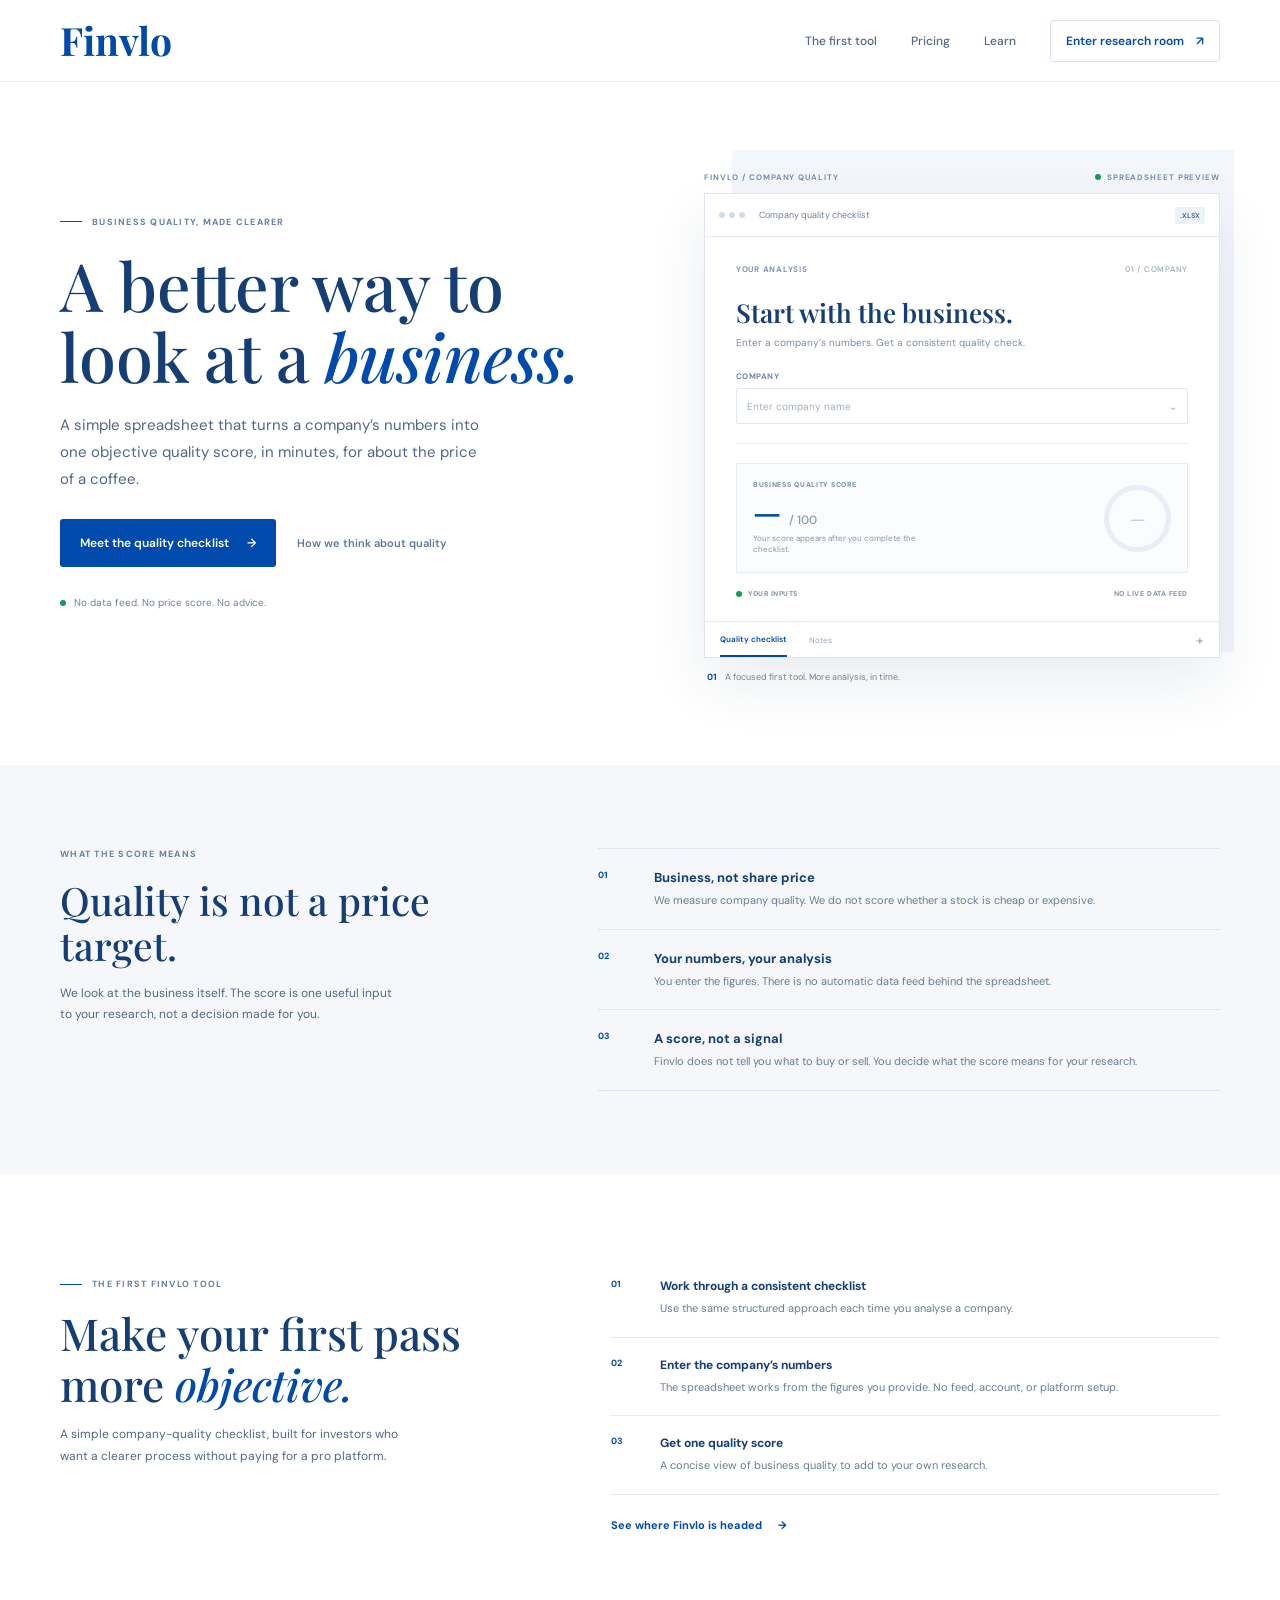
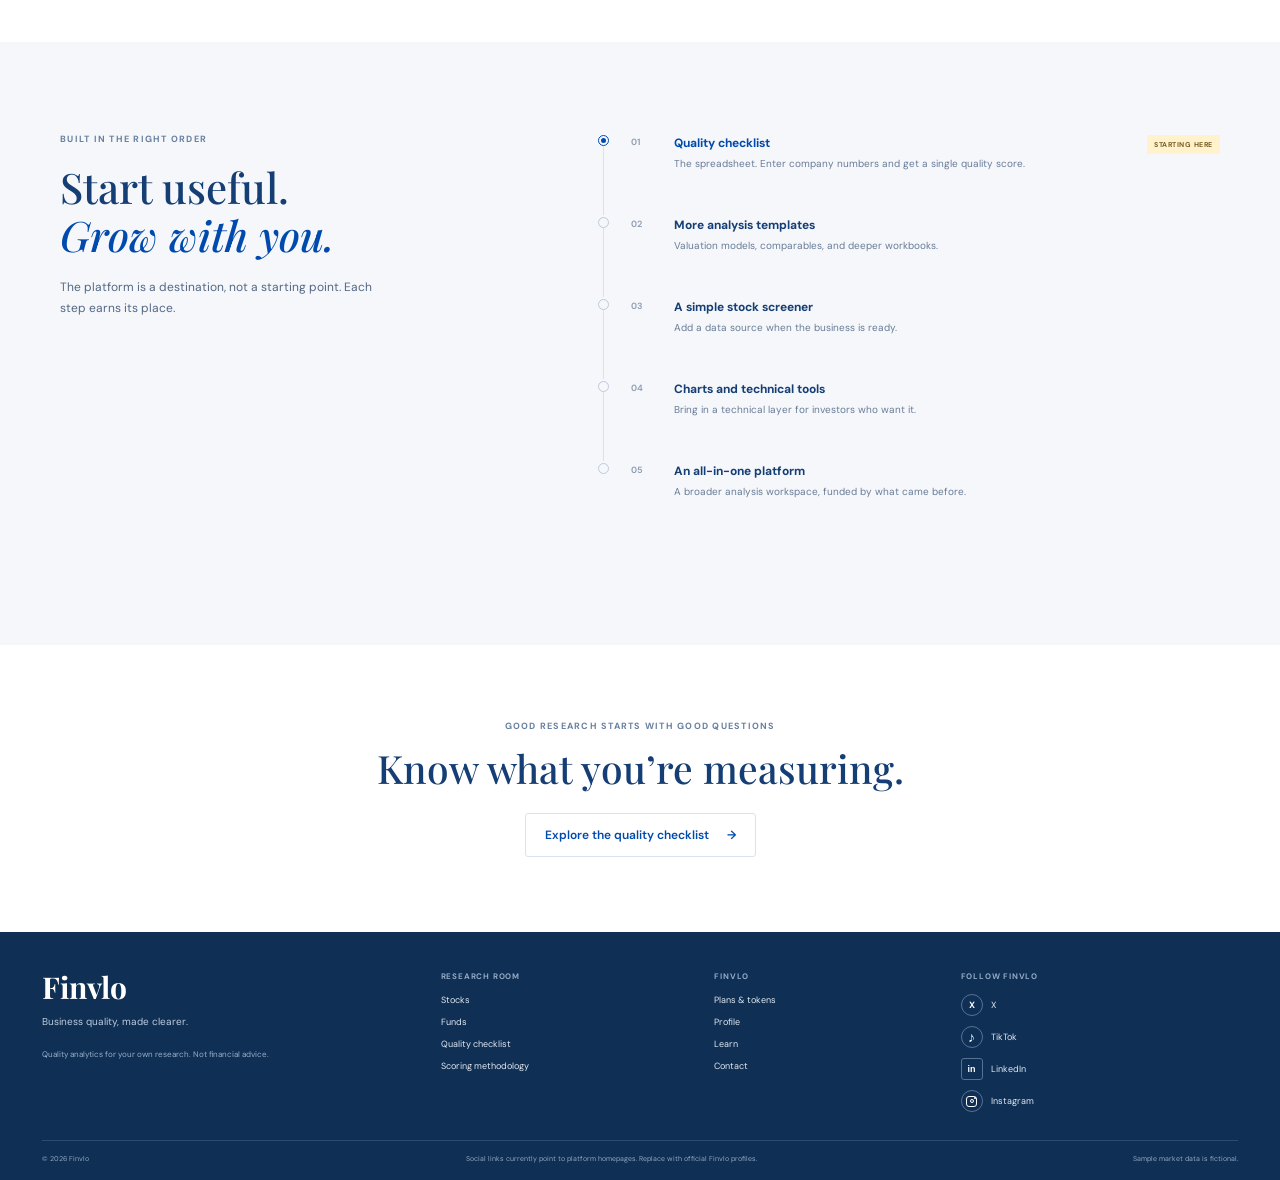
<file: index.html>
<!doctype html>
<html lang="en">
  <head>
    <meta charset="UTF-8" />
    <meta name="viewport" content="width=device-width, initial-scale=1.0" />
    <meta name="theme-color" content="#ffffff" />
    <meta name="description" content="A single, objective quality score for any company. Finvlo helps everyday investors analyse business quality with a simple spreadsheet." />
    <title>Finvlo | Company quality, made clearer</title>
    <link rel="preconnect" href="https://fonts.googleapis.com" />
    <link rel="preconnect" href="https://fonts.gstatic.com" crossorigin />
    <link href="https://fonts.googleapis.com/css2?family=DM+Sans:wght@400;500;600;700&family=Playfair+Display:wght@500;600;700&display=swap" rel="stylesheet" />
    <link rel="stylesheet" href="styles.css" />
    <script src="script.js" defer></script>
  </head>
  <body>
    <header class="site-header">
      <a class="wordmark" href="#top" aria-label="Finvlo home">Finvlo</a>
      <details class="mobile-menu">
        <summary aria-label="Open navigation"><span></span><span></span></summary>
        <nav aria-label="Main navigation"><a href="index.html#product">The first tool</a><a href="pricing.html">Pricing</a><a href="learn.html">Learn</a><a class="nav-cta" href="stocks.html">Enter research room <span aria-hidden="true">↗</span></a></nav>
      </details>
      <nav class="main-nav" aria-label="Main navigation"><a href="index.html#product">The first tool</a><a href="pricing.html">Pricing</a><a href="learn.html">Learn</a><a class="nav-cta" href="stocks.html">Enter research room <span aria-hidden="true">↗</span></a></nav>
    </header>
    <main class="brand-site" id="top">
      <section class="hero section-wrap">
        <div class="hero-copy">
          <p class="eyebrow"><span class="eyebrow-rule"></span> BUSINESS QUALITY, MADE CLEARER</p>
          <h1>A better way to look at a <em>business.</em></h1>
          <p class="hero-description">A simple spreadsheet that turns a company’s numbers into one objective quality score, in minutes, for about the price of a coffee.</p>
          <div class="hero-actions"><a class="site-button button-primary" href="#product">Meet the quality checklist <span aria-hidden="true">→</span></a><a class="quiet-link" href="#method">How we think about quality</a></div>
          <p class="hero-note"><span class="note-dot"></span> No data feed. No price score. No advice.</p>
        </div>
        <div class="workbook-stage" aria-label="Illustrative preview of the Finvlo spreadsheet">
          <div class="stage-topline"><span>FINVLO / COMPANY QUALITY</span><span class="stage-status"><i></i> SPREADSHEET PREVIEW</span></div>
          <div class="workbook-window">
            <div class="workbook-bar"><span class="window-dots"><i></i><i></i><i></i></span><span>Company quality checklist</span><span class="sheet-tag">.XLSX</span></div>
            <div class="workbook-content"><div class="sheet-intro"><span>YOUR ANALYSIS</span><span class="sheet-number">01 / COMPANY</span></div><h2>Start with the business.</h2><p class="sheet-subtitle">Enter a company’s numbers. Get a consistent quality check.</p><div class="company-field"><span>COMPANY</span><div>Enter company name <span aria-hidden="true">⌄</span></div></div><div class="sheet-rule"></div><div class="score-preview"><div><span class="score-label">BUSINESS QUALITY SCORE</span><strong>— <small>/ 100</small></strong><span class="score-hint">Your score appears after you complete the checklist.</span></div><div class="score-ring" aria-hidden="true">—</div></div><div class="sheet-foot"><span><i></i> YOUR INPUTS</span><span>NO LIVE DATA FEED</span></div></div>
            <div class="sheet-tabs"><span class="active-tab">Quality checklist</span><span>Notes</span><span class="tab-plus">+</span></div>
          </div>
          <p class="stage-caption"><span class="caption-mark">01</span> A focused first tool. More analysis, in time.</p>
        </div>
      </section>
      <section class="principles-band" id="method"><div class="section-wrap principles-inner"><div class="principles-intro"><p class="eyebrow">WHAT THE SCORE MEANS</p><h2>Quality is not a price target.</h2><p>We look at the business itself. The score is one useful input to your research, not a decision made for you.</p></div><div class="principle-list"><article class="principle"><span class="principle-index">01</span><div><h3>Business, not share price</h3><p>We measure company quality. We do not score whether a stock is cheap or expensive.</p></div></article><article class="principle"><span class="principle-index">02</span><div><h3>Your numbers, your analysis</h3><p>You enter the figures. There is no automatic data feed behind the spreadsheet.</p></div></article><article class="principle"><span class="principle-index">03</span><div><h3>A score, not a signal</h3><p>Finvlo does not tell you what to buy or sell. You decide what the score means for your research.</p></div></article></div></div></section>
      <section class="product-section section-wrap" id="product"><div class="section-heading"><p class="eyebrow"><span class="eyebrow-rule"></span> THE FIRST FINVLO TOOL</p><h2>Make your first pass<br />more <em>objective.</em></h2><p>A simple company-quality checklist, built for investors who want a clearer process without paying for a pro platform.</p></div><div class="product-details"><div class="detail-row"><span class="detail-number">01</span><div><h3>Work through a consistent checklist</h3><p>Use the same structured approach each time you analyse a company.</p></div></div><div class="detail-row"><span class="detail-number">02</span><div><h3>Enter the company’s numbers</h3><p>The spreadsheet works from the figures you provide. No feed, account, or platform setup.</p></div></div><div class="detail-row"><span class="detail-number">03</span><div><h3>Get one quality score</h3><p>A concise view of business quality to add to your own research.</p></div></div><a class="text-link" href="#roadmap">See where Finvlo is headed <span aria-hidden="true">→</span></a></div></section>
      <section class="roadmap-section" id="roadmap"><div class="section-wrap roadmap-inner"><div class="roadmap-heading"><p class="eyebrow">BUILT IN THE RIGHT ORDER</p><h2>Start useful.<br /><em>Grow with you.</em></h2><p>The platform is a destination, not a starting point. Each step earns its place.</p></div><ol class="roadmap-list"><li class="roadmap-item is-current"><span class="roadmap-marker"><i></i></span><span class="roadmap-step">01</span><div><h3>Quality checklist</h3><p>The spreadsheet. Enter company numbers and get a single quality score.</p></div><span class="roadmap-label">STARTING HERE</span></li><li class="roadmap-item"><span class="roadmap-marker"></span><span class="roadmap-step">02</span><div><h3>More analysis templates</h3><p>Valuation models, comparables, and deeper workbooks.</p></div></li><li class="roadmap-item"><span class="roadmap-marker"></span><span class="roadmap-step">03</span><div><h3>A simple stock screener</h3><p>Add a data source when the business is ready.</p></div></li><li class="roadmap-item"><span class="roadmap-marker"></span><span class="roadmap-step">04</span><div><h3>Charts and technical tools</h3><p>Bring in a technical layer for investors who want it.</p></div></li><li class="roadmap-item"><span class="roadmap-marker"></span><span class="roadmap-step">05</span><div><h3>An all-in-one platform</h3><p>A broader analysis workspace, funded by what came before.</p></div></li></ol></div></section>
      <section class="closing-section section-wrap"><p class="eyebrow">GOOD RESEARCH STARTS WITH GOOD QUESTIONS</p><h2>Know what you’re measuring.</h2><a class="site-button button-light" href="#product">Explore the quality checklist <span aria-hidden="true">→</span></a></section>
    </main>
    <footer class="site-footer"><div class="footer-top section-wrap"><a class="wordmark footer-wordmark" href="index.html#top">Finvlo</a><p>Clearer company analysis for everyday investors.</p><nav aria-label="Footer navigation"><a href="stocks.html">Stocks</a><a href="etfs.html">ETFs</a><a href="pricing.html">Pricing</a><a href="learn.html">Learn</a><a href="profile.html">Profile</a></nav></div><div class="footer-bottom section-wrap"><span>© 2026 Finvlo</span><span>Quality analytics for your own research. Not financial advice.</span></div></footer>
    <div class="legacy-dashboard" aria-hidden="true">
    <div class="app-shell">
      <aside class="sidebar" id="sidebar">
        <a class="brand" href="#overview" aria-label="Finvlo home">
          <span class="brand-mark" aria-hidden="true"><span></span><span></span><span></span></span>
          <span>finvlo</span>
        </a>

        <div class="workspace-label">WORKSPACE</div>
        <nav class="primary-nav" aria-label="Main navigation">
          <a class="nav-link is-active" href="#overview" aria-current="page">
            <svg viewBox="0 0 24 24" aria-hidden="true"><rect x="3.5" y="3.5" width="7" height="7" rx="1.5"/><rect x="13.5" y="3.5" width="7" height="7" rx="1.5"/><rect x="3.5" y="13.5" width="7" height="7" rx="1.5"/><rect x="13.5" y="13.5" width="7" height="7" rx="1.5"/></svg>
            Overview
          </a>
          <a class="nav-link" href="#transactions">
            <svg viewBox="0 0 24 24" aria-hidden="true"><path d="M5 7h14M5 12h14M5 17h14"/><circle cx="3.5" cy="7" r=".5"/><circle cx="3.5" cy="12" r=".5"/><circle cx="3.5" cy="17" r=".5"/></svg>
            Transactions
          </a>
          <a class="nav-link" href="#budgets">
            <svg viewBox="0 0 24 24" aria-hidden="true"><path d="M4 19.5V13m5 6.5V8m5 11.5V4.5m5 15v-9"/></svg>
            Budgets
          </a>
        </nav>

        <div class="sidebar-bottom">
          <div class="upgrade-card">
            <div class="upgrade-spark" aria-hidden="true">✳</div>
            <p class="upgrade-title">Make room for more.</p>
            <p class="upgrade-copy">Your next big goal starts with a clear view.</p>
            <a href="mailto:hello@finvlo.com" class="upgrade-link">Explore Finvlo <span aria-hidden="true">↗</span></a>
          </div>
          <button class="profile-button" type="button" aria-label="Account for Alex Morgan">
            <span class="avatar">AM</span>
            <span class="profile-copy"><strong>Alex Morgan</strong><small>Personal account</small></span>
            <svg class="profile-chevron" viewBox="0 0 24 24" aria-hidden="true"><path d="m8 10 4 4 4-4"/></svg>
          </button>
        </div>
      </aside>

      <main class="main-content" id="overview">
        <header class="topbar">
          <button class="icon-button menu-toggle" id="menu-toggle" type="button" aria-label="Open navigation" aria-expanded="false">
            <svg viewBox="0 0 24 24" aria-hidden="true"><path d="M4 7h16M4 12h16M4 17h16"/></svg>
          </button>
          <div class="breadcrumb"><span>Workspace</span><span class="breadcrumb-separator">/</span><strong>Overview</strong></div>
          <div class="topbar-actions">
            <span class="today-date" id="today-date"></span>
            <button class="icon-button notification-button" type="button" aria-label="Notifications">
              <svg viewBox="0 0 24 24" aria-hidden="true"><path d="M18 9a6 6 0 0 0-12 0c0 7-3 7-3 9h18c0-2-3-2-3-9m-8 12h4"/></svg>
              <span class="notification-dot" aria-hidden="true"></span>
            </button>
          </div>
        </header>

        <div class="page-content">
          <section class="page-heading">
            <div>
              <p class="eyebrow">MONDAY, MADE CLEAR</p>
              <h1>Your money, in focus<span>.</span></h1>
              <p class="page-subtitle">Here’s what’s happening with your finances.</p>
            </div>
            <button class="button button-primary" id="add-transaction" type="button">
              <svg viewBox="0 0 24 24" aria-hidden="true"><path d="M12 5v14M5 12h14"/></svg>
              Add transaction
            </button>
          </section>

          <section class="summary-grid" aria-label="Account summary">
            <article class="summary-card balance-card">
              <div class="card-topline"><span class="metric-label">Total balance</span><button class="visibility-toggle" id="visibility-toggle" type="button" aria-label="Hide balances" title="Hide balances"><svg viewBox="0 0 24 24" aria-hidden="true"><path d="M2.5 12s3.5-6 9.5-6 9.5 6 9.5 6-3.5 6-9.5 6-9.5-6-9.5-6Z"/><circle cx="12" cy="12" r="2.5"/></svg></button></div>
              <p class="metric-value" data-money="$24,680.50">$24,680.50</p>
              <div class="metric-foot"><span class="trend-pill"><span aria-hidden="true">↗</span> 8.2%</span><span>vs. last month</span></div>
              <span class="balance-orbit orbit-one" aria-hidden="true"></span><span class="balance-orbit orbit-two" aria-hidden="true"></span>
            </article>
            <article class="summary-card">
              <div class="card-topline"><span class="metric-label">Income</span><span class="metric-icon income-icon" aria-hidden="true">↙</span></div>
              <p class="metric-value" data-money="$8,420.00">$8,420.00</p>
              <div class="metric-foot"><span class="trend-text">+12.4%</span><span>vs. last month</span></div>
              <div class="mini-bars income-bars" aria-hidden="true"><i></i><i></i><i></i><i></i><i></i><i></i><i></i><i></i><i></i><i></i><i></i><i></i></div>
            </article>
            <article class="summary-card">
              <div class="card-topline"><span class="metric-label">Expenses</span><span class="metric-icon expense-icon" aria-hidden="true">↗</span></div>
              <p class="metric-value" data-money="$3,240.80">$3,240.80</p>
              <div class="metric-foot"><span class="trend-text expense-trend">−4.6%</span><span>vs. last month</span></div>
              <div class="mini-bars expense-bars" aria-hidden="true"><i></i><i></i><i></i><i></i><i></i><i></i><i></i><i></i><i></i><i></i><i></i><i></i></div>
            </article>
          </section>

          <section class="content-grid">
            <article class="panel cashflow-panel">
              <div class="panel-heading">
                <div><h2>Cash flow</h2><p>Your income and expenses over time</p></div>
                <div class="period-switch" role="group" aria-label="Cash flow period">
                  <button class="period-button" data-period="1W" type="button">1W</button>
                  <button class="period-button" data-period="1M" type="button">1M</button>
                  <button class="period-button is-selected" data-period="6M" type="button" aria-pressed="true">6M</button>
                  <button class="period-button" data-period="1Y" type="button">1Y</button>
                </div>
              </div>
              <div class="chart-summary"><strong id="chart-total">$18,420</strong><span class="chart-caption"><span class="chart-key income-key"></span>Income <span class="chart-key expense-key"></span>Expenses</span></div>
              <div class="chart-wrap">
                <div class="chart-y-labels" aria-hidden="true"><span>$10k</span><span>$7.5k</span><span>$5k</span><span>$2.5k</span><span>$0</span></div>
                <svg class="cashflow-chart" viewBox="0 0 720 220" role="img" aria-label="Cash flow chart showing income above expenses over the last six months" preserveAspectRatio="none">
                  <defs><linearGradient id="income-fill" x1="0" x2="0" y1="0" y2="1"><stop offset="0%" stop-color="#37a88a" stop-opacity=".20"/><stop offset="100%" stop-color="#37a88a" stop-opacity="0"/></linearGradient></defs>
                  <g class="chart-grid-lines"><path d="M0 10H720M0 58H720M0 106H720M0 154H720M0 202H720"/></g>
                  <path class="income-area" d="M0 110 C45 96 65 78 110 85 S175 111 220 81 S290 52 330 67 S400 92 440 58 S510 40 550 57 S620 75 660 33 S700 39 720 19 L720 202 L0 202Z"/>
                  <path class="income-line" d="M0 110 C45 96 65 78 110 85 S175 111 220 81 S290 52 330 67 S400 92 440 58 S510 40 550 57 S620 75 660 33 S700 39 720 19"/>
                  <path class="expense-line" d="M0 158 C45 151 65 161 110 145 S175 160 220 144 S290 137 330 151 S400 143 440 129 S510 145 550 126 S620 136 660 113 S700 124 720 105"/>
                  <circle class="chart-endpoint" cx="720" cy="19" r="5"/>
                </svg>
              </div>
              <div class="chart-x-labels" id="chart-x-labels"><span>May</span><span>Jun</span><span>Jul</span><span>Aug</span><span>Sep</span><span>Oct</span></div>
            </article>

            <article class="panel budget-panel" id="budgets">
              <div class="panel-heading"><div><h2>Monthly budget</h2><p>A little progress goes a long way</p></div><button class="icon-button more-button" type="button" aria-label="Budget options"><svg viewBox="0 0 24 24" aria-hidden="true"><circle cx="5" cy="12" r="1"/><circle cx="12" cy="12" r="1"/><circle cx="19" cy="12" r="1"/></svg></button></div>
              <div class="budget-total"><strong>$3,240</strong><span>of $5,000</span></div>
              <div class="budget-track" role="progressbar" aria-label="Monthly budget used" aria-valuenow="65" aria-valuemin="0" aria-valuemax="100"><span></span></div>
              <div class="budget-remaining"><span><span class="status-dot"></span>On track</span><span>$1,760 left</span></div>
              <div class="budget-divider"></div>
              <div class="category-heading"><span>Top categories</span><a href="#transactions">See all</a></div>
              <div class="category-row"><span class="category-symbol food-symbol" aria-hidden="true">F</span><span class="category-name">Food & dining</span><span class="category-amount">$840</span></div>
              <div class="category-row"><span class="category-symbol home-symbol" aria-hidden="true">H</span><span class="category-name">Home</span><span class="category-amount">$620</span></div>
              <div class="category-row"><span class="category-symbol travel-symbol" aria-hidden="true">T</span><span class="category-name">Transport</span><span class="category-amount">$390</span></div>
            </article>
          </section>

          <section class="panel transactions-panel" id="transactions">
            <div class="panel-heading transactions-heading"><div><h2>Recent transactions</h2><p>Your latest money moves</p></div><a class="text-link" href="#transactions">All transactions <span aria-hidden="true">→</span></a></div>
            <div class="transaction-table-wrap">
              <table class="transaction-table">
                <thead><tr><th scope="col">Name</th><th scope="col">Category</th><th scope="col">Date</th><th scope="col">Amount</th></tr></thead>
                <tbody id="transaction-list">
                  <tr><td><span class="merchant-mark market-mark">M</span><span class="merchant-name">Market House</span></td><td>Groceries</td><td>Today, 10:42 AM</td><td class="amount-negative">−$64.25</td></tr>
                  <tr><td><span class="merchant-mark salary-mark">N</span><span class="merchant-name">Northstar Studio</span></td><td>Salary</td><td>Today, 9:15 AM</td><td class="amount-positive">+$3,850.00</td></tr>
                  <tr><td><span class="merchant-mark coffee-mark">C</span><span class="merchant-name">Common Grounds</span></td><td>Food & dining</td><td>Yesterday</td><td class="amount-negative">−$12.80</td></tr>
                  <tr><td><span class="merchant-mark home-mark">H</span><span class="merchant-name">Home & Co.</span></td><td>Home</td><td>Oct 24, 2026</td><td class="amount-negative">−$128.00</td></tr>
                </tbody>
              </table>
            </div>
          </section>
          <footer class="page-footer"><span>Finvlo for your everyday.</span><span>Demo data · <a href="mailto:hello@finvlo.com">Get in touch</a></span></footer>
        </div>
      </main>
    </div>

    <dialog class="transaction-dialog" id="transaction-dialog" aria-labelledby="dialog-title">
      <form id="transaction-form" method="dialog">
        <div class="dialog-heading"><div><p class="eyebrow">YOUR FINANCES</p><h2 id="dialog-title">Add a transaction</h2></div><button class="icon-button dialog-close" id="dialog-close" type="button" aria-label="Close"><svg viewBox="0 0 24 24" aria-hidden="true"><path d="m6 6 12 12M18 6 6 18"/></svg></button></div>
        <label class="form-field">Description<input name="description" type="text" placeholder="e.g. Weekly groceries" required maxlength="48" /></label>
        <div class="form-row"><label class="form-field">Amount<input name="amount" type="number" min="0.01" step="0.01" placeholder="0.00" required /></label><label class="form-field">Type<select name="type"><option value="expense">Expense</option><option value="income">Income</option></select></label></div>
        <label class="form-field">Category<select name="category"><option>Groceries</option><option>Food & dining</option><option>Transport</option><option>Home</option><option>Shopping</option><option>Salary</option><option>Other</option></select></label>
        <div class="dialog-actions"><button class="button button-secondary" id="cancel-transaction" type="button">Cancel</button><button class="button button-primary" type="submit">Add transaction</button></div>
      </form>
    </dialog>
    </div>
  </body>
</html>
</file>
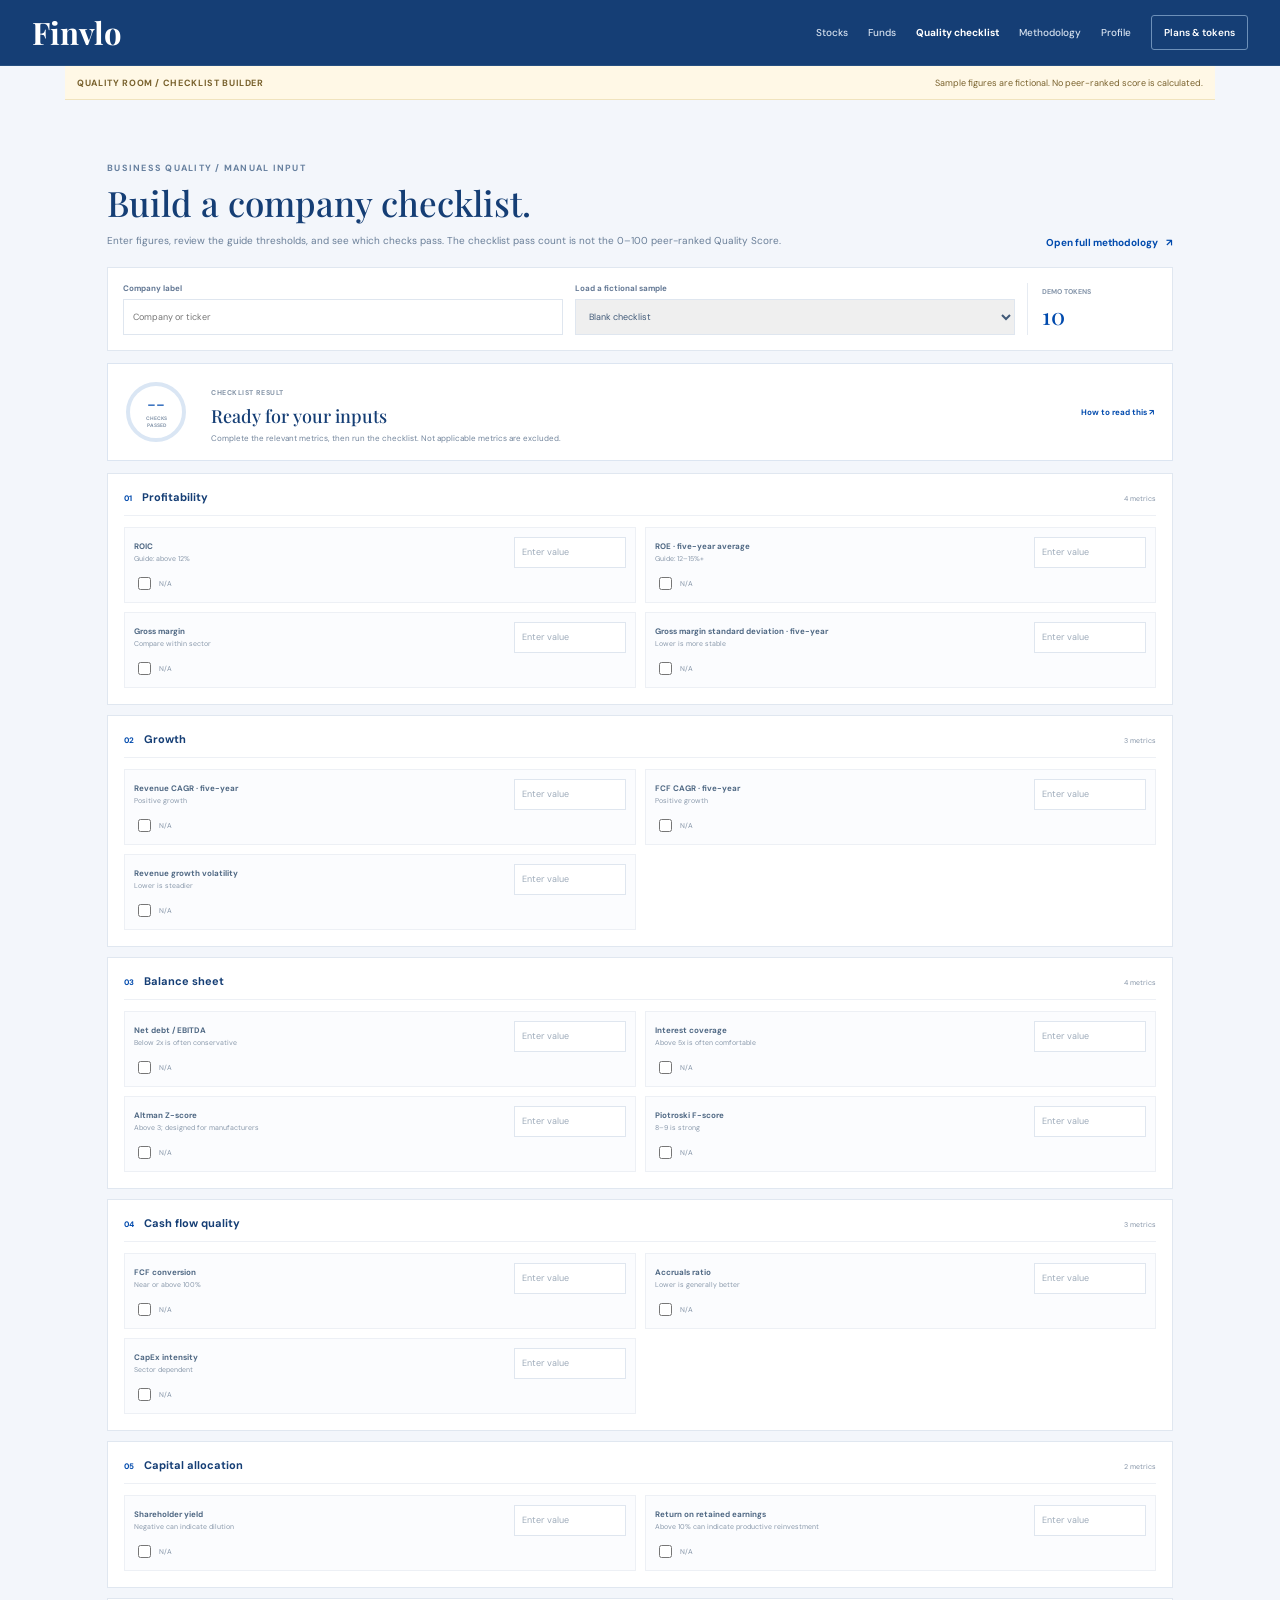
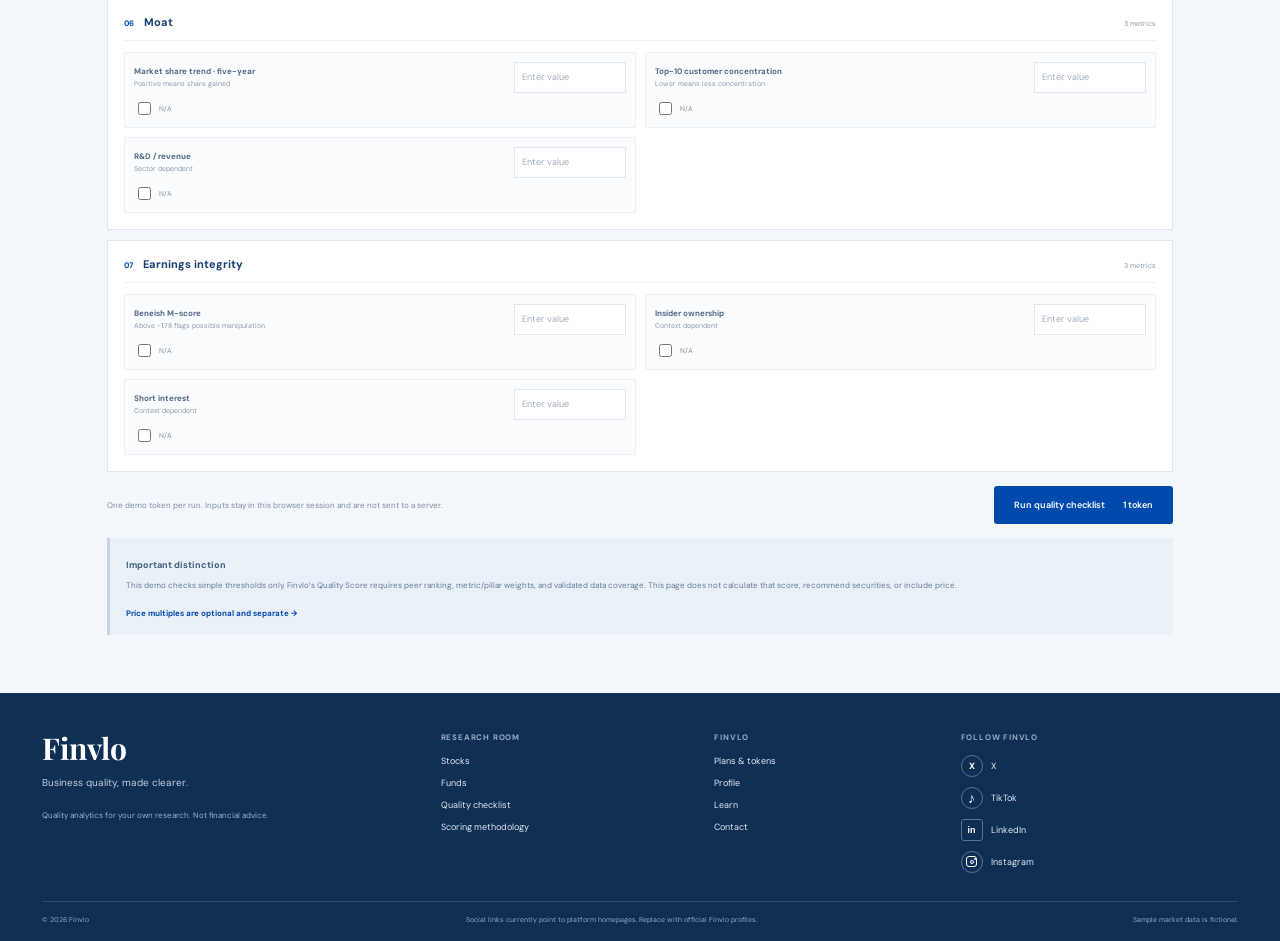
<file: checklist.html>
<!doctype html>
<html lang="en">
  <head>
    <meta charset="UTF-8" /><meta name="viewport" content="width=device-width, initial-scale=1.0" /><meta name="theme-color" content="#ffffff" />
    <meta name="description" content="Enter company figures and review a transparent Finvlo quality checklist. The demo shows threshold passes, not a peer-ranked score." />
    <title>Quality checklist | Finvlo</title><link rel="preconnect" href="https://fonts.googleapis.com" /><link rel="preconnect" href="https://fonts.gstatic.com" crossorigin /><link href="https://fonts.googleapis.com/css2?family=DM+Sans:wght@400;500;600;700&family=Playfair+Display:wght@500;600;700&display=swap" rel="stylesheet" /><link rel="stylesheet" href="styles.css" /><script src="script.js" defer></script>
  </head>
  <body>
    <header class="site-header"><a class="wordmark" href="index.html#top" aria-label="Finvlo home">Finvlo</a><details class="mobile-menu"><summary aria-label="Open navigation"><span></span><span></span></summary><nav aria-label="Research navigation"><a href="stocks.html">Stocks</a><a href="etfs.html">Funds</a><a href="checklist.html" aria-current="page">Quality checklist</a><a href="methodology.html">Methodology</a><a href="profile.html">Profile</a><a href="pricing.html">Plan &amp; tokens</a></nav></details><nav class="main-nav" aria-label="Research navigation"><a href="stocks.html">Stocks</a><a href="etfs.html">Funds</a><a href="checklist.html" aria-current="page">Quality checklist</a><a href="methodology.html">Methodology</a><a href="profile.html">Profile</a><a href="pricing.html">Plan &amp; tokens</a></nav></header>
    <main class="research-app checklist-app" id="top">
      <div class="demo-banner"><span>QUALITY ROOM / CHECKLIST BUILDER</span><span>Sample figures are fictional. No peer-ranked score is calculated.</span></div>
      <section class="checklist-heading"><div><p class="eyebrow">BUSINESS QUALITY / MANUAL INPUT</p><h1>Build a company checklist.</h1><p>Enter figures, review the guide thresholds, and see which checks pass. The checklist pass count is not the 0–100 peer-ranked Quality Score.</p></div><a class="app-action" href="methodology.html">Open full methodology <span aria-hidden="true">↗</span></a></section>
      <section class="checklist-controls"><label>Company label<input id="checklist-company" type="text" maxlength="60" placeholder="Company or ticker" /></label><label>Load a fictional sample<select id="sample-company"><option value="">Blank checklist</option></select></label><div class="checklist-token"><span>DEMO TOKENS</span><strong id="checklist-token-count">10</strong></div></section>
      <section class="checklist-result" id="checklist-result" aria-live="polite"><div class="result-gauge"><strong id="pass-count">--</strong><span>CHECKS<br />PASSED</span></div><div><span class="score-caption">CHECKLIST RESULT</span><h2 id="result-title">Ready for your inputs</h2><p id="result-description">Complete the relevant metrics, then run the checklist. Not applicable metrics are excluded.</p></div><a href="methodology.html">How to read this <span aria-hidden="true">↗</span></a></section>
      <form id="quality-check-form"><div id="checklist-fields"></div><div class="checklist-submit"><p>One demo token per run. Inputs stay in this browser session and are not sent to a server.</p><button class="site-button button-primary" type="submit">Run quality checklist <span>1 token</span></button></div></form>
      <section class="checklist-disclaimer"><strong>Important distinction</strong><p>This demo checks simple thresholds only. Finvlo’s Quality Score requires peer ranking, metric/pillar weights, and validated data coverage. This page does not calculate that score, recommend securities, or include price.</p><a href="profile.html">Price multiples are optional and separate <span aria-hidden="true">→</span></a></section>
    </main>
    <footer class="research-footer"><a href="index.html">Finvlo</a><span>Quality analytics for your own research. Not financial advice.</span></footer>
  </body>
</html>
</file>
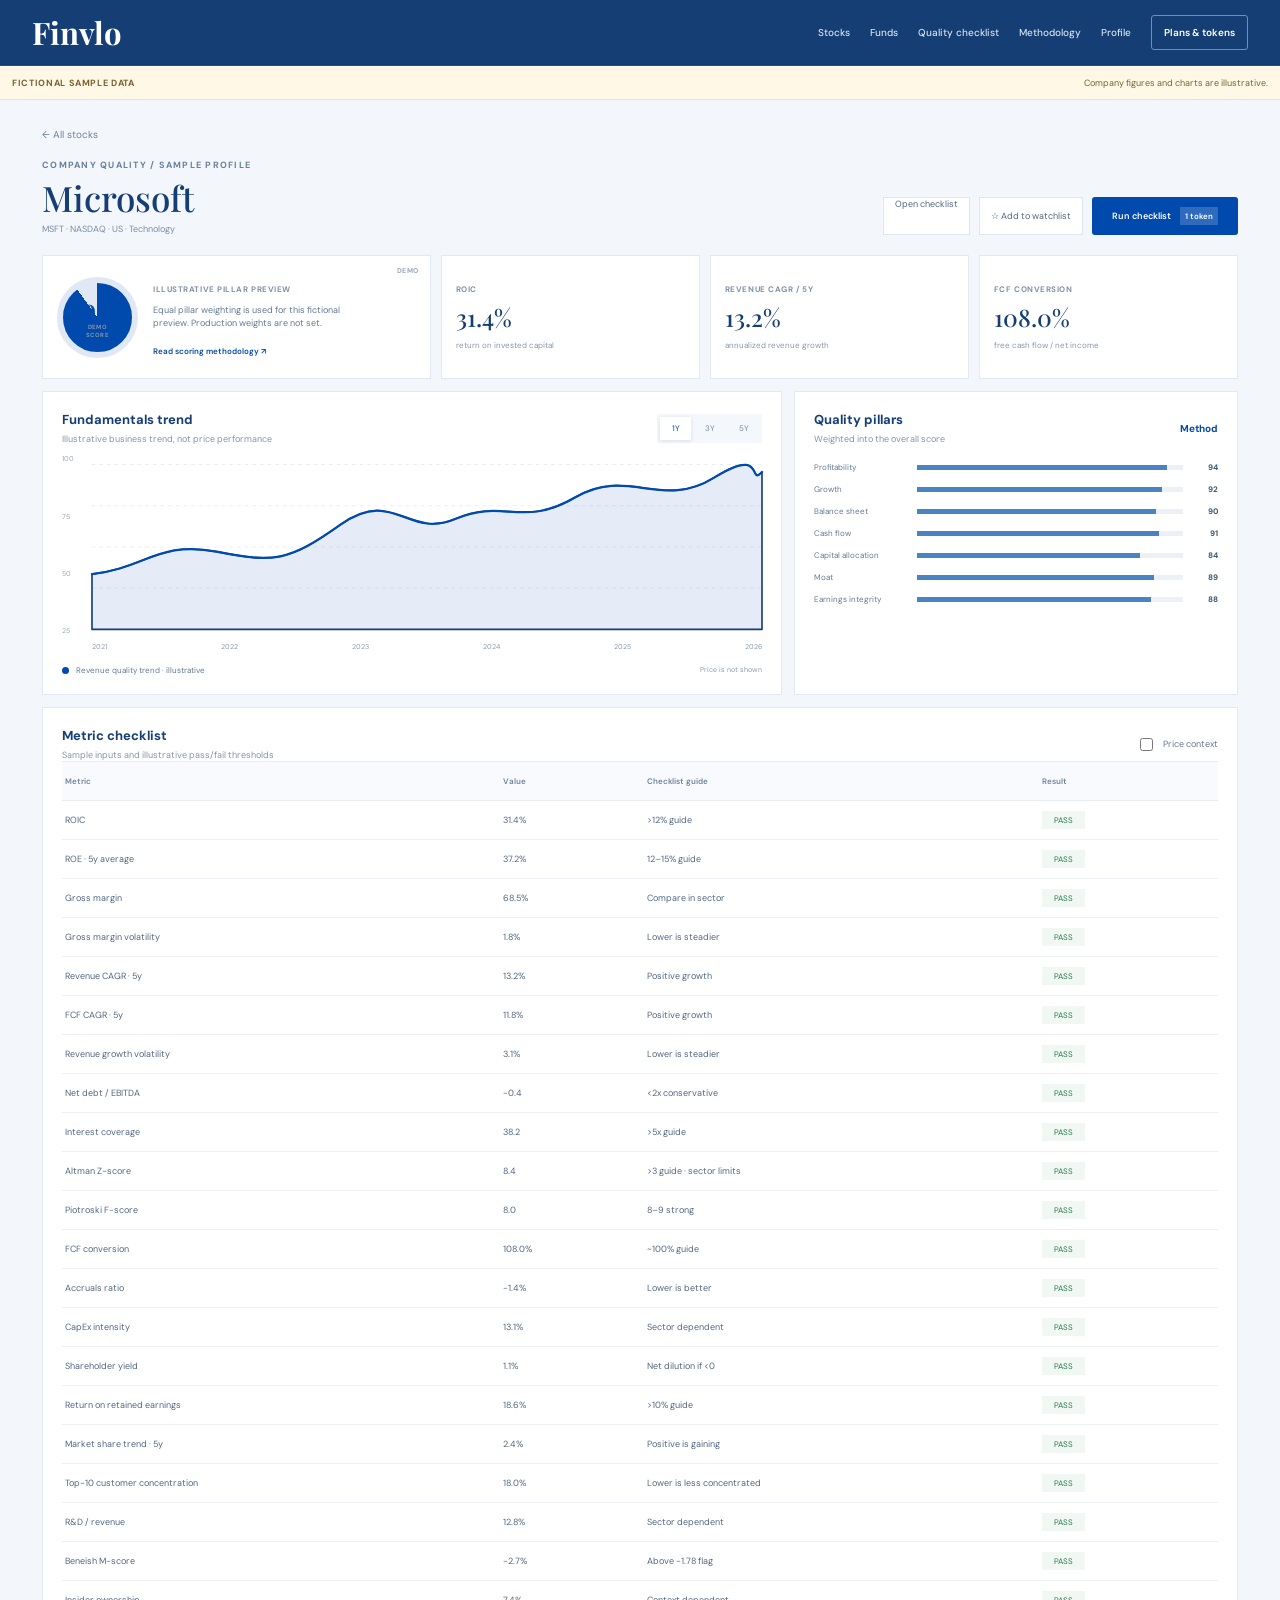
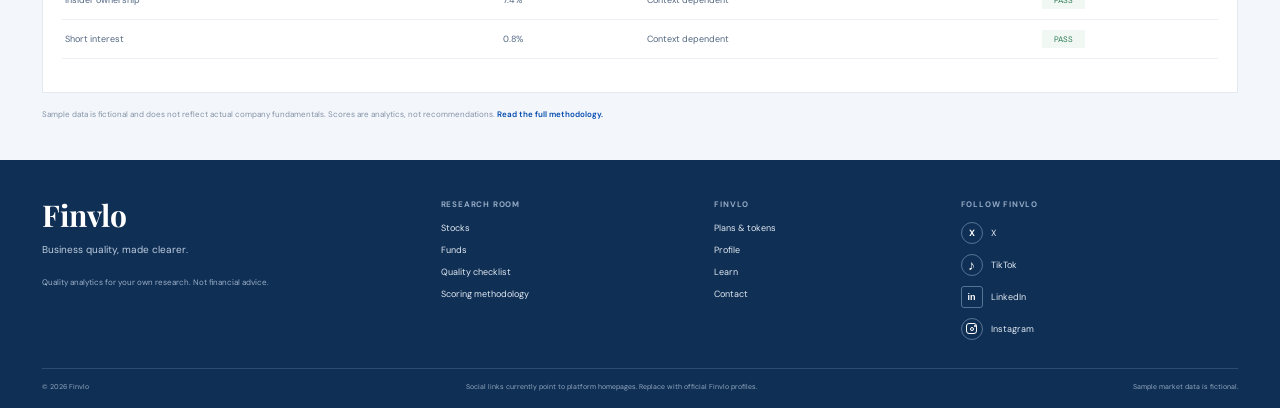
<file: company.html>
<!doctype html>
<html lang="en">
  <head>
    <meta charset="UTF-8" />
    <meta name="viewport" content="width=device-width, initial-scale=1.0" />
    <meta name="theme-color" content="#ffffff" />
    <meta name="description" content="Explore an illustrative Finvlo company quality checklist and sample fundamentals." />
    <title>Company research | Finvlo</title>
    <link rel="preconnect" href="https://fonts.googleapis.com" /><link rel="preconnect" href="https://fonts.gstatic.com" crossorigin />
    <link href="https://fonts.googleapis.com/css2?family=DM+Sans:wght@400;500;600;700&family=Playfair+Display:wght@500;600;700&display=swap" rel="stylesheet" />
    <link rel="stylesheet" href="styles.css" /><script src="script.js" defer></script>
  </head>
  <body class="product-room">
    <header class="site-header"><a class="wordmark" href="index.html#top" aria-label="Finvlo home">Finvlo</a><details class="mobile-menu"><summary aria-label="Open navigation"><span></span><span></span></summary><nav aria-label="Main navigation"><a href="stocks.html">Stocks</a><a href="etfs.html">ETFs</a><a href="pricing.html">Pricing</a><a href="learn.html">Learn</a><a href="profile.html">Profile</a></nav></details><nav class="main-nav" aria-label="Main navigation"><a href="stocks.html">Stocks</a><a href="etfs.html">ETFs</a><a href="pricing.html">Pricing</a><a href="methodology.html">Methodology</a><a href="profile.html">Profile</a></nav></header>
    <main class="research-app detail-app" id="top"><div class="demo-banner"><span>FICTIONAL SAMPLE DATA</span><span>Company figures and charts are illustrative.</span></div><a class="back-link" href="stocks.html">← All stocks</a><section class="company-titlebar"><div><p class="eyebrow">COMPANY QUALITY / SAMPLE PROFILE</p><h1 id="company-name">Company research</h1><p class="company-subtitle" id="company-meta"></p></div><div class="title-actions"><a class="icon-action" id="open-checklist" href="checklist.html">Open checklist</a><button class="icon-action" id="watchlist-button" type="button" aria-pressed="false"><span aria-hidden="true">☆</span> Add to watchlist</button><button class="site-button button-primary run-analysis" id="run-analysis" type="button">Run checklist <span>1 token</span></button></div></section>
      <section class="company-score-grid"><article class="quality-score-panel"><div class="score-gauge" id="company-gauge"><strong id="company-score">--</strong><span>DEMO<br />SCORE</span></div><div><span class="score-caption">ILLUSTRATIVE PILLAR PREVIEW</span><p id="company-score-note">Equal pillar weighting is used for this fictional preview. Production weights are not set.</p><a href="methodology.html">Read scoring methodology ↗</a></div><span class="fictional-stamp">DEMO</span></article><article class="stat-panel"><span>ROIC</span><strong id="company-roic">--</strong><small>return on invested capital</small></article><article class="stat-panel"><span>REVENUE CAGR / 5Y</span><strong id="company-growth">--</strong><small>annualized revenue growth</small></article><article class="stat-panel"><span>FCF CONVERSION</span><strong id="company-cash">--</strong><small>free cash flow / net income</small></article></section>
      <section class="detail-layout"><article class="market-panel chart-panel"><div class="market-panel-head"><div><h2>Fundamentals trend</h2><p>Illustrative business trend, not price performance</p></div><div class="period-tabs" role="group" aria-label="Chart period"><button class="period-tab is-active" data-chart-period="1Y" type="button">1Y</button><button class="period-tab" data-chart-period="3Y" type="button">3Y</button><button class="period-tab" data-chart-period="5Y" type="button">5Y</button></div></div><div class="detail-chart"><div class="chart-y-axis"><span>100</span><span>75</span><span>50</span><span>25</span></div><svg viewBox="0 0 700 190" preserveAspectRatio="none" role="img" aria-label="Fictional fundamentals trend chart"><path class="chart-grid" d="M0 8H700M0 52H700M0 96H700M0 140H700M0 184H700"/><path class="detail-area" d="M0 125 C55 119 70 89 130 101 S205 112 260 72 S330 88 380 66 S450 76 505 43 S595 57 650 22 S685 32 700 16 L700 184 L0 184Z"/><path class="detail-line" d="M0 125 C55 119 70 89 130 101 S205 112 260 72 S330 88 380 66 S450 76 505 43 S595 57 650 22 S685 32 700 16"/></svg></div><div class="chart-axis-labels"><span>2021</span><span>2022</span><span>2023</span><span>2024</span><span>2025</span><span>2026</span></div><div class="chart-legend"><span><i></i>Revenue quality trend · illustrative</span><small>Price is not shown</small></div></article>
        <article class="market-panel pillar-panel"><div class="market-panel-head"><div><h2>Quality pillars</h2><p>Weighted into the overall score</p></div><a class="small-link" href="methodology.html">Method</a></div><div id="pillar-list" class="pillar-list"></div></article></section>
      <section class="market-panel checklist-panel"><div class="market-panel-head"><div><h2>Metric checklist</h2><p>Sample inputs and illustrative pass/fail thresholds</p></div><label class="context-toggle"><input id="price-context-toggle" type="checkbox" /><span>Price context</span></label></div><div class="table-scroll"><table class="market-table metric-table"><thead><tr><th>Metric</th><th>Value</th><th>Checklist guide</th><th>Result</th></tr></thead><tbody id="metric-list"></tbody></table></div><div id="price-context-panel" class="price-context-panel" hidden></div></section>
      <p class="app-disclaimer">Sample data is fictional and does not reflect actual company fundamentals. Scores are analytics, not recommendations. <a href="methodology.html">Read the full methodology.</a></p>
    </main><footer class="research-footer"><a href="index.html">Finvlo</a><span>Quality analytics for your own research. Not financial advice.</span></footer>
  </body>
</html>
</file>
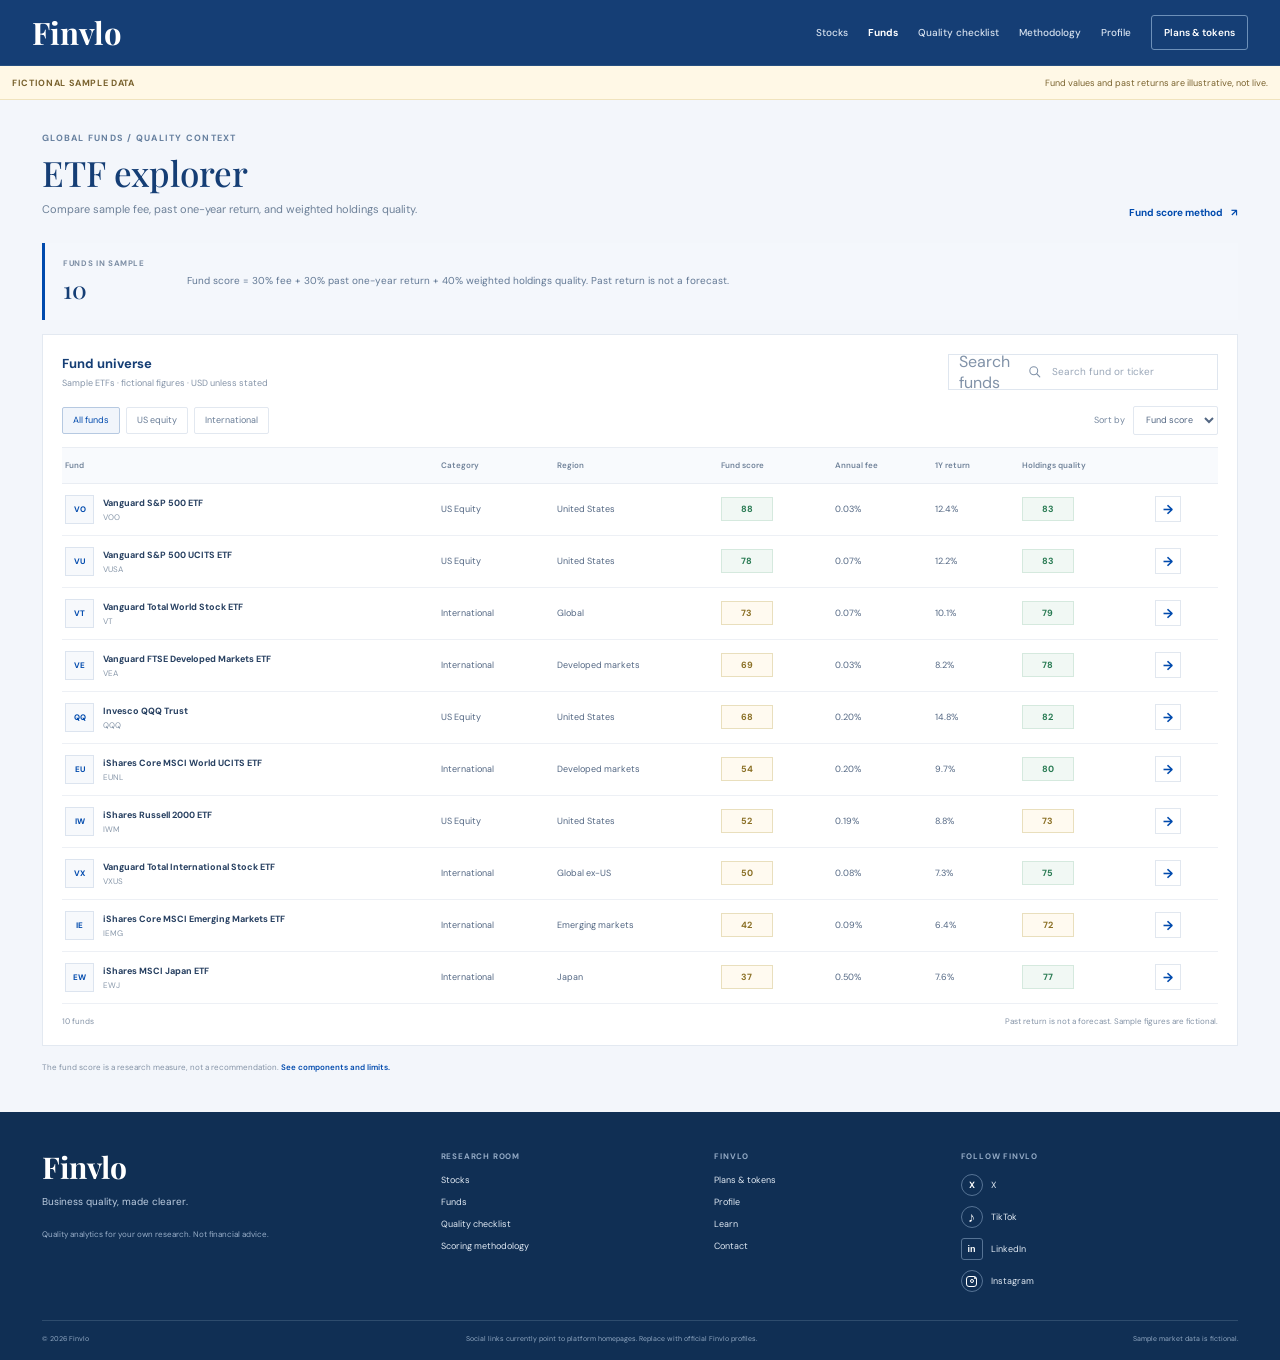
<file: etfs.html>
<!doctype html>
<html lang="en">
  <head>
    <meta charset="UTF-8" />
    <meta name="viewport" content="width=device-width, initial-scale=1.0" />
    <meta name="theme-color" content="#ffffff" />
    <meta name="description" content="Learn how Finvlo approaches ETF analysis and what is, and is not, in the first spreadsheet." />
    <title>ETFs | Finvlo</title>
    <link rel="preconnect" href="https://fonts.googleapis.com" />
    <link rel="preconnect" href="https://fonts.gstatic.com" crossorigin />
    <link href="https://fonts.googleapis.com/css2?family=DM+Sans:wght@400;500;600;700&family=Playfair+Display:wght@500;600;700&display=swap" rel="stylesheet" />
    <link rel="stylesheet" href="styles.css" />
    <script src="script.js" defer></script>
  </head>
  <body class="product-room">
    <header class="site-header">
      <a class="wordmark" href="index.html#top" aria-label="Finvlo home">Finvlo</a>
      <details class="mobile-menu"><summary aria-label="Open navigation"><span></span><span></span></summary><nav aria-label="Main navigation"><a href="stocks.html">Stocks</a><a href="etfs.html" aria-current="page">ETFs</a><a href="pricing.html">Pricing</a><a href="learn.html">Learn</a><a href="profile.html">Profile</a><a class="nav-cta" href="index.html#product">Quality checklist <span aria-hidden="true">↗</span></a></nav></details>
      <nav class="main-nav" aria-label="Main navigation"><a href="stocks.html">Stocks</a><a href="etfs.html" aria-current="page">ETFs</a><a href="pricing.html">Pricing</a><a href="learn.html">Learn</a><a href="profile.html">Profile</a><a class="nav-cta" href="index.html#product">Quality checklist <span aria-hidden="true">↗</span></a></nav>
    </header>
    <main class="research-app" id="top">
      <div class="demo-banner"><span>FICTIONAL SAMPLE DATA</span><span>Fund values and past returns are illustrative, not live.</span></div>
      <section class="research-heading"><div><p class="eyebrow">GLOBAL FUNDS / QUALITY CONTEXT</p><h1>ETF explorer</h1><p>Compare sample fee, past one-year return, and weighted holdings quality.</p></div><a class="app-action" href="methodology.html#fund-score">Fund score method <span aria-hidden="true">↗</span></a></section>
      <section class="fund-summary"><div><span>FUNDS IN SAMPLE</span><strong>10</strong></div><p>Fund score = 30% fee + 30% past one-year return + 40% weighted holdings quality. Past return is not a forecast.</p></section>
      <section class="market-panel"><div class="market-panel-head"><div><h2>Fund universe</h2><p>Sample ETFs · fictional figures · USD unless stated</p></div><label class="search-box"><span class="sr-only">Search funds</span><svg viewBox="0 0 24 24" aria-hidden="true"><circle cx="10.8" cy="10.8" r="6.3"/><path d="m16 16 4.5 4.5"/></svg><input id="etf-search" type="search" placeholder="Search fund or ticker" /></label></div>
        <div class="market-filters"><div class="filter-set" role="group" aria-label="Fund categories"><button class="filter-chip is-active" data-fund-category="All" type="button">All funds</button><button class="filter-chip" data-fund-category="US Equity" type="button">US equity</button><button class="filter-chip" data-fund-category="International" type="button">International</button></div><label class="sort-control">Sort by<select id="etf-sort"><option value="score">Fund score</option><option value="fee">Lowest fee</option><option value="return">1Y return</option></select></label></div>
        <div class="table-scroll"><table class="market-table fund-table"><thead><tr><th>Fund</th><th>Category</th><th>Region</th><th>Fund score</th><th>Annual fee</th><th>1Y return</th><th>Holdings quality</th><th></th></tr></thead><tbody id="etf-list"></tbody></table></div><div class="market-panel-foot"><span id="etf-count">10 funds</span><span>Past return is not a forecast. Sample figures are fictional.</span></div>
      </section>
      <p class="app-disclaimer">The fund score is a research measure, not a recommendation. <a href="methodology.html#fund-score">See components and limits.</a></p>
    </main>
    <footer class="site-footer"><div class="footer-top section-wrap"><a class="wordmark footer-wordmark" href="index.html#top">Finvlo</a><p>Clearer company analysis for everyday investors.</p><nav aria-label="Footer navigation"><a href="stocks.html">Stocks</a><a href="etfs.html">ETFs</a><a href="pricing.html">Pricing</a><a href="learn.html">Learn</a><a href="profile.html">Profile</a></nav></div><div class="footer-bottom section-wrap"><span>© 2026 Finvlo</span><span>Quality analytics for your own research. Not financial advice.</span></div></footer>
  </body>
</html>
</file>
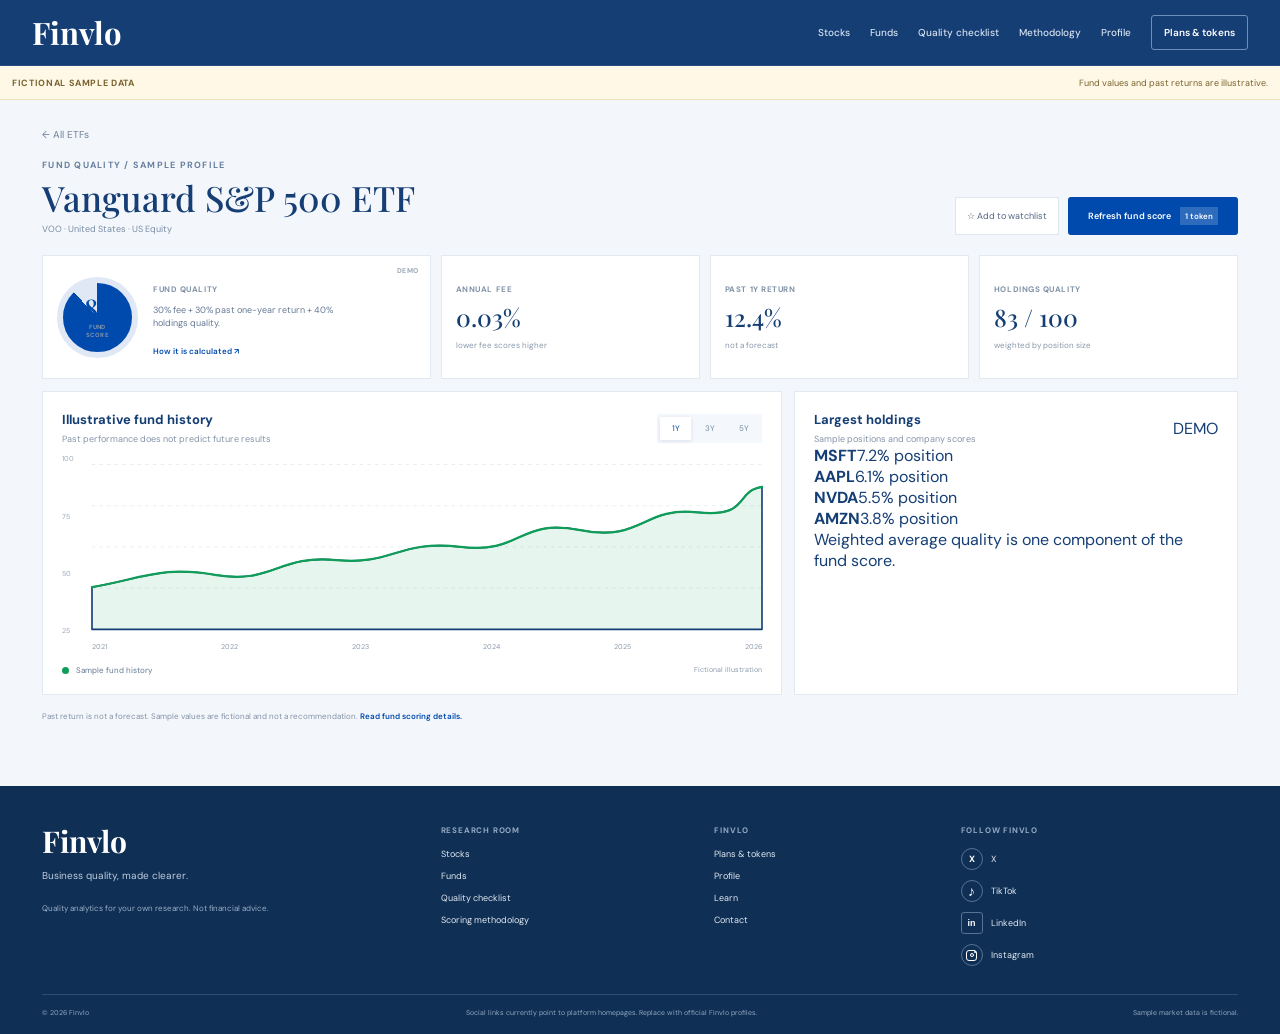
<file: fund.html>
<!doctype html>
<html lang="en">
  <head><meta charset="UTF-8" /><meta name="viewport" content="width=device-width, initial-scale=1.0" /><meta name="theme-color" content="#ffffff" /><meta name="description" content="Illustrative ETF fund quality breakdown for research and learning." /><title>Fund research | Finvlo</title><link rel="preconnect" href="https://fonts.googleapis.com" /><link rel="preconnect" href="https://fonts.gstatic.com" crossorigin /><link href="https://fonts.googleapis.com/css2?family=DM+Sans:wght@400;500;600;700&family=Playfair+Display:wght@500;600;700&display=swap" rel="stylesheet" /><link rel="stylesheet" href="styles.css" /><script src="script.js" defer></script></head>
  <body><header class="site-header"><a class="wordmark" href="index.html#top" aria-label="Finvlo home">Finvlo</a><details class="mobile-menu"><summary aria-label="Open navigation"><span></span><span></span></summary><nav aria-label="Main navigation"><a href="stocks.html">Stocks</a><a href="etfs.html">ETFs</a><a href="pricing.html">Pricing</a><a href="learn.html">Learn</a><a href="profile.html">Profile</a></nav></details><nav class="main-nav" aria-label="Main navigation"><a href="stocks.html">Stocks</a><a href="etfs.html">ETFs</a><a href="pricing.html">Pricing</a><a href="methodology.html">Methodology</a><a href="profile.html">Profile</a></nav></header>
    <main class="research-app detail-app"><div class="demo-banner"><span>FICTIONAL SAMPLE DATA</span><span>Fund values and past returns are illustrative.</span></div><a class="back-link" href="etfs.html">← All ETFs</a><section class="company-titlebar"><div><p class="eyebrow">FUND QUALITY / SAMPLE PROFILE</p><h1 id="fund-name">Fund research</h1><p class="company-subtitle" id="fund-meta"></p></div><div class="title-actions"><button class="icon-action" id="fund-watchlist-button" type="button" aria-pressed="false"><span aria-hidden="true">☆</span> Add to watchlist</button><button class="site-button button-primary run-analysis" id="run-fund-analysis" type="button">Refresh fund score <span>1 token</span></button></div></section>
      <section class="company-score-grid fund-score-grid"><article class="quality-score-panel"><div class="score-gauge" id="fund-gauge"><strong id="fund-score">--</strong><span>FUND<br />SCORE</span></div><div><span class="score-caption">FUND QUALITY</span><p>30% fee + 30% past one-year return + 40% holdings quality.</p><a href="methodology.html#fund-score">How it is calculated ↗</a></div><span class="fictional-stamp">DEMO</span></article><article class="stat-panel"><span>ANNUAL FEE</span><strong id="fund-fee">--</strong><small>lower fee scores higher</small></article><article class="stat-panel"><span>PAST 1Y RETURN</span><strong id="fund-return">--</strong><small>not a forecast</small></article><article class="stat-panel"><span>HOLDINGS QUALITY</span><strong id="fund-holdings">--</strong><small>weighted by position size</small></article></section>
      <section class="detail-layout"><article class="market-panel chart-panel"><div class="market-panel-head"><div><h2>Illustrative fund history</h2><p>Past performance does not predict future results</p></div><div class="period-tabs" role="group" aria-label="Chart period"><button class="period-tab is-active" data-chart-period="1Y" type="button">1Y</button><button class="period-tab" data-chart-period="3Y" type="button">3Y</button><button class="period-tab" data-chart-period="5Y" type="button">5Y</button></div></div><div class="detail-chart"><div class="chart-y-axis"><span>100</span><span>75</span><span>50</span><span>25</span></div><svg viewBox="0 0 700 190" preserveAspectRatio="none" role="img" aria-label="Fictional fund history chart"><path class="chart-grid" d="M0 8H700M0 52H700M0 96H700M0 140H700M0 184H700"/><path class="detail-area fund-area" d="M0 139 C55 129 72 116 130 126 S195 104 255 110 S320 88 385 96 S445 65 510 78 S575 53 632 59 S670 37 700 32 L700 184 L0 184Z"/><path class="detail-line fund-line" d="M0 139 C55 129 72 116 130 126 S195 104 255 110 S320 88 385 96 S445 65 510 78 S575 53 632 59 S670 37 700 32"/></svg></div><div class="chart-axis-labels"><span>2021</span><span>2022</span><span>2023</span><span>2024</span><span>2025</span><span>2026</span></div><div class="chart-legend"><span><i class="fund-legend"></i>Sample fund history</span><small>Fictional illustration</small></div></article><article class="market-panel holding-panel"><div class="market-panel-head"><div><h2>Largest holdings</h2><p>Sample positions and company scores</p></div><span class="sample-label">DEMO</span></div><div id="fund-holding-list" class="fund-holding-list"></div><p class="holding-footnote">Weighted average quality is one component of the fund score.</p></article></section>
      <p class="app-disclaimer">Past return is not a forecast. Sample values are fictional and not a recommendation. <a href="methodology.html#fund-score">Read fund scoring details.</a></p></main><footer class="research-footer"><a href="index.html">Finvlo</a><span>Quality analytics for your own research. Not financial advice.</span></footer>
  </body>
</html>
</file>
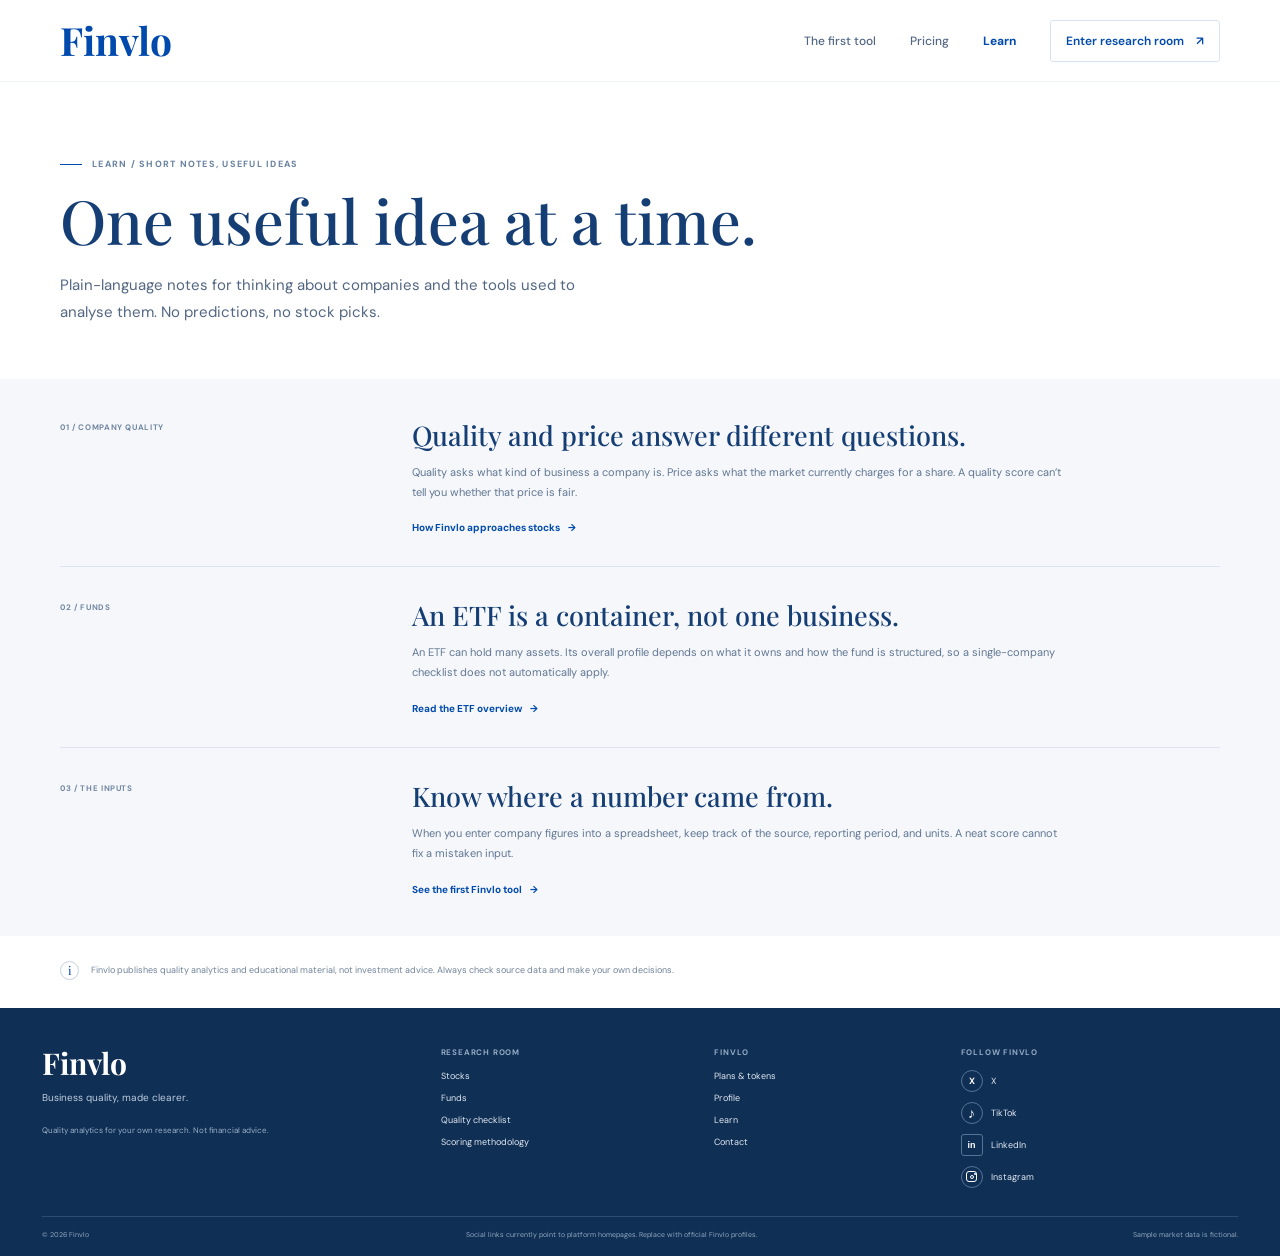
<file: learn.html>
<!doctype html>
<html lang="en">
  <head>
    <meta charset="UTF-8" />
    <meta name="viewport" content="width=device-width, initial-scale=1.0" />
    <meta name="theme-color" content="#ffffff" />
    <meta name="description" content="Short, plain-language notes on company quality, stock prices, and ETFs from Finvlo." />
    <title>Learn | Finvlo</title>
    <link rel="preconnect" href="https://fonts.googleapis.com" />
    <link rel="preconnect" href="https://fonts.gstatic.com" crossorigin />
    <link href="https://fonts.googleapis.com/css2?family=DM+Sans:wght@400;500;600;700&family=Playfair+Display:wght@500;600;700&display=swap" rel="stylesheet" />
    <link rel="stylesheet" href="styles.css" />
    <script src="script.js" defer></script>
  </head>
  <body>
    <header class="site-header">
      <a class="wordmark" href="index.html#top" aria-label="Finvlo home">Finvlo</a>
      <details class="mobile-menu"><summary aria-label="Open navigation"><span></span><span></span></summary><nav aria-label="Main navigation"><a href="index.html#product">The first tool</a><a href="pricing.html">Pricing</a><a href="learn.html" aria-current="page">Learn</a><a class="nav-cta" href="stocks.html">Enter research room <span aria-hidden="true">↗</span></a></nav></details>
      <nav class="main-nav" aria-label="Main navigation"><a href="index.html#product">The first tool</a><a href="pricing.html">Pricing</a><a href="learn.html" aria-current="page">Learn</a><a class="nav-cta" href="stocks.html">Enter research room <span aria-hidden="true">↗</span></a></nav>
    </header>
    <main class="brand-site" id="top">
      <section class="learn-hero section-wrap"><p class="eyebrow"><span class="eyebrow-rule"></span> LEARN / SHORT NOTES, USEFUL IDEAS</p><h1>One useful idea at a time.</h1><p class="hero-description">Plain-language notes for thinking about companies and the tools used to analyse them. No predictions, no stock picks.</p></section>
      <section class="learn-content"><div class="section-wrap learn-list">
        <article class="learn-item" id="quality"><div class="learn-index">01 / COMPANY QUALITY</div><div><h2>Quality and price answer different questions.</h2><p>Quality asks what kind of business a company is. Price asks what the market currently charges for a share. A quality score can’t tell you whether that price is fair.</p><a href="stocks.html">How Finvlo approaches stocks <span aria-hidden="true">→</span></a></div></article>
        <article class="learn-item" id="etfs"><div class="learn-index">02 / FUNDS</div><div><h2>An ETF is a container, not one business.</h2><p>An ETF can hold many assets. Its overall profile depends on what it owns and how the fund is structured, so a single-company checklist does not automatically apply.</p><a href="etfs.html">Read the ETF overview <span aria-hidden="true">→</span></a></div></article>
        <article class="learn-item" id="numbers"><div class="learn-index">03 / THE INPUTS</div><div><h2>Know where a number came from.</h2><p>When you enter company figures into a spreadsheet, keep track of the source, reporting period, and units. A neat score cannot fix a mistaken input.</p><a href="index.html#product">See the first Finvlo tool <span aria-hidden="true">→</span></a></div></article>
      </div></section>
      <section class="learn-disclaimer section-wrap"><span class="disclaimer-mark">i</span><p>Finvlo publishes quality analytics and educational material, not investment advice. Always check source data and make your own decisions.</p></section>
    </main>
    <footer class="site-footer"><div class="footer-top section-wrap"><a class="wordmark footer-wordmark" href="index.html#top">Finvlo</a><p>Clearer company analysis for everyday investors.</p><nav aria-label="Footer navigation"><a href="stocks.html">Stocks</a><a href="etfs.html">ETFs</a><a href="pricing.html">Pricing</a><a href="learn.html">Learn</a><a href="profile.html">Profile</a></nav></div><div class="footer-bottom section-wrap"><span>© 2026 Finvlo</span><span>Quality analytics for your own research. Not financial advice.</span></div></footer>
  </body>
</html>
</file>
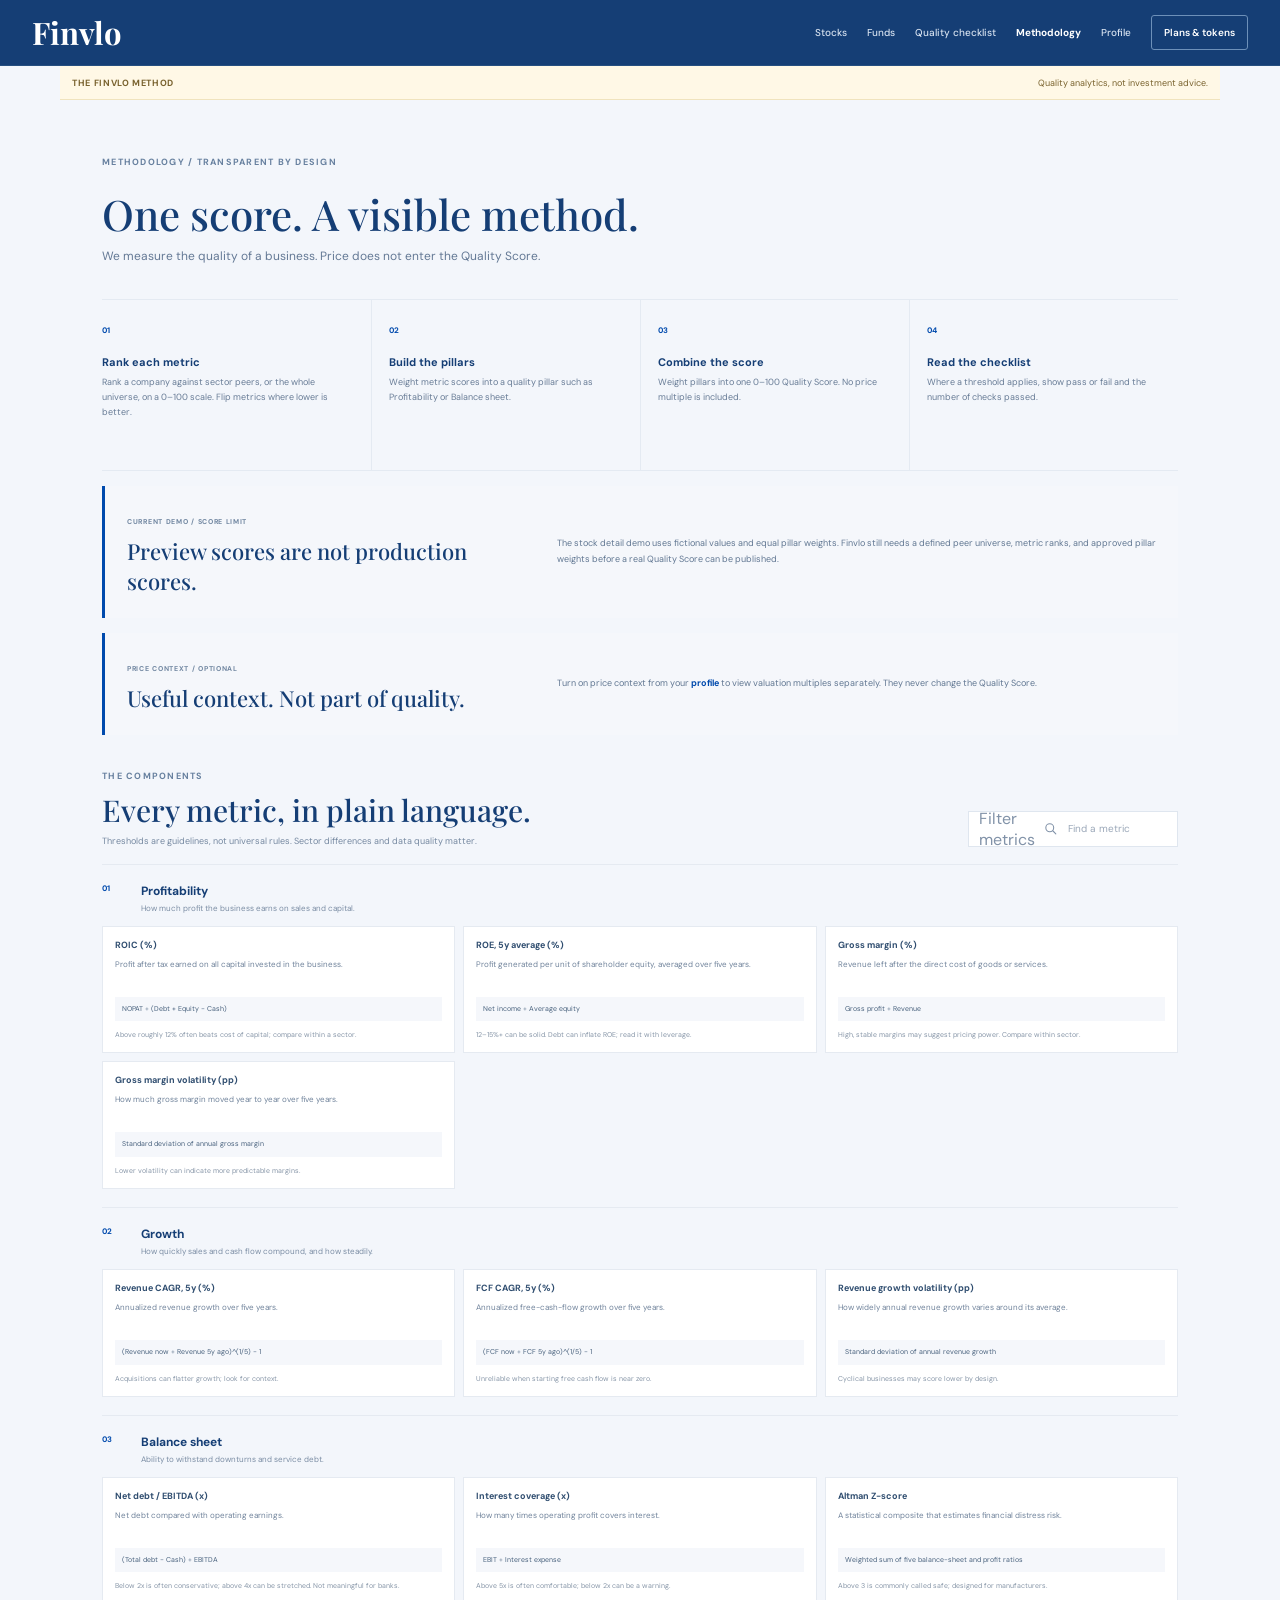
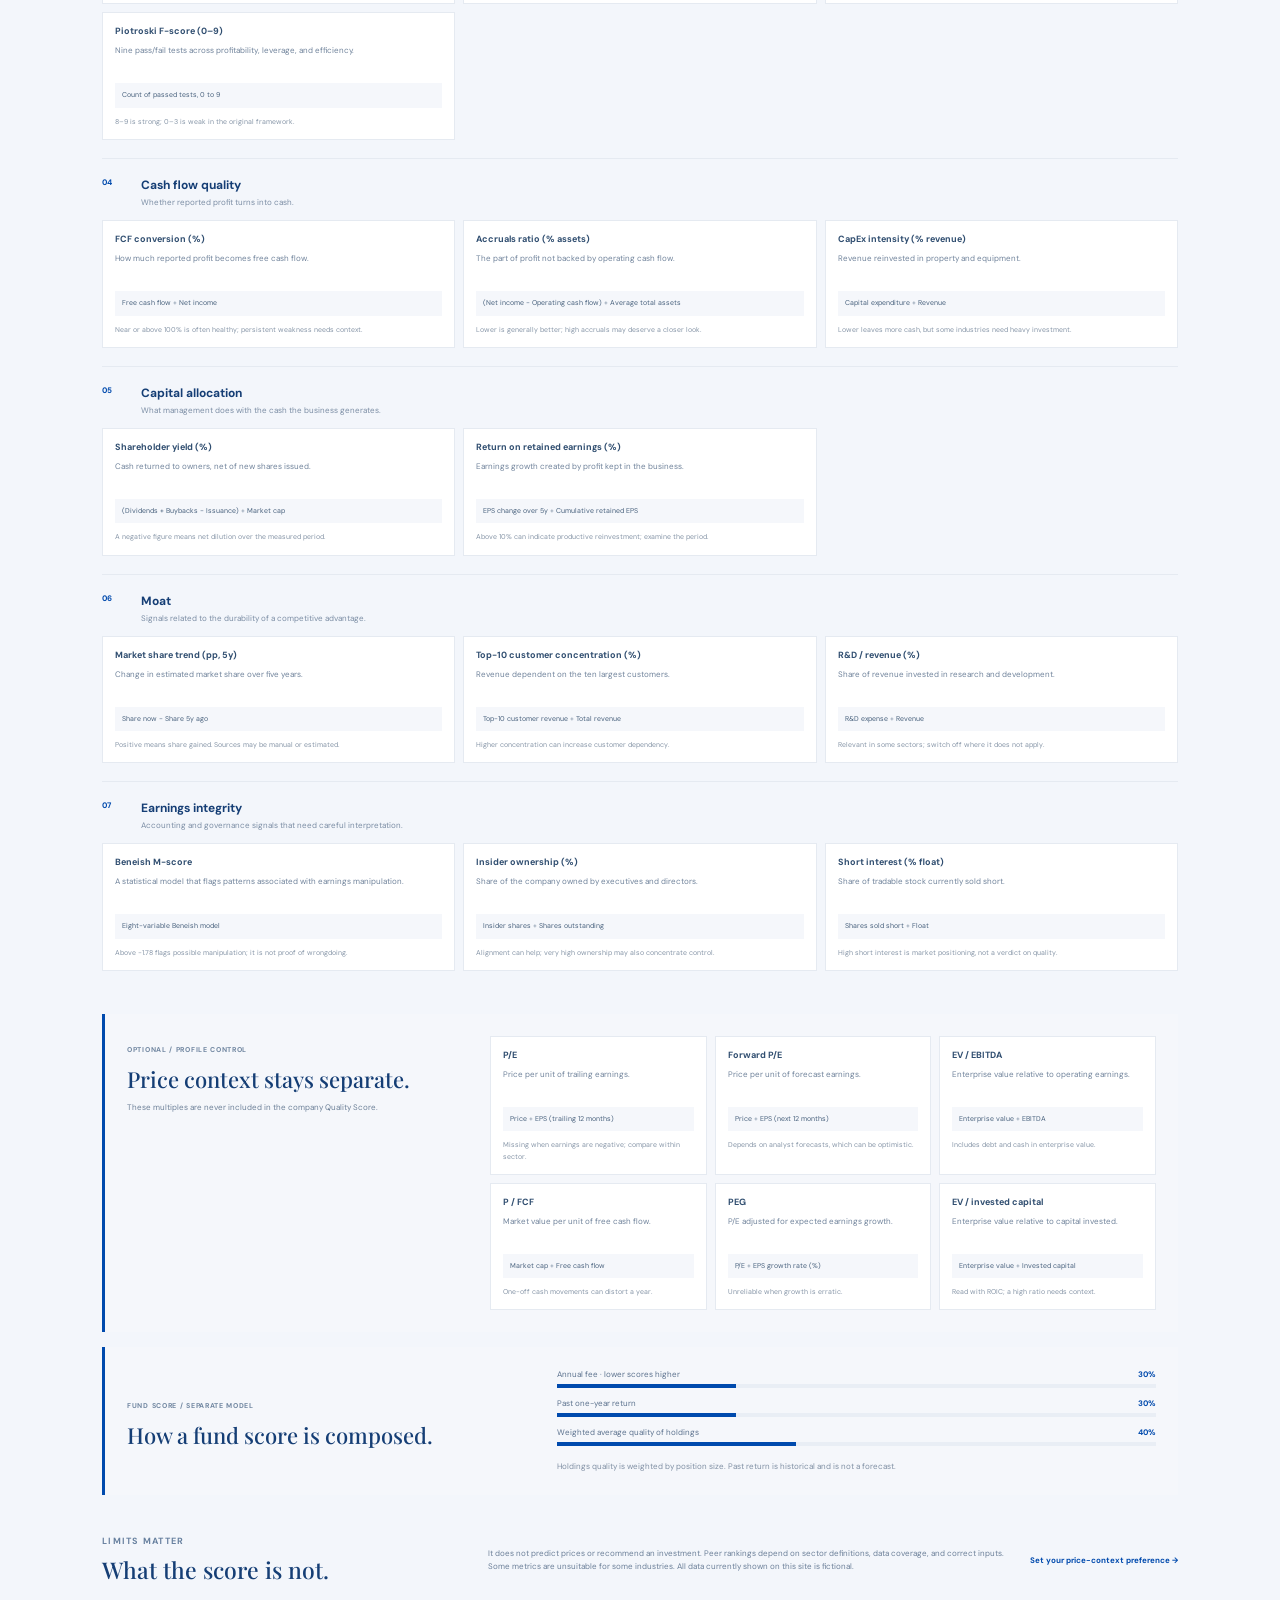
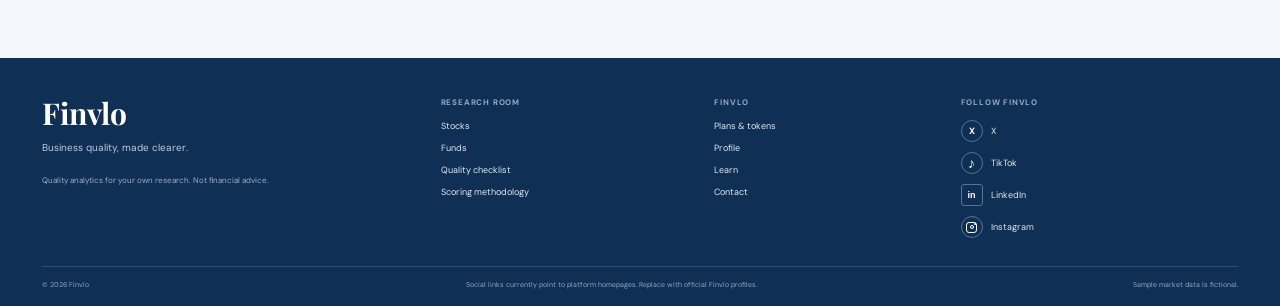
<file: methodology.html>
<!doctype html>
<html lang="en">
  <head>
    <meta charset="UTF-8" /><meta name="viewport" content="width=device-width, initial-scale=1.0" /><meta name="theme-color" content="#ffffff" />
    <meta name="description" content="How Finvlo calculates company quality scores and fund scores, including metrics, formulas, and limits." />
    <title>Methodology | Finvlo</title><link rel="preconnect" href="https://fonts.googleapis.com" /><link rel="preconnect" href="https://fonts.gstatic.com" crossorigin /><link href="https://fonts.googleapis.com/css2?family=DM+Sans:wght@400;500;600;700&family=Playfair+Display:wght@500;600;700&display=swap" rel="stylesheet" /><link rel="stylesheet" href="styles.css" /><script src="script.js" defer></script>
  </head>
  <body class="product-room">
    <header class="site-header"><a class="wordmark" href="index.html#top" aria-label="Finvlo home">Finvlo</a><details class="mobile-menu"><summary aria-label="Open navigation"><span></span><span></span></summary><nav aria-label="Main navigation"><a href="stocks.html">Stocks</a><a href="etfs.html">ETFs</a><a href="pricing.html">Pricing</a><a href="learn.html">Learn</a><a href="profile.html">Profile</a></nav></details><nav class="main-nav" aria-label="Main navigation"><a href="stocks.html">Stocks</a><a href="etfs.html">ETFs</a><a href="pricing.html">Pricing</a><a href="learn.html">Learn</a><a href="profile.html">Profile</a></nav></header>
    <main class="research-app method-app" id="top">
      <div class="demo-banner"><span>THE FINVLO METHOD</span><span>Quality analytics, not investment advice.</span></div>
      <section class="method-hero"><p class="eyebrow">METHODOLOGY / TRANSPARENT BY DESIGN</p><h1>One score. A visible method.</h1><p>We measure the quality of a business. Price does not enter the Quality Score.</p></section>
      <section class="method-steps" aria-label="Four steps in scoring"><article><span>01</span><h2>Rank each metric</h2><p>Rank a company against sector peers, or the whole universe, on a 0–100 scale. Flip metrics where lower is better.</p></article><article><span>02</span><h2>Build the pillars</h2><p>Weight metric scores into a quality pillar such as Profitability or Balance sheet.</p></article><article><span>03</span><h2>Combine the score</h2><p>Weight pillars into one 0–100 Quality Score. No price multiple is included.</p></article><article><span>04</span><h2>Read the checklist</h2><p>Where a threshold applies, show pass or fail and the number of checks passed.</p></article></section>
      <section class="method-note"><div><span class="method-note-index">CURRENT DEMO / SCORE LIMIT</span><h2>Preview scores are not production scores.</h2></div><p>The stock detail demo uses fictional values and equal pillar weights. Finvlo still needs a defined peer universe, metric ranks, and approved pillar weights before a real Quality Score can be published.</p></section>
      <section class="method-note"><div><span class="method-note-index">PRICE CONTEXT / OPTIONAL</span><h2>Useful context. Not part of quality.</h2></div><p>Turn on price context from your <a href="profile.html">profile</a> to view valuation multiples separately. They never change the Quality Score.</p></section>
      <section class="metric-library"><div class="metric-library-heading"><div><p class="eyebrow">THE COMPONENTS</p><h2>Every metric, in plain language.</h2><p>Thresholds are guidelines, not universal rules. Sector differences and data quality matter.</p></div><label class="metric-search"><span class="sr-only">Filter metrics</span><svg viewBox="0 0 24 24" aria-hidden="true"><circle cx="10.8" cy="10.8" r="6.3"/><path d="m16 16 4.5 4.5"/></svg><input id="metric-search" type="search" placeholder="Find a metric" /></label></div>
        <div class="pillar-section"><div class="pillar-heading"><span>01</span><div><h3>Profitability</h3><p>How much profit the business earns on sales and capital.</p></div></div><div class="metric-cards">
          <article class="metric-card"><h4>ROIC (%)</h4><p>Profit after tax earned on all capital invested in the business.</p><code>NOPAT ÷ (Debt + Equity − Cash)</code><small>Above roughly 12% often beats cost of capital; compare within a sector.</small></article>
          <article class="metric-card"><h4>ROE, 5y average (%)</h4><p>Profit generated per unit of shareholder equity, averaged over five years.</p><code>Net income ÷ Average equity</code><small>12–15%+ can be solid. Debt can inflate ROE; read it with leverage.</small></article>
          <article class="metric-card"><h4>Gross margin (%)</h4><p>Revenue left after the direct cost of goods or services.</p><code>Gross profit ÷ Revenue</code><small>High, stable margins may suggest pricing power. Compare within sector.</small></article>
          <article class="metric-card"><h4>Gross margin volatility (pp)</h4><p>How much gross margin moved year to year over five years.</p><code>Standard deviation of annual gross margin</code><small>Lower volatility can indicate more predictable margins.</small></article>
        </div></div>
        <div class="pillar-section"><div class="pillar-heading"><span>02</span><div><h3>Growth</h3><p>How quickly sales and cash flow compound, and how steadily.</p></div></div><div class="metric-cards">
          <article class="metric-card"><h4>Revenue CAGR, 5y (%)</h4><p>Annualized revenue growth over five years.</p><code>(Revenue now ÷ Revenue 5y ago)^(1/5) − 1</code><small>Acquisitions can flatter growth; look for context.</small></article>
          <article class="metric-card"><h4>FCF CAGR, 5y (%)</h4><p>Annualized free-cash-flow growth over five years.</p><code>(FCF now ÷ FCF 5y ago)^(1/5) − 1</code><small>Unreliable when starting free cash flow is near zero.</small></article>
          <article class="metric-card"><h4>Revenue growth volatility (pp)</h4><p>How widely annual revenue growth varies around its average.</p><code>Standard deviation of annual revenue growth</code><small>Cyclical businesses may score lower by design.</small></article>
        </div></div>
        <div class="pillar-section"><div class="pillar-heading"><span>03</span><div><h3>Balance sheet</h3><p>Ability to withstand downturns and service debt.</p></div></div><div class="metric-cards">
          <article class="metric-card"><h4>Net debt / EBITDA (x)</h4><p>Net debt compared with operating earnings.</p><code>(Total debt − Cash) ÷ EBITDA</code><small>Below 2x is often conservative; above 4x can be stretched. Not meaningful for banks.</small></article>
          <article class="metric-card"><h4>Interest coverage (x)</h4><p>How many times operating profit covers interest.</p><code>EBIT ÷ Interest expense</code><small>Above 5x is often comfortable; below 2x can be a warning.</small></article>
          <article class="metric-card"><h4>Altman Z-score</h4><p>A statistical composite that estimates financial distress risk.</p><code>Weighted sum of five balance-sheet and profit ratios</code><small>Above 3 is commonly called safe; designed for manufacturers.</small></article>
          <article class="metric-card"><h4>Piotroski F-score (0–9)</h4><p>Nine pass/fail tests across profitability, leverage, and efficiency.</p><code>Count of passed tests, 0 to 9</code><small>8–9 is strong; 0–3 is weak in the original framework.</small></article>
        </div></div>
        <div class="pillar-section"><div class="pillar-heading"><span>04</span><div><h3>Cash flow quality</h3><p>Whether reported profit turns into cash.</p></div></div><div class="metric-cards">
          <article class="metric-card"><h4>FCF conversion (%)</h4><p>How much reported profit becomes free cash flow.</p><code>Free cash flow ÷ Net income</code><small>Near or above 100% is often healthy; persistent weakness needs context.</small></article>
          <article class="metric-card"><h4>Accruals ratio (% assets)</h4><p>The part of profit not backed by operating cash flow.</p><code>(Net income − Operating cash flow) ÷ Average total assets</code><small>Lower is generally better; high accruals may deserve a closer look.</small></article>
          <article class="metric-card"><h4>CapEx intensity (% revenue)</h4><p>Revenue reinvested in property and equipment.</p><code>Capital expenditure ÷ Revenue</code><small>Lower leaves more cash, but some industries need heavy investment.</small></article>
        </div></div>
        <div class="pillar-section"><div class="pillar-heading"><span>05</span><div><h3>Capital allocation</h3><p>What management does with the cash the business generates.</p></div></div><div class="metric-cards">
          <article class="metric-card"><h4>Shareholder yield (%)</h4><p>Cash returned to owners, net of new shares issued.</p><code>(Dividends + Buybacks − Issuance) ÷ Market cap</code><small>A negative figure means net dilution over the measured period.</small></article>
          <article class="metric-card"><h4>Return on retained earnings (%)</h4><p>Earnings growth created by profit kept in the business.</p><code>EPS change over 5y ÷ Cumulative retained EPS</code><small>Above 10% can indicate productive reinvestment; examine the period.</small></article>
        </div></div>
        <div class="pillar-section"><div class="pillar-heading"><span>06</span><div><h3>Moat</h3><p>Signals related to the durability of a competitive advantage.</p></div></div><div class="metric-cards">
          <article class="metric-card"><h4>Market share trend (pp, 5y)</h4><p>Change in estimated market share over five years.</p><code>Share now − Share 5y ago</code><small>Positive means share gained. Sources may be manual or estimated.</small></article>
          <article class="metric-card"><h4>Top-10 customer concentration (%)</h4><p>Revenue dependent on the ten largest customers.</p><code>Top-10 customer revenue ÷ Total revenue</code><small>Higher concentration can increase customer dependency.</small></article>
          <article class="metric-card"><h4>R&amp;D / revenue (%)</h4><p>Share of revenue invested in research and development.</p><code>R&amp;D expense ÷ Revenue</code><small>Relevant in some sectors; switch off where it does not apply.</small></article>
        </div></div>
        <div class="pillar-section"><div class="pillar-heading"><span>07</span><div><h3>Earnings integrity</h3><p>Accounting and governance signals that need careful interpretation.</p></div></div><div class="metric-cards">
          <article class="metric-card"><h4>Beneish M-score</h4><p>A statistical model that flags patterns associated with earnings manipulation.</p><code>Eight-variable Beneish model</code><small>Above −1.78 flags possible manipulation; it is not proof of wrongdoing.</small></article>
          <article class="metric-card"><h4>Insider ownership (%)</h4><p>Share of the company owned by executives and directors.</p><code>Insider shares ÷ Shares outstanding</code><small>Alignment can help; very high ownership may also concentrate control.</small></article>
          <article class="metric-card"><h4>Short interest (% float)</h4><p>Share of tradable stock currently sold short.</p><code>Shares sold short ÷ Float</code><small>High short interest is market positioning, not a verdict on quality.</small></article>
        </div></div>
      </section>
      <section class="method-note price-context-method"><div><span class="method-note-index">OPTIONAL / PROFILE CONTROL</span><h2>Price context stays separate.</h2><p>These multiples are never included in the company Quality Score.</p></div><div class="metric-cards price-metric-cards">
        <article class="metric-card"><h4>P/E</h4><p>Price per unit of trailing earnings.</p><code>Price ÷ EPS (trailing 12 months)</code><small>Missing when earnings are negative; compare within sector.</small></article><article class="metric-card"><h4>Forward P/E</h4><p>Price per unit of forecast earnings.</p><code>Price ÷ EPS (next 12 months)</code><small>Depends on analyst forecasts, which can be optimistic.</small></article><article class="metric-card"><h4>EV / EBITDA</h4><p>Enterprise value relative to operating earnings.</p><code>Enterprise value ÷ EBITDA</code><small>Includes debt and cash in enterprise value.</small></article><article class="metric-card"><h4>P / FCF</h4><p>Market value per unit of free cash flow.</p><code>Market cap ÷ Free cash flow</code><small>One-off cash movements can distort a year.</small></article><article class="metric-card"><h4>PEG</h4><p>P/E adjusted for expected earnings growth.</p><code>P/E ÷ EPS growth rate (%)</code><small>Unreliable when growth is erratic.</small></article><article class="metric-card"><h4>EV / invested capital</h4><p>Enterprise value relative to capital invested.</p><code>Enterprise value ÷ Invested capital</code><small>Read with ROIC; a high ratio needs context.</small></article>
      </div></section>
      <section class="method-note fund-method" id="fund-score"><div><span class="method-note-index">FUND SCORE / SEPARATE MODEL</span><h2>How a fund score is composed.</h2></div><div class="fund-weight-list"><div><span>Annual fee · lower scores higher</span><strong>30%</strong><i><b style="width:30%"></b></i></div><div><span>Past one-year return</span><strong>30%</strong><i><b style="width:30%"></b></i></div><div><span>Weighted average quality of holdings</span><strong>40%</strong><i><b style="width:40%"></b></i></div><p>Holdings quality is weighted by position size. Past return is historical and is not a forecast.</p></div></section>
      <section class="method-limits"><div><p class="eyebrow">LIMITS MATTER</p><h2>What the score is not.</h2></div><p>It does not predict prices or recommend an investment. Peer rankings depend on sector definitions, data coverage, and correct inputs. Some metrics are unsuitable for some industries. All data currently shown on this site is fictional.</p><a href="profile.html">Set your price-context preference <span aria-hidden="true">→</span></a></section>
    </main><footer class="research-footer"><a href="index.html">Finvlo</a><span>Quality analytics for your own research. Not financial advice.</span></footer>
  </body>
</html>
</file>
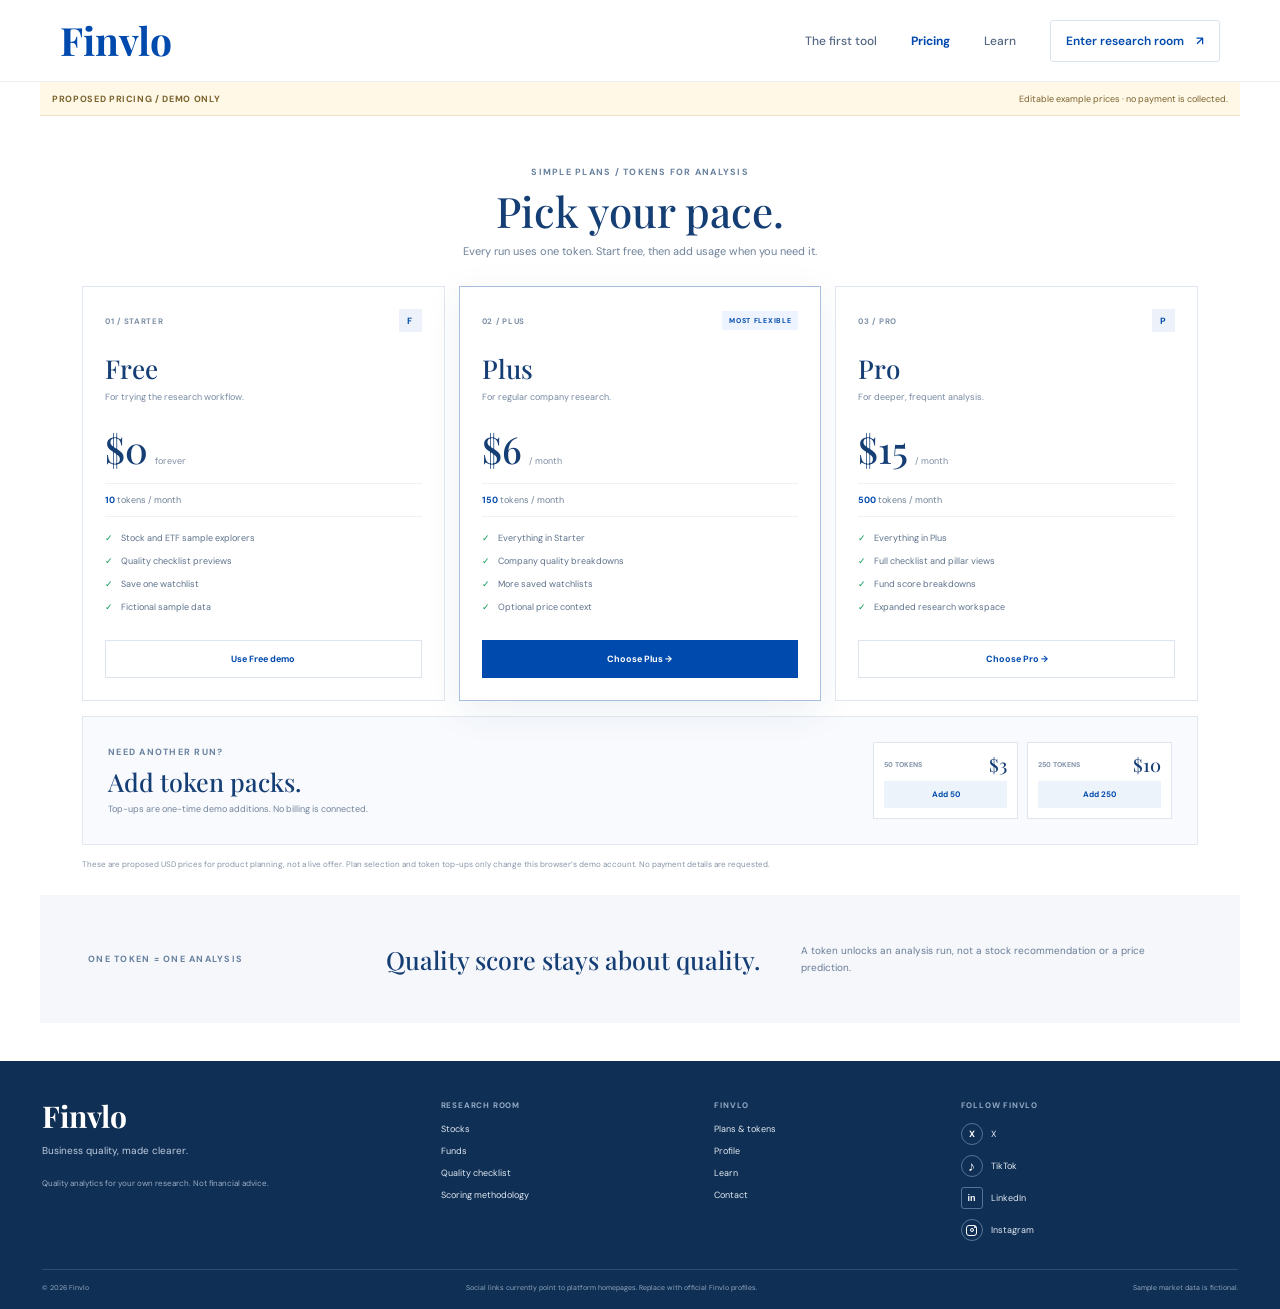
<file: pricing.html>
<!doctype html>
<html lang="en">
  <head>
    <meta charset="UTF-8" />
    <meta name="viewport" content="width=device-width, initial-scale=1.0" />
    <meta name="theme-color" content="#ffffff" />
    <meta name="description" content="Straightforward pricing for Finvlo's company-quality spreadsheet. One focused tool, designed to stay affordable." />
    <title>Pricing | Finvlo</title>
    <link rel="preconnect" href="https://fonts.googleapis.com" />
    <link rel="preconnect" href="https://fonts.gstatic.com" crossorigin />
    <link href="https://fonts.googleapis.com/css2?family=DM+Sans:wght@400;500;600;700&family=Playfair+Display:wght@500;600;700&display=swap" rel="stylesheet" />
    <link rel="stylesheet" href="styles.css" />
    <script src="script.js" defer></script>
  </head>
  <body>
    <header class="site-header">
      <a class="wordmark" href="index.html#top" aria-label="Finvlo home">Finvlo</a>
      <details class="mobile-menu"><summary aria-label="Open navigation"><span></span><span></span></summary><nav aria-label="Main navigation"><a href="index.html#product">The first tool</a><a href="pricing.html" aria-current="page">Pricing</a><a href="learn.html">Learn</a><a class="nav-cta" href="stocks.html">Enter research room <span aria-hidden="true">↗</span></a></nav></details>
      <nav class="main-nav" aria-label="Main navigation"><a href="index.html#product">The first tool</a><a href="pricing.html" aria-current="page">Pricing</a><a href="learn.html">Learn</a><a class="nav-cta" href="stocks.html">Enter research room <span aria-hidden="true">↗</span></a></nav>
    </header>
    <main class="research-app pricing-app" id="top">
      <div class="demo-banner"><span>PROPOSED PRICING / DEMO ONLY</span><span>Editable example prices · no payment is collected.</span></div>
      <section class="pricing-title"><p class="eyebrow">SIMPLE PLANS / TOKENS FOR ANALYSIS</p><h1>Pick your pace.</h1><p>Every run uses one token. Start free, then add usage when you need it.</p></section>
      <section class="pricing-grid" aria-label="Pricing tiers">
        <article class="tier-card"><div class="tier-heading"><span>01 / STARTER</span><span class="tier-symbol">F</span></div><h2>Free</h2><p>For trying the research workflow.</p><div class="tier-price"><strong>$0</strong><span>forever</span></div><p class="tier-tokens"><strong>10</strong> tokens / month</p><ul><li>Stock and ETF sample explorers</li><li>Quality checklist previews</li><li>Save one watchlist</li><li>Fictional sample data</li></ul><button class="tier-button" data-plan="Free" data-tokens="10" type="button">Use Free demo</button></article>
        <article class="tier-card tier-featured"><div class="tier-heading"><span>02 / PLUS</span><span class="tier-badge">MOST FLEXIBLE</span></div><h2>Plus</h2><p>For regular company research.</p><div class="tier-price"><strong>$6</strong><span>/ month</span></div><p class="tier-tokens"><strong>150</strong> tokens / month</p><ul><li>Everything in Starter</li><li>Company quality breakdowns</li><li>More saved watchlists</li><li>Optional price context</li></ul><button class="tier-button tier-button-primary" data-plan="Plus" data-tokens="150" type="button">Choose Plus <span aria-hidden="true">→</span></button></article>
        <article class="tier-card"><div class="tier-heading"><span>03 / PRO</span><span class="tier-symbol">P</span></div><h2>Pro</h2><p>For deeper, frequent analysis.</p><div class="tier-price"><strong>$15</strong><span>/ month</span></div><p class="tier-tokens"><strong>500</strong> tokens / month</p><ul><li>Everything in Plus</li><li>Full checklist and pillar views</li><li>Fund score breakdowns</li><li>Expanded research workspace</li></ul><button class="tier-button" data-plan="Pro" data-tokens="500" type="button">Choose Pro <span aria-hidden="true">→</span></button></article>
      </section>
      <section class="token-shop"><div><p class="eyebrow">NEED ANOTHER RUN?</p><h2>Add token packs.</h2><p>Top-ups are one-time demo additions. No billing is connected.</p></div><div class="token-packs"><article><span>50 TOKENS</span><strong>$3</strong><button data-token-pack="50" type="button">Add 50</button></article><article><span>250 TOKENS</span><strong>$10</strong><button data-token-pack="250" type="button">Add 250</button></article></div></section>
      <p class="pricing-disclaimer">These are proposed USD prices for product planning, not a live offer. Plan selection and token top-ups only change this browser’s demo account. No payment details are requested.</p>
      <section class="pricing-note-band"><div class="section-wrap pricing-note-inner"><p class="eyebrow">ONE TOKEN = ONE ANALYSIS</p><h2>Quality score stays about quality.</h2><p>A token unlocks an analysis run, not a stock recommendation or a price prediction.</p></div></section>
    </main>
    <footer class="site-footer"><div class="footer-top section-wrap"><a class="wordmark footer-wordmark" href="index.html#top">Finvlo</a><p>Clearer company analysis for everyday investors.</p><nav aria-label="Footer navigation"><a href="stocks.html">Stocks</a><a href="etfs.html">ETFs</a><a href="pricing.html">Pricing</a><a href="learn.html">Learn</a><a href="profile.html">Profile</a></nav></div><div class="footer-bottom section-wrap"><span>© 2026 Finvlo</span><span>Quality analytics for your own research. Not financial advice.</span></div></footer>
  </body>
</html>
</file>
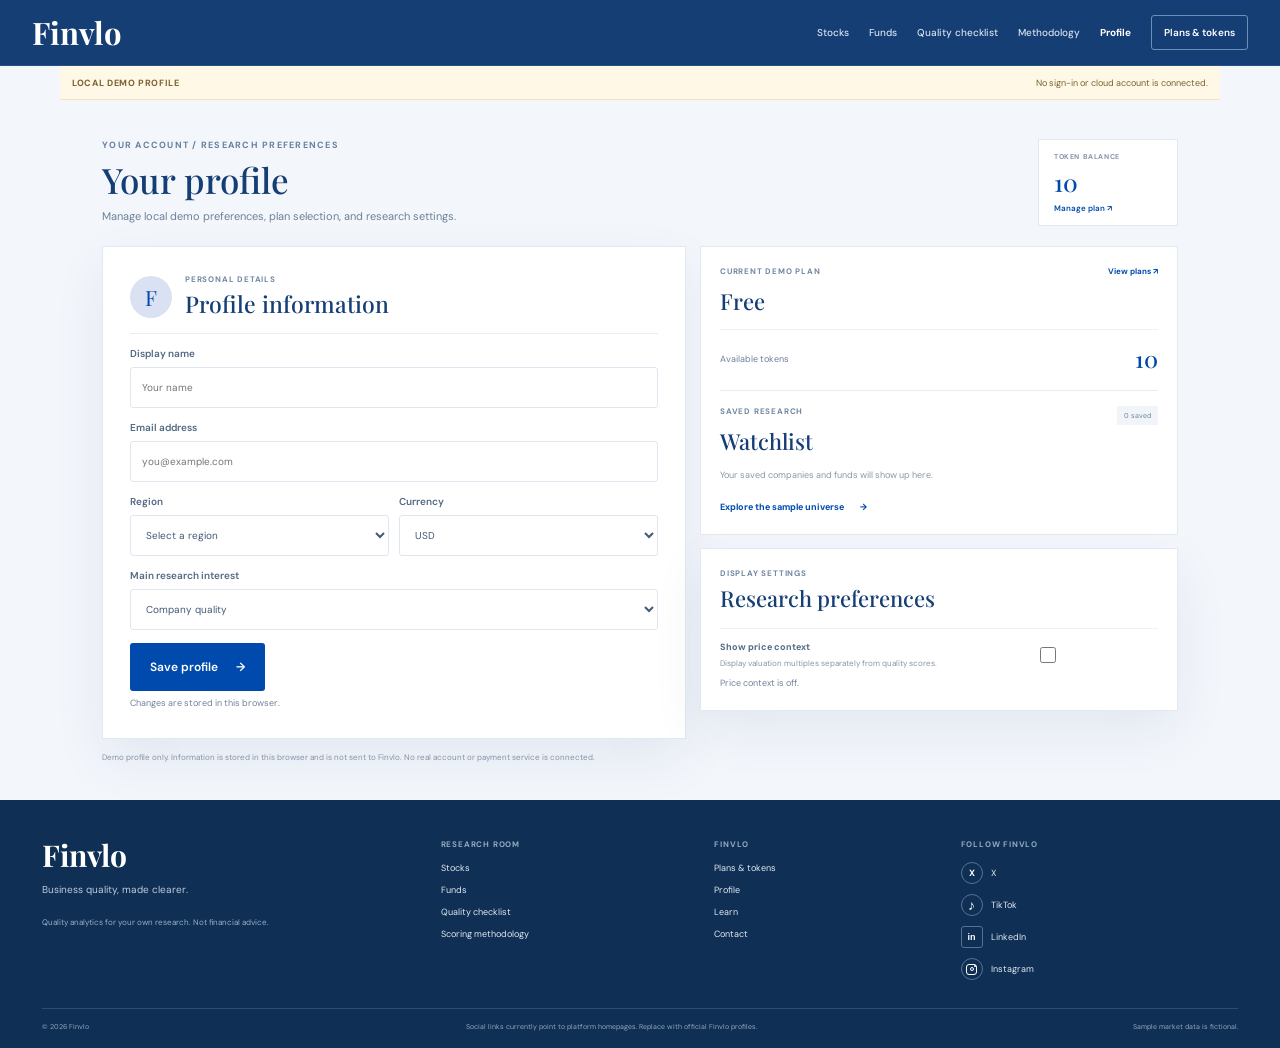
<file: profile.html>
<!doctype html>
<html lang="en">
  <head>
    <meta charset="UTF-8" />
    <meta name="viewport" content="width=device-width, initial-scale=1.0" />
    <meta name="theme-color" content="#ffffff" />
    <meta name="description" content="A starter profile and research-preferences page for Finvlo." />
    <title>Profile | Finvlo</title>
    <link rel="preconnect" href="https://fonts.googleapis.com" />
    <link rel="preconnect" href="https://fonts.gstatic.com" crossorigin />
    <link href="https://fonts.googleapis.com/css2?family=DM+Sans:wght@400;500;600;700&family=Playfair+Display:wght@500;600;700&display=swap" rel="stylesheet" />
    <link rel="stylesheet" href="styles.css" />
    <script src="script.js" defer></script>
  </head>
  <body class="product-room">
    <header class="site-header">
      <a class="wordmark" href="index.html#top" aria-label="Finvlo home">Finvlo</a>
      <details class="mobile-menu"><summary aria-label="Open navigation"><span></span><span></span></summary><nav aria-label="Main navigation"><a href="stocks.html">Stocks</a><a href="etfs.html">ETFs</a><a href="pricing.html">Pricing</a><a href="learn.html">Learn</a><a href="profile.html" aria-current="page">Profile</a><a class="nav-cta" href="index.html#product">Quality checklist <span aria-hidden="true">↗</span></a></nav></details>
      <nav class="main-nav" aria-label="Main navigation"><a href="stocks.html">Stocks</a><a href="etfs.html">ETFs</a><a href="pricing.html">Pricing</a><a href="learn.html">Learn</a><a href="profile.html" aria-current="page">Profile</a><a class="nav-cta" href="index.html#product">Quality checklist <span aria-hidden="true">↗</span></a></nav>
    </header>
    <main class="research-app profile-app" id="top">
      <div class="demo-banner"><span>LOCAL DEMO PROFILE</span><span>No sign-in or cloud account is connected.</span></div>
      <section class="profile-heading"><div><p class="eyebrow">YOUR ACCOUNT / RESEARCH PREFERENCES</p><h1 id="profile-heading-name">Your profile</h1><p>Manage local demo preferences, plan selection, and research settings.</p></div><div class="profile-token"><span>TOKEN BALANCE</span><strong id="profile-token-balance">10</strong><a href="pricing.html">Manage plan ↗</a></div></section>
      <section class="profile-layout"><form class="profile-panel account-panel" id="profile-form"><div class="profile-panel-heading"><div class="profile-avatar" id="profile-avatar" aria-hidden="true">F</div><div><p class="price-kicker">PERSONAL DETAILS</p><h2>Profile information</h2></div></div><label class="profile-field">Display name<input name="displayName" type="text" maxlength="40" placeholder="Your name" /></label><label class="profile-field">Email address<input name="email" type="email" maxlength="120" placeholder="you@example.com" /></label><div class="profile-fields-row"><label class="profile-field">Region<select name="region"><option value="unset">Select a region</option><option value="eu">European Union</option><option value="uk">United Kingdom</option><option value="us">United States</option><option value="other">Other</option></select></label><label class="profile-field">Currency<select name="currency"><option value="USD">USD</option><option value="EUR">EUR</option><option value="GBP">GBP</option><option value="CAD">CAD</option></select></label></div><label class="profile-field">Main research interest<select name="interest"><option value="quality">Company quality</option><option value="valuation">Valuation</option><option value="etfs">ETFs</option><option value="learning">Investing concepts</option></select></label><button class="site-button button-primary" type="submit">Save profile <span aria-hidden="true">→</span></button><p class="profile-status" id="profile-status" role="status" aria-live="polite">Changes are stored in this browser.</p></form>
        <div class="profile-side"><article class="account-summary"><div class="account-summary-head"><div><p class="price-kicker">CURRENT DEMO PLAN</p><h2 id="profile-plan-name">Free</h2></div><a href="pricing.html">View plans ↗</a></div><div class="account-balance"><span>Available tokens</span><strong id="side-token-balance">10</strong></div><div class="account-rule"></div><div class="account-summary-head"><div><p class="price-kicker">SAVED RESEARCH</p><h2>Watchlist</h2></div><span class="count-label" id="watchlist-count">0 saved</span></div><div id="profile-watchlist" class="profile-watchlist"><p>Your saved companies and funds will show up here.</p></div><a class="text-link" href="stocks.html">Explore the sample universe <span aria-hidden="true">→</span></a></article>
          <form class="profile-panel preference-panel" id="research-settings"><div><p class="price-kicker">DISPLAY SETTINGS</p><h2>Research preferences</h2></div><label class="setting-toggle"><span><strong>Show price context</strong><small>Display valuation multiples separately from quality scores.</small></span><input type="checkbox" name="priceContext" /><i aria-hidden="true"></i></label><p class="profile-status" id="settings-status" role="status" aria-live="polite">Price context is off.</p></form></div>
      </section><p class="profile-disclaimer">Demo profile only. Information is stored in this browser and is not sent to Finvlo. No real account or payment service is connected.</p>
    </main>
    <footer class="site-footer"><div class="footer-top section-wrap"><a class="wordmark footer-wordmark" href="index.html#top">Finvlo</a><p>Clearer company analysis for everyday investors.</p><nav aria-label="Footer navigation"><a href="stocks.html">Stocks</a><a href="etfs.html">ETFs</a><a href="pricing.html">Pricing</a><a href="learn.html">Learn</a><a href="profile.html">Profile</a></nav></div><div class="footer-bottom section-wrap"><span>© 2026 Finvlo</span><span>Quality analytics for your own research. Not financial advice.</span></div></footer>
  </body>
</html>
</file>
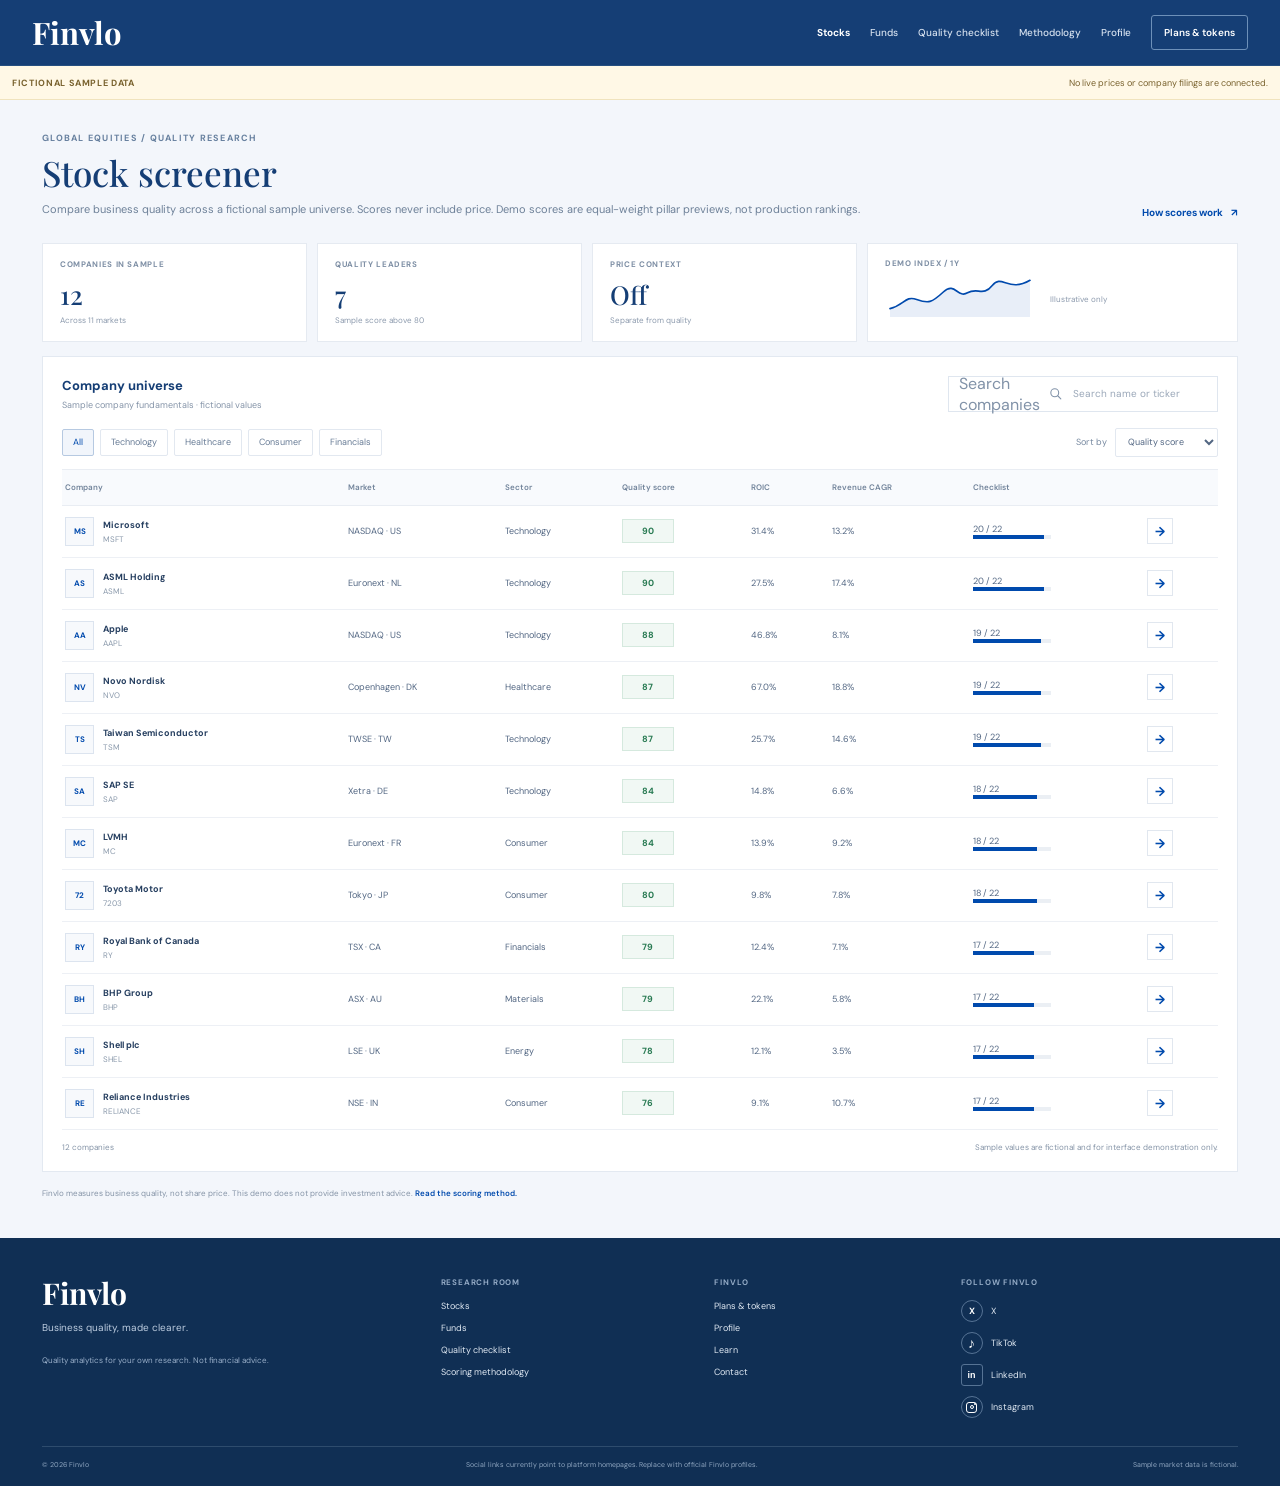
<file: stocks.html>
<!doctype html>
<html lang="en">
  <head>
    <meta charset="UTF-8" />
    <meta name="viewport" content="width=device-width, initial-scale=1.0" />
    <meta name="theme-color" content="#ffffff" />
    <meta name="description" content="Explore Finvlo's company-quality checklist for your own stock research. No price ratings or buy and sell calls." />
    <title>Stocks | Finvlo</title>
    <link rel="preconnect" href="https://fonts.googleapis.com" />
    <link rel="preconnect" href="https://fonts.gstatic.com" crossorigin />
    <link href="https://fonts.googleapis.com/css2?family=DM+Sans:wght@400;500;600;700&family=Playfair+Display:wght@500;600;700&display=swap" rel="stylesheet" />
    <link rel="stylesheet" href="styles.css" />
    <script src="script.js" defer></script>
  </head>
  <body class="product-room">
    <header class="site-header">
      <a class="wordmark" href="index.html#top" aria-label="Finvlo home">Finvlo</a>
      <details class="mobile-menu"><summary aria-label="Open navigation"><span></span><span></span></summary><nav aria-label="Main navigation"><a href="stocks.html" aria-current="page">Stocks</a><a href="etfs.html">ETFs</a><a href="pricing.html">Pricing</a><a href="learn.html">Learn</a><a href="profile.html">Profile</a><a class="nav-cta" href="index.html#product">Quality checklist <span aria-hidden="true">↗</span></a></nav></details>
      <nav class="main-nav" aria-label="Main navigation"><a href="stocks.html" aria-current="page">Stocks</a><a href="etfs.html">ETFs</a><a href="pricing.html">Pricing</a><a href="learn.html">Learn</a><a href="profile.html">Profile</a><a class="nav-cta" href="index.html#product">Quality checklist <span aria-hidden="true">↗</span></a></nav>
    </header>
    <main class="research-app" id="top">
      <div class="demo-banner"><span>FICTIONAL SAMPLE DATA</span><span>No live prices or company filings are connected.</span></div>
      <section class="research-heading"><div><p class="eyebrow">GLOBAL EQUITIES / QUALITY RESEARCH</p><h1>Stock screener</h1><p>Compare business quality across a fictional sample universe. Scores never include price. Demo scores are equal-weight pillar previews, not production rankings.</p></div><a class="app-action" href="methodology.html">How scores work <span aria-hidden="true">↗</span></a></section>
      <section class="market-overview"><article><span>COMPANIES IN SAMPLE</span><strong>12</strong><small>Across 11 markets</small></article><article><span>QUALITY LEADERS</span><strong>7</strong><small>Sample score above 80</small></article><article><span>PRICE CONTEXT</span><strong id="price-context-state">Off</strong><small>Separate from quality</small></article><article class="overview-chart"><span>DEMO INDEX / 1Y</span><svg viewBox="0 0 170 48" role="img" aria-label="Illustrative sample index chart"><path d="M1 38 C18 34 19 22 33 27 S51 31 65 18 S82 26 94 19 S113 24 124 10 S143 19 169 4"/><path class="chart-fill" d="M1 38 C18 34 19 22 33 27 S51 31 65 18 S82 26 94 19 S113 24 124 10 S143 19 169 4 L169 48 L1 48Z"/></svg><small>Illustrative only</small></article></section>
      <section class="market-panel"><div class="market-panel-head"><div><h2>Company universe</h2><p>Sample company fundamentals · fictional values</p></div><label class="search-box"><span class="sr-only">Search companies</span><svg viewBox="0 0 24 24" aria-hidden="true"><circle cx="10.8" cy="10.8" r="6.3"/><path d="m16 16 4.5 4.5"/></svg><input id="stock-search" type="search" placeholder="Search name or ticker" /></label></div>
        <div class="market-filters"><div class="filter-set" role="group" aria-label="Stock sectors"><button class="filter-chip is-active" data-sector="All" type="button">All</button><button class="filter-chip" data-sector="Technology" type="button">Technology</button><button class="filter-chip" data-sector="Healthcare" type="button">Healthcare</button><button class="filter-chip" data-sector="Consumer" type="button">Consumer</button><button class="filter-chip" data-sector="Financials" type="button">Financials</button></div><label class="sort-control">Sort by<select id="stock-sort"><option value="score">Quality score</option><option value="name">Company name</option><option value="ticker">Ticker</option></select></label></div>
        <div class="table-scroll"><table class="market-table"><thead><tr><th>Company</th><th>Market</th><th>Sector</th><th>Quality score</th><th>ROIC</th><th>Revenue CAGR</th><th>Checklist</th><th></th></tr></thead><tbody id="stock-list"></tbody></table></div><div class="market-panel-foot"><span id="stock-count">12 companies</span><span>Sample values are fictional and for interface demonstration only.</span></div>
      </section>
      <p class="app-disclaimer">Finvlo measures business quality, not share price. This demo does not provide investment advice. <a href="methodology.html">Read the scoring method.</a></p>
    </main>
    <footer class="site-footer"><div class="footer-top section-wrap"><a class="wordmark footer-wordmark" href="index.html#top">Finvlo</a><p>Clearer company analysis for everyday investors.</p><nav aria-label="Footer navigation"><a href="stocks.html">Stocks</a><a href="etfs.html">ETFs</a><a href="pricing.html">Pricing</a><a href="learn.html">Learn</a><a href="profile.html">Profile</a></nav></div><div class="footer-bottom section-wrap"><span>© 2026 Finvlo</span><span>Quality analytics for your own research. Not financial advice.</span></div></footer>
  </body>
</html>
</file>
<file: styles.css>
:root {
  font-family: "DM Sans", sans-serif;
  color: #153e75;
  background: #fff;
  font-synthesis: none;
  text-rendering: optimizeLegibility;
  --ink: #153e75;
  --muted: #536783;
  --line: #e5eaf2;
  --green: #0f9d58;
  --green-dark: #004aad;
  --green-pale: #d9e1f2;
  --surface: #ffffff;
  --blue: #004aad;
  --navy: #153e75;
  --accent: #2e74b5;
  --pale-blue: #d9e1f2;
  --soft-yellow: #fff2cc;
  --body-copy: #536783;
  --serif: "Playfair Display", Georgia, serif;
}

* { box-sizing: border-box; }
body { min-width: 320px; min-height: 100vh; margin: 0; }
button, input, select { font: inherit; }
button, a { -webkit-tap-highlight-color: transparent; }
a { color: inherit; text-decoration: none; }
button { color: inherit; }
svg { width: 20px; height: 20px; fill: none; stroke: currentColor; stroke-width: 1.7; stroke-linecap: round; stroke-linejoin: round; }

.app-shell { min-height: 100vh; }
.sidebar { position: fixed; z-index: 5; inset: 0 auto 0 0; display: flex; width: 248px; flex-direction: column; padding: 31px 18px 19px; background: #fff; border-right: 1px solid var(--line); }
.brand { display: inline-flex; align-items: center; gap: 11px; width: fit-content; margin: 0 0 51px 7px; font-family: Manrope, sans-serif; font-size: 23px; font-weight: 800; letter-spacing: 0; }
.brand-mark { display: flex; height: 24px; align-items: end; gap: 3px; transform: skew(-22deg); }
.brand-mark span { display: block; width: 5px; border-radius: 4px; background: var(--green); }
.brand-mark span:nth-child(1) { height: 12px; opacity: .58; }
.brand-mark span:nth-child(2) { height: 18px; opacity: .78; }
.brand-mark span:nth-child(3) { height: 24px; }
.workspace-label, .eyebrow { color: #9ba39d; font-size: 10px; font-weight: 700; letter-spacing: 1.1px; }
.workspace-label { padding-left: 12px; margin-bottom: 11px; }
.primary-nav { display: grid; gap: 5px; }
.nav-link { display: flex; min-height: 43px; align-items: center; gap: 12px; padding: 0 12px; border-radius: 6px; color: #7c867f; font-size: 13px; font-weight: 500; transition: background .18s ease, color .18s ease; }
.nav-link svg { width: 18px; height: 18px; }
.nav-link:hover, .nav-link.is-active { color: var(--green-dark); background: #edf5f0; }
.nav-link.is-active { font-weight: 700; }
.sidebar-bottom { margin-top: auto; }
.upgrade-card { padding: 15px; margin-bottom: 19px; border: 1px solid #e6eee8; border-radius: 7px; background: linear-gradient(145deg, #f4f8f4, #fff 88%); }
.upgrade-spark { color: #d58b49; font-size: 19px; line-height: 1; }
.upgrade-title { margin: 13px 0 5px; font-family: Manrope, sans-serif; font-size: 13px; font-weight: 800; }
.upgrade-copy { margin: 0 0 12px; color: #77817a; font-size: 11px; line-height: 1.55; }
.upgrade-link { color: var(--green-dark); font-size: 11px; font-weight: 700; }
.upgrade-link span { margin-left: 4px; }
.profile-button { display: flex; width: 100%; align-items: center; gap: 10px; padding: 10px 4px 2px; border: 0; border-top: 1px solid var(--line); background: none; text-align: left; cursor: pointer; }
.avatar { display: grid; width: 34px; height: 34px; flex: 0 0 34px; place-items: center; border-radius: 50%; background: #e8ede5; color: #617a66; font-size: 11px; font-weight: 700; }
.profile-copy { display: grid; gap: 3px; }
.profile-copy strong { font-size: 11px; font-weight: 700; }
.profile-copy small { color: var(--muted); font-size: 10px; }
.profile-chevron { width: 16px; height: 16px; margin-left: auto; color: #9aa29c; }

.main-content { min-height: 100vh; margin-left: 248px; }
.topbar { position: sticky; z-index: 3; top: 0; display: flex; height: 68px; align-items: center; justify-content: space-between; padding: 0 43px; border-bottom: 1px solid var(--line); background: rgb(245 246 242 / 94%); backdrop-filter: blur(12px); }
.breadcrumb { display: flex; align-items: center; gap: 11px; color: #8a938d; font-size: 12px; }
.breadcrumb strong { color: #37423a; font-weight: 600; }
.breadcrumb-separator { color: #c3c9c3; }
.topbar-actions { display: flex; align-items: center; gap: 23px; }
.today-date { color: #818a83; font-size: 11px; }
.icon-button { position: relative; display: grid; width: 36px; height: 36px; place-items: center; padding: 0; border: 1px solid transparent; border-radius: 6px; background: transparent; color: #7a847d; cursor: pointer; transition: background .18s ease, border-color .18s ease; }
.icon-button:hover { border-color: var(--line); background: white; }
.icon-button svg { width: 18px; height: 18px; }
.notification-dot { position: absolute; top: 7px; right: 7px; width: 6px; height: 6px; border: 1px solid #f5f6f2; border-radius: 50%; background: #d58259; }
.menu-toggle { display: none; }
.page-content { width: min(1320px, 100%); padding: 39px 43px 26px; margin: 0 auto; }
.page-heading { display: flex; align-items: end; justify-content: space-between; gap: 20px; margin-bottom: 27px; }
.page-heading .eyebrow { margin: 0 0 9px; }
h1, h2, p { margin-top: 0; }
h1 { margin-bottom: 7px; font-family: Manrope, sans-serif; font-size: clamp(25px, 2.1vw, 32px); font-weight: 700; letter-spacing: 0; line-height: 1.2; }
h1 span { color: #d68750; }
.page-subtitle { margin: 0; color: #858e87; font-size: 13px; }
.button { display: inline-flex; min-height: 40px; align-items: center; justify-content: center; gap: 8px; padding: 0 15px; border: 1px solid transparent; border-radius: 5px; font-size: 12px; font-weight: 600; cursor: pointer; transition: background .18s ease, transform .18s ease; }
.button:active { transform: translateY(1px); }
.button svg { width: 16px; height: 16px; }
.button-primary { background: var(--green); color: #fff; }
.button-primary:hover { background: var(--green-dark); }
.button-secondary { border-color: #e1e6e0; background: #fff; color: #59635c; }
.button-secondary:hover { background: #f7f8f6; }

.summary-grid { display: grid; grid-template-columns: 1.2fr 1fr 1fr; gap: 15px; margin-bottom: 17px; }
.summary-card { position: relative; min-height: 147px; overflow: hidden; padding: 18px 19px; border: 1px solid #eaede8; border-radius: 7px; background: var(--surface); }
.balance-card { border-color: #276e59; background: #26765f; color: #fff; }
.card-topline { position: relative; z-index: 1; display: flex; align-items: center; justify-content: space-between; }
.metric-label { color: #87918a; font-size: 11px; font-weight: 500; }
.balance-card .metric-label { color: #d4e7dc; }
.visibility-toggle { display: grid; width: 28px; height: 28px; place-items: center; padding: 0; border: 0; border-radius: 4px; background: rgb(255 255 255 / 10%); color: white; cursor: pointer; }
.visibility-toggle svg { width: 16px; height: 16px; }
.metric-value { position: relative; z-index: 1; margin: 15px 0 8px; font-family: Manrope, sans-serif; font-size: 25px; font-weight: 700; letter-spacing: 0; }
.metric-foot { position: relative; z-index: 1; display: flex; align-items: center; gap: 7px; color: #9aa39d; font-size: 10px; }
.balance-card .metric-foot { color: #d1e3d9; }
.trend-pill { display: inline-flex; align-items: center; gap: 3px; padding: 4px 6px; border-radius: 3px; background: rgb(255 255 255 / 15%); color: #fff; font-weight: 700; }
.trend-text { color: #27876e; font-size: 10px; font-weight: 700; }
.expense-trend { color: #c76f50; }
.metric-icon { display: grid; width: 27px; height: 27px; place-items: center; border-radius: 5px; font-size: 15px; font-weight: 700; }
.income-icon { background: #e7f3ed; color: #32846a; }
.expense-icon { background: #fbede7; color: #c97858; }
.mini-bars { position: absolute; right: 18px; bottom: 0; display: flex; height: 40px; align-items: end; gap: 4px; opacity: .6; }
.mini-bars i { width: 5px; height: var(--bar-height); border-radius: 3px 3px 0 0; background: #80b8a1; }
.expense-bars i { background: #e7b299; }
.mini-bars i:nth-child(1) { --bar-height: 13px; }.mini-bars i:nth-child(2) { --bar-height: 21px; }.mini-bars i:nth-child(3) { --bar-height: 15px; }.mini-bars i:nth-child(4) { --bar-height: 27px; }.mini-bars i:nth-child(5) { --bar-height: 19px; }.mini-bars i:nth-child(6) { --bar-height: 33px; }.mini-bars i:nth-child(7) { --bar-height: 22px; }.mini-bars i:nth-child(8) { --bar-height: 29px; }.mini-bars i:nth-child(9) { --bar-height: 17px; }.mini-bars i:nth-child(10) { --bar-height: 35px; }.mini-bars i:nth-child(11) { --bar-height: 24px; }.mini-bars i:nth-child(12) { --bar-height: 31px; }
.balance-orbit { position: absolute; width: 165px; height: 165px; border: 1px solid rgb(255 255 255 / 9%); border-radius: 50%; }
.orbit-one { top: -105px; right: -18px; }.orbit-two { top: -78px; right: -45px; }

.content-grid { display: grid; grid-template-columns: minmax(0, 1.72fr) minmax(265px, 1fr); gap: 15px; margin-bottom: 17px; }
.panel { min-width: 0; padding: 20px; border: 1px solid #eaede8; border-radius: 7px; background: var(--surface); }
.cashflow-panel, .budget-panel { min-height: 340px; }
.panel-heading { display: flex; align-items: flex-start; justify-content: space-between; gap: 14px; }
.panel-heading h2 { margin: 0 0 5px; font-family: Manrope, sans-serif; font-size: 14px; font-weight: 700; letter-spacing: 0; }
.panel-heading p { margin: 0; color: #939b95; font-size: 10px; }
.period-switch { display: flex; gap: 2px; padding: 3px; border: 1px solid #edf0eb; border-radius: 5px; background: #f9faf8; }
.period-button { min-width: 34px; height: 25px; padding: 0 6px; border: 0; border-radius: 3px; background: transparent; color: #969e98; font-size: 9px; font-weight: 700; cursor: pointer; }
.period-button.is-selected { background: #fff; box-shadow: 0 1px 4px rgb(28 46 35 / 10%); color: #32826a; }
.chart-summary { display: flex; align-items: center; justify-content: space-between; margin: 24px 0 5px; }
.chart-summary strong { font-family: Manrope, sans-serif; font-size: 21px; font-weight: 700; }
.chart-caption { display: flex; align-items: center; gap: 6px; color: #8c958e; font-size: 9px; }
.chart-key { width: 7px; height: 7px; margin-left: 9px; border-radius: 50%; }
.chart-key:first-child { margin-left: 0; }
.income-key { background: #3a9a7c; }.expense-key { background: #e2a47f; }
.chart-wrap { position: relative; display: flex; height: 181px; padding: 4px 0 0 36px; }
.chart-y-labels { position: absolute; inset: 0 auto 0 0; display: flex; flex-direction: column; justify-content: space-between; padding: 0 0 1px; color: #a4aba6; font-size: 9px; }
.cashflow-chart { width: 100%; height: 100%; overflow: visible; }
.chart-grid-lines { fill: none; stroke: #edf0eb; stroke-dasharray: 3 5; stroke-width: 1; }
.income-area { fill: url(#income-fill); }
.income-line, .expense-line { fill: none; stroke-linecap: round; stroke-linejoin: round; stroke-width: 2.5; }
.income-line { stroke: #36977a; }.expense-line { stroke: #e0a07b; stroke-width: 2; }
.chart-endpoint { fill: #fff; stroke: #36977a; stroke-width: 3; }
.chart-x-labels { display: flex; justify-content: space-between; padding: 9px 1px 0 36px; color: #9ba39d; font-size: 9px; }
.budget-panel { padding: 20px 19px; }
.more-button { width: 29px; height: 29px; margin: -5px -5px 0 0; }
.budget-total { display: flex; align-items: baseline; gap: 6px; margin: 25px 0 12px; }
.budget-total strong { font-family: Manrope, sans-serif; font-size: 25px; }
.budget-total span { color: #909991; font-size: 11px; }
.budget-track { height: 7px; overflow: hidden; border-radius: 9px; background: #edf0eb; }
.budget-track span { display: block; width: 65%; height: 100%; border-radius: inherit; background: #49a184; }
.budget-remaining { display: flex; justify-content: space-between; margin-top: 10px; color: #8d968f; font-size: 9px; }
.budget-remaining > span:first-child { display: inline-flex; align-items: center; gap: 6px; color: #43846c; font-weight: 600; }
.status-dot { width: 6px; height: 6px; border-radius: 50%; background: #4ca487; }
.budget-divider { height: 1px; margin: 19px 0 14px; background: #edf0eb; }
.category-heading { display: flex; justify-content: space-between; margin-bottom: 9px; color: #8c958e; font-size: 9px; }
.category-heading a { color: #38816a; font-weight: 600; }
.category-row { display: flex; min-height: 38px; align-items: center; gap: 9px; }
.category-symbol { display: grid; width: 25px; height: 25px; place-items: center; border-radius: 5px; font-size: 9px; font-weight: 700; }
.food-symbol { background: #f8eee2; color: #bb8955; }.home-symbol { background: #eaf1e8; color: #6a8b62; }.travel-symbol { background: #e7f1f0; color: #548b86; }
.category-name { flex: 1; color: #667168; font-size: 10px; }
.category-amount { font-size: 10px; font-weight: 700; }

.transactions-panel { padding-bottom: 7px; }
.transactions-heading { align-items: center; margin-bottom: 18px; }
.text-link { color: #348067; font-size: 10px; font-weight: 600; }
.text-link span { margin-left: 4px; }
.transaction-table-wrap { overflow-x: auto; }
.transaction-table { width: 100%; border-collapse: collapse; text-align: left; white-space: nowrap; }
.transaction-table th { padding: 10px 11px; border-bottom: 1px solid #edf0eb; color: #9aa29c; font-size: 9px; font-weight: 500; }
.transaction-table th:first-child, .transaction-table td:first-child { padding-left: 2px; }
.transaction-table th:last-child, .transaction-table td:last-child { text-align: right; }
.transaction-table td { height: 46px; padding: 8px 11px; border-bottom: 1px solid #f0f2ef; color: #89928b; font-size: 10px; }
.transaction-table tr:last-child td { border-bottom: 0; }
.transaction-table td:first-child { display: flex; align-items: center; gap: 9px; color: #3e4941; }
.merchant-mark { display: grid; width: 27px; height: 27px; flex: 0 0 27px; place-items: center; border-radius: 6px; font-size: 10px; font-weight: 700; }
.market-mark { background: #f9eee5; color: #bd8053; }.salary-mark { background: #e9f3ec; color: #43836b; }.coffee-mark { background: #f3eee7; color: #927555; }.home-mark { background: #ecf0e8; color: #70835e; }
.merchant-name { font-size: 10px; font-weight: 600; }
.amount-negative { color: #3e4941 !important; font-weight: 600; }.amount-positive { color: #34836a !important; font-weight: 700; }
.page-footer { display: flex; justify-content: space-between; padding: 20px 2px 0; color: #a0a7a1; font-size: 9px; }
.page-footer a { color: #688d78; }

.transaction-dialog { width: min(440px, calc(100% - 32px)); padding: 25px; border: 1px solid #e7ebe5; border-radius: 8px; box-shadow: 0 24px 80px rgb(23 42 30 / 20%); }
.transaction-dialog::backdrop { background: rgb(28 39 31 / 35%); backdrop-filter: blur(2px); }
.dialog-heading { display: flex; align-items: start; justify-content: space-between; margin-bottom: 23px; }
.dialog-heading .eyebrow { margin: 0 0 7px; }.dialog-heading h2 { margin: 0; font-family: Manrope, sans-serif; font-size: 19px; }
.dialog-close { margin: -7px -7px 0 0; }
.form-field { display: grid; gap: 7px; margin-bottom: 15px; color: #59645c; font-size: 11px; font-weight: 600; }
.form-field input, .form-field select { width: 100%; height: 41px; padding: 0 11px; border: 1px solid #e3e8e1; border-radius: 5px; outline: none; background: white; color: #354038; font-size: 12px; }
.form-field input:focus, .form-field select:focus { border-color: #57a188; box-shadow: 0 0 0 3px rgb(55 151 122 / 12%); }
.form-field input::placeholder { color: #adb4ae; }
.form-row { display: grid; grid-template-columns: 1fr 1fr; gap: 12px; }
.dialog-actions { display: flex; justify-content: end; gap: 8px; padding-top: 7px; }

@media (min-width: 1500px) { .page-content { padding-top: 48px; } }
@media (max-width: 1100px) {
  .sidebar { width: 218px; }.main-content { margin-left: 218px; }.topbar { padding-inline: 30px; }.page-content { padding-inline: 30px; }.content-grid { grid-template-columns: minmax(0, 1.45fr) minmax(250px, 1fr); }.summary-grid { gap: 10px; }.summary-card { padding-inline: 15px; }.metric-value { font-size: 22px; }
}
@media (max-width: 820px) {
  .sidebar { width: 248px; transform: translateX(-100%); transition: transform .22s ease; box-shadow: 12px 0 35px rgb(28 42 32 / 0%); }.sidebar.is-open { transform: translateX(0); box-shadow: 12px 0 35px rgb(28 42 32 / 12%); }.main-content { margin-left: 0; }.topbar { height: 60px; padding-inline: 20px; }.menu-toggle { display: grid; margin-right: 10px; }.breadcrumb { margin-right: auto; }.page-content { padding: 30px 20px 24px; }.summary-grid { grid-template-columns: repeat(3, minmax(0, 1fr)); }.content-grid { grid-template-columns: minmax(0, 1.5fr) minmax(230px, 1fr); gap: 12px; }.panel { padding: 16px; }.budget-panel { padding: 16px; }
}
@media (max-width: 620px) {
  .topbar { padding-inline: 13px; }.topbar-actions { gap: 7px; }.today-date { display: none; }.page-content { padding: 26px 14px 20px; }.page-heading { align-items: flex-start; flex-direction: column; gap: 15px; margin-bottom: 20px; }.page-heading .button { width: 100%; }.page-heading h1 { font-size: 27px; }.summary-grid { grid-template-columns: 1fr 1fr; gap: 9px; }.summary-card { min-height: 132px; padding: 15px 13px; }.balance-card { grid-column: 1 / -1; min-height: 135px; }.metric-value { font-size: 22px; }.content-grid { grid-template-columns: 1fr; gap: 10px; }.cashflow-panel { min-height: 320px; }.budget-panel { min-height: auto; }.transactions-panel { padding: 16px 13px 6px; }.transactions-heading { align-items: flex-start; }.transaction-table { min-width: 520px; }.transaction-table td { height: 43px; }.page-footer { gap: 10px; font-size: 8px; }.chart-wrap { height: 171px; }.period-button { min-width: 30px; }
}
@media (prefers-reduced-motion: reduce) { *, *::before, *::after { scroll-behavior: auto !important; transition-duration: .01ms !important; animation-duration: .01ms !important; animation-iteration-count: 1 !important; } }

.legacy-dashboard { display: none; }
html { scroll-behavior: smooth; scroll-padding-top: 90px; }
body { background: #fff; color: var(--navy); font-family: "DM Sans", sans-serif; }
.site-header { position: sticky; z-index: 10; top: 0; display: flex; height: 82px; align-items: center; justify-content: space-between; padding: 0 max(48px, calc((100vw - 1160px) / 2)); border-bottom: 1px solid rgb(21 62 117 / 8%); background: rgb(255 255 255 / 95%); backdrop-filter: blur(12px); }
.wordmark { color: var(--blue); font-family: var(--serif); font-size: 39px; font-weight: 700; letter-spacing: 0; line-height: 1; }
.main-nav { display: flex; height: 100%; align-items: center; gap: 34px; color: #536783; font-size: 12px; font-weight: 500; }
.main-nav > a:not(.nav-cta):hover, .site-footer nav a:hover { color: var(--blue); }
.nav-cta { display: inline-flex; align-items: center; gap: 12px; padding: 12px 15px; border: 1px solid #d9e3f0; border-radius: 3px; color: var(--blue); font-weight: 600; }
.nav-cta:hover { background: #f5f8fd; }
.mobile-menu { display: none; }
.section-wrap { width: min(1160px, calc(100% - 96px)); margin-inline: auto; }
.brand-site h1, .brand-site h2 { color: var(--navy); font-family: var(--serif); font-weight: 500; letter-spacing: 0; }
.brand-site h1 em, .brand-site h2 em { color: var(--blue); font-weight: 500; }
.eyebrow { display: flex; align-items: center; gap: 10px; margin: 0 0 22px; color: #67809f; font-size: 9px; font-weight: 700; letter-spacing: 1.25px; }
.eyebrow-rule { display: inline-block; width: 22px; height: 1px; background: var(--blue); }
.hero { display: grid; min-height: 625px; grid-template-columns: 1.02fr .98fr; align-items: center; gap: 64px; padding-block: 68px 82px; }
.hero-copy { padding-bottom: 8px; animation: rise-in .65s ease both; }
.brand-site h1 { max-width: 540px; margin: 0 0 21px; font-size: clamp(44px, 5.2vw, 67px); line-height: 1.06; }
.hero-description { max-width: 425px; margin: 0 0 26px; color: #536783; font-size: 15px; line-height: 1.8; }
.hero-actions { display: flex; align-items: center; flex-wrap: wrap; gap: 21px; }
.site-button { display: inline-flex; min-height: 48px; align-items: center; justify-content: center; gap: 18px; padding: 0 19px; border: 1px solid transparent; border-radius: 3px; font-size: 12px; font-weight: 600; transition: background .2s ease, transform .2s ease; }
.site-button:hover { transform: translateY(-1px); }
.site-button.button-primary { background: var(--blue); color: #fff; }
.site-button.button-primary:hover { background: #003d91; }
.quiet-link { color: #617894; font-size: 11px; font-weight: 600; }
.quiet-link:hover, .text-link:hover { color: var(--blue); }
.hero-note { display: flex; align-items: center; gap: 8px; margin: 29px 0 0; color: #71829a; font-size: 10px; }
.note-dot { width: 6px; height: 6px; border-radius: 50%; background: var(--green); }
.workbook-stage { position: relative; padding: 22px 0 0 21px; animation: rise-in .72s .08s ease both; }
.workbook-stage::before { position: absolute; z-index: -1; inset: 0 -14px 31px 49px; background: #f3f6fb; content: ""; }
.stage-topline { display: flex; justify-content: space-between; gap: 10px; margin-bottom: 11px; color: #7590af; font-size: 8px; font-weight: 700; letter-spacing: .9px; }
.stage-status { display: flex; align-items: center; gap: 6px; }
.stage-status i, .sheet-foot i { width: 6px; height: 6px; border-radius: 50%; background: var(--green); }
.workbook-window { overflow: hidden; border: 1px solid #dfe6f0; background: #fff; box-shadow: 0 24px 55px rgb(27 55 91 / 9%); }
.workbook-bar { display: flex; height: 43px; align-items: center; gap: 14px; padding: 0 14px; border-bottom: 1px solid #e7ebf1; color: #71819a; font-size: 9px; }
.window-dots { display: flex; gap: 4px; }.window-dots i { width: 6px; height: 6px; border-radius: 50%; background: #d2dbe7; }
.sheet-tag { margin-left: auto; padding: 4px 5px; border-radius: 2px; background: #edf2fa; color: #526c8f; font-size: 7px; font-weight: 700; }
.workbook-content { padding: 27px 31px 23px; }
.sheet-intro { display: flex; justify-content: space-between; color: #8394aa; font-size: 8px; font-weight: 700; letter-spacing: .75px; }
.sheet-number { color: #9aa8b9; font-weight: 500; }
.workbook-content h2 { margin: 21px 0 5px; font-size: 26px; font-weight: 600; }
.sheet-subtitle { margin: 0 0 20px; color: #7a8ba1; font-size: 10px; line-height: 1.6; }
.company-field { display: grid; gap: 7px; color: #7386a0; font-size: 8px; font-weight: 700; letter-spacing: .5px; }
.company-field div { display: flex; height: 36px; align-items: center; justify-content: space-between; padding: 0 10px; border: 1px solid #e1e7f0; border-radius: 2px; color: #a0aebe; font-size: 10px; font-weight: 400; letter-spacing: 0; }
.sheet-rule { height: 1px; margin: 19px 0; background: #e9edf3; }
.score-preview { display: flex; min-height: 110px; align-items: center; justify-content: space-between; gap: 14px; padding: 15px 16px; border: 1px solid #e7ebf2; background: #fbfcfe; }
.score-preview > div:first-child { display: grid; gap: 5px; }
.score-label { color: #7a8da7; font-size: 7px; font-weight: 700; letter-spacing: .7px; }
.score-preview strong { color: var(--blue); font-family: var(--serif); font-size: 32px; font-weight: 600; line-height: 1.05; }
.score-preview strong small { color: #8796aa; font-family: "DM Sans", sans-serif; font-size: 12px; font-weight: 500; }
.score-hint { max-width: 190px; color: #8796aa; font-size: 8px; line-height: 1.45; }
.score-ring { display: grid; width: 67px; height: 67px; flex: 0 0 67px; place-items: center; border: 5px solid #e9eef6; border-radius: 50%; color: #96a5b9; font-family: var(--serif); font-size: 18px; }
.sheet-foot { display: flex; justify-content: space-between; margin-top: 16px; color: #8392a7; font-size: 7px; font-weight: 700; letter-spacing: .55px; }
.sheet-foot span:first-child { display: inline-flex; align-items: center; gap: 6px; }
.sheet-tabs { display: flex; height: 36px; align-items: center; gap: 22px; padding: 0 15px; border-top: 1px solid #e7ebf1; color: #98a5b5; font-size: 8px; }
.active-tab { align-self: stretch; display: flex; align-items: center; border-bottom: 2px solid var(--blue); color: var(--blue); font-weight: 600; }
.tab-plus { margin-left: auto; font-size: 14px; }
.stage-caption { display: flex; align-items: center; gap: 8px; margin: 13px 0 0 3px; color: #74859b; font-size: 9px; }
.caption-mark, .principle-index, .detail-number { color: var(--blue); font-size: 9px; font-weight: 700; }
.principles-band, .roadmap-section { background: #f5f7fb; }
.principles-inner, .roadmap-inner { display: grid; grid-template-columns: .82fr 1.18fr; gap: 105px; padding-block: 83px; }
.principles-intro .eyebrow, .roadmap-heading .eyebrow, .section-heading .eyebrow { margin-bottom: 18px; }
.principles-intro h2, .section-heading h2, .roadmap-heading h2, .closing-section h2 { margin: 0 0 15px; font-size: 39px; line-height: 1.15; }
.principles-intro > p:last-child, .roadmap-heading > p:last-child { max-width: 340px; margin: 0; color: #536783; font-size: 12px; line-height: 1.8; }
.principle-list { border-top: 1px solid #dfe5ef; }
.principle { display: grid; grid-template-columns: 43px 1fr; gap: 13px; padding: 20px 0 19px; border-bottom: 1px solid #dfe5ef; }
.principle h3, .detail-row h3, .roadmap-item h3 { margin: 0 0 5px; color: var(--navy); font-size: 13px; font-weight: 700; }
.principle p, .detail-row p, .roadmap-item p { margin: 0; color: #687c96; font-size: 11px; line-height: 1.7; }
.product-section { display: grid; grid-template-columns: .85fr 1.15fr; gap: 100px; padding-block: 104px 108px; }
.section-heading h2 { font-size: 44px; }.section-heading > p:last-child { max-width: 360px; margin: 0; color: #536783; font-size: 12px; line-height: 1.8; }
.detail-row { display: grid; grid-template-columns: 38px 1fr; gap: 11px; padding: 19px 0; border-bottom: 1px solid var(--line); }.detail-row:first-child { padding-top: 0; }.detail-row h3 { font-size: 12px; }
.text-link { display: inline-flex; align-items: center; gap: 12px; margin-top: 23px; color: var(--blue); font-size: 11px; font-weight: 700; }
.roadmap-inner { padding-block: 91px 102px; }.roadmap-heading h2 { margin-bottom: 17px; font-size: 42px; }
.roadmap-list { padding: 0; margin: 0; list-style: none; }
.roadmap-item { position: relative; display: grid; grid-template-columns: 20px 30px 1fr auto; align-items: start; gap: 13px; min-height: 82px; padding: 2px 0 19px; }
.roadmap-item:not(:last-child)::before { position: absolute; top: 13px; bottom: 0; left: 5px; width: 1px; background: #d9e1ee; content: ""; }
.roadmap-marker { position: relative; z-index: 1; display: grid; width: 11px; height: 11px; place-items: center; border: 1px solid #bcc9da; border-radius: 50%; background: #f5f7fb; }.is-current .roadmap-marker { border-color: var(--blue); }.roadmap-marker i { width: 5px; height: 5px; border-radius: 50%; background: var(--blue); }
.roadmap-step { padding-top: 1px; color: #8b9bb0; font-size: 9px; font-weight: 600; }.roadmap-item h3 { margin-bottom: 4px; font-size: 12px; }.roadmap-item p { max-width: 360px; font-size: 10px; }
.roadmap-label { padding: 5px 7px; background: var(--soft-yellow); color: #785e21; font-size: 7px; font-weight: 700; letter-spacing: .5px; white-space: nowrap; }.is-current h3 { color: var(--blue); }
.closing-section { display: flex; min-height: 287px; flex-direction: column; align-items: center; justify-content: center; padding-block: 55px; text-align: center; }.closing-section .eyebrow { justify-content: center; margin-bottom: 14px; }.closing-section h2 { margin-bottom: 22px; font-size: 39px; }
.site-button.button-light { min-height: 44px; border-color: #d9e3f0; color: var(--blue); }.site-button.button-light:hover { background: #f5f8fd; }
.site-footer { border-top: 1px solid var(--line); }.footer-top { display: flex; align-items: center; gap: 26px; min-height: 89px; }.footer-wordmark { font-size: 30px; }.footer-top > p { margin: 0; color: #74849a; font-size: 10px; }.site-footer nav { display: flex; gap: 22px; margin-left: auto; color: #6f8096; font-size: 9px; }.footer-bottom { display: flex; justify-content: space-between; padding-block: 15px 20px; border-top: 1px solid #eef1f5; color: #8b99aa; font-size: 8px; }
@keyframes rise-in { from { opacity: 0; transform: translateY(12px); } to { opacity: 1; transform: translateY(0); } }
@media (max-width: 900px) { .section-wrap { width: min(100% - 56px, 700px); }.site-header { height: 72px; padding-inline: 28px; }.main-nav { gap: 20px; }.hero { min-height: 580px; grid-template-columns: 1fr 1fr; gap: 33px; padding-block: 60px; }.brand-site h1 { font-size: 53px; }.workbook-stage { padding-left: 8px; }.workbook-content { padding-inline: 20px; }.principles-inner, .roadmap-inner { grid-template-columns: .8fr 1.2fr; gap: 55px; }.product-section { gap: 55px; } }
@media (max-width: 680px) {
  html { scroll-padding-top: 72px; }.section-wrap { width: calc(100% - 40px); }.site-header { height: 68px; padding-inline: 20px; }.wordmark { font-size: 35px; }
  .main-nav { display: none; }.mobile-menu { position: relative; display: block; }.mobile-menu summary { display: flex; width: 38px; height: 38px; flex-direction: column; align-items: center; justify-content: center; gap: 6px; border: 1px solid #e5eaf2; border-radius: 3px; background: white; cursor: pointer; list-style: none; }.mobile-menu summary::-webkit-details-marker { display: none; }.mobile-menu summary span { width: 16px; height: 1px; background: var(--navy); }.mobile-menu nav { position: absolute; top: 47px; right: -20px; display: flex; width: min(100vw, 360px); flex-direction: column; padding: 12px 20px 18px; border-bottom: 1px solid var(--line); background: #fff; box-shadow: 0 12px 20px rgb(21 62 117 / 8%); }.mobile-menu nav a:not(.nav-cta) { padding: 13px 0; border-bottom: 1px solid #f0f2f6; color: #536783; font-size: 12px; }.mobile-menu .nav-cta { justify-content: space-between; margin-top: 12px; }
  .hero { min-height: unset; grid-template-columns: 1fr; gap: 43px; padding-block: 57px 58px; }.hero-copy { padding: 0; }.eyebrow { margin-bottom: 18px; font-size: 8px; }.brand-site h1 { max-width: 440px; margin-bottom: 16px; font-size: clamp(45px, 12vw, 59px); }.hero-description { max-width: 440px; font-size: 13px; }.hero-actions { align-items: flex-start; flex-direction: column; gap: 16px; }.hero-note { margin-top: 21px; }.workbook-stage { width: calc(100% - 5px); padding-left: 0; }.workbook-stage::before { right: -8px; left: 20px; }.workbook-content { padding: 23px 19px 19px; }.workbook-content h2 { font-size: 23px; }
  .principles-inner, .product-section, .roadmap-inner { grid-template-columns: 1fr; gap: 31px; padding-block: 61px; }.principles-intro h2, .section-heading h2, .roadmap-heading h2 { font-size: 37px; }.principle { grid-template-columns: 31px 1fr; }.product-section { padding-block: 70px; }.detail-row { grid-template-columns: 29px 1fr; }.roadmap-inner { gap: 33px; }.roadmap-item { grid-template-columns: 15px 24px 1fr; gap: 9px; min-height: 88px; }.roadmap-label { grid-column: 3; justify-self: start; margin-top: 3px; }
  .closing-section { min-height: 260px; }.closing-section h2 { font-size: 34px; }.footer-top { align-items: flex-start; flex-wrap: wrap; gap: 11px 18px; padding-block: 23px; }.footer-top > p { align-self: center; max-width: 200px; line-height: 1.5; }.site-footer nav { width: 100%; flex-wrap: wrap; gap: 15px; margin: 7px 0 0; }.footer-bottom { align-items: flex-start; flex-direction: column; gap: 8px; line-height: 1.5; }
}
@media (prefers-reduced-motion: reduce) { *, *::before, *::after { scroll-behavior: auto !important; animation-duration: .01ms !important; animation-iteration-count: 1 !important; transition-duration: .01ms !important; } }

.main-nav [aria-current="page"], .mobile-menu nav [aria-current="page"] { color: var(--blue); font-weight: 700; }
.inner-hero { display: grid; min-height: 505px; grid-template-columns: 1.04fr .96fr; align-items: center; gap: 70px; padding-block: 74px 80px; }
.inner-hero h1, .learn-hero h1 { max-width: 560px; margin: 0 0 19px; font-size: clamp(43px, 5vw, 61px); line-height: 1.08; }
.inner-hero .hero-description { max-width: 470px; }
.stock-preview, .basket-visual, .price-panel, .profile-panel { border: 1px solid #e1e8f1; background: #fff; box-shadow: 0 20px 50px rgb(21 62 117 / 7%); }
.stock-preview { padding: 18px; }
.preview-heading, .preview-foot { display: flex; justify-content: space-between; gap: 12px; color: #7c90aa; font-size: 8px; font-weight: 700; letter-spacing: .7px; }
.preview-state { display: inline-flex; align-items: center; gap: 6px; }
.preview-state i { width: 6px; height: 6px; border-radius: 50%; background: var(--green); }
.preview-empty { display: flex; min-height: 252px; flex-direction: column; justify-content: center; padding: 28px 8%; border-block: 1px solid #edf1f6; margin: 17px 0; background: #fbfcfe; }
.preview-index { color: var(--blue); font-size: 9px; font-weight: 700; }
.preview-empty h2 { margin: 20px 0 9px; font-family: var(--serif); font-size: 29px; font-weight: 500; }
.preview-empty p { max-width: 350px; margin: 0 0 17px; color: #687c96; font-size: 11px; line-height: 1.75; }
.preview-empty a, .learn-item a { color: var(--blue); font-size: 10px; font-weight: 700; }
.preview-empty a span, .learn-item a span { margin-left: 6px; }
.preview-foot { font-size: 7px; }
.info-band { padding-block: 78px 87px; background: #f5f7fb; }
.band-heading { display: flex; align-items: end; justify-content: space-between; gap: 25px; margin-bottom: 30px; }
.band-heading .eyebrow { margin: 0; }
.band-heading h2 { max-width: 480px; margin: 0; font-family: var(--serif); font-size: 34px; font-weight: 500; line-height: 1.2; }
.three-points { display: grid; grid-template-columns: repeat(3, 1fr); border-top: 1px solid #dce4ef; }
.three-points article { min-height: 165px; padding: 20px 24px 0 0; }
.three-points article + article { padding-left: 24px; border-left: 1px solid #dce4ef; }
.three-points article > span { color: #8194ac; font-size: 8px; font-weight: 700; letter-spacing: .6px; }
.three-points h3 { margin: 22px 0 7px; font-size: 13px; font-weight: 700; }
.three-points p { max-width: 300px; margin: 0; color: #687c96; font-size: 11px; line-height: 1.7; }
.basket-visual { min-height: 340px; padding: 18px 21px; background: #f8fafd; }
.basket-top { display: flex; justify-content: space-between; color: #8294ac; font-size: 8px; font-weight: 700; letter-spacing: .7px; }
.basket-center { position: relative; display: grid; min-height: 240px; place-items: center; }
.basket-circle { z-index: 2; display: grid; width: 76px; height: 76px; place-items: center; border: 1px solid #b8c9de; border-radius: 50%; background: #fff; color: var(--blue); font-size: 12px; font-weight: 700; }
.basket-line { position: absolute; top: 50%; left: 50%; width: 112px; height: 1px; background: #b8c9de; transform-origin: left; }.line-one { transform: rotate(-145deg); }.line-two { transform: rotate(-35deg); }.line-three { transform: rotate(180deg); }
.holding { position: absolute; display: grid; width: 82px; height: 42px; place-items: center; border: 1px solid #d9e2ee; background: #fff; color: #687c96; font-size: 8px; }.holding-one { top: 21px; left: calc(50% - 41px); }.holding-two { right: 2%; bottom: 24px; }.holding-three { bottom: 24px; left: 2%; }
.basket-note { padding: 11px 0 0; border-top: 1px solid #e1e8f1; color: #71839a; font-size: 9px; }
.pricing-hero { grid-template-columns: .9fr 1.1fr; }
.price-panel { padding: 30px 34px; }
.price-kicker { margin: 0 0 10px; color: #7187a1; font-size: 8px; font-weight: 700; letter-spacing: .8px; }
.price-panel h2, .profile-panel h2 { margin: 0 0 9px; font-family: var(--serif); font-size: 28px; font-weight: 500; }
.price-summary { margin: 0; color: #647995; font-size: 11px; line-height: 1.7; }
.price-rule { height: 1px; margin: 21px 0; background: #e6ebf2; }
.price-anchor { margin: 0 0 18px; color: var(--navy); font-family: var(--serif); font-size: 23px; }.price-anchor span { padding: 0 3px; background: var(--soft-yellow); }
.price-panel ul { display: grid; gap: 11px; padding: 0; margin: 0 0 18px; list-style: none; }
.price-panel li { position: relative; padding-left: 17px; color: #536783; font-size: 10px; }.price-panel li::before { position: absolute; top: 5px; left: 1px; width: 6px; height: 6px; border-radius: 50%; background: var(--green); content: ""; }
.price-note { padding: 12px; margin: 0 0 16px; background: #f5f7fb; color: #6f8198; font-size: 9px; line-height: 1.6; }
.pricing-note-band { padding-block: 47px; background: #f5f7fb; }.pricing-note-inner { display: grid; grid-template-columns: .7fr 1fr 1fr; align-items: center; gap: 24px; }.pricing-note-inner .eyebrow { margin: 0; }.pricing-note-inner h2 { margin: 0; font-family: var(--serif); font-size: 25px; font-weight: 500; }.pricing-note-inner > p:last-child { margin: 0; color: #687c96; font-size: 10px; line-height: 1.7; }
.profile-hero { grid-template-columns: 1fr 1fr; }.local-note { display: flex; align-items: center; gap: 8px; color: #71829a; font-size: 10px; }.local-note span { width: 7px; height: 7px; border-radius: 50%; background: var(--green); }
.profile-panel { display: grid; gap: 15px; padding: 27px; }.profile-panel-heading { display: flex; align-items: center; gap: 13px; padding-bottom: 14px; border-bottom: 1px solid #e8edf3; }.profile-avatar { display: grid; width: 42px; height: 42px; place-items: center; border-radius: 50%; background: var(--pale-blue); color: var(--blue); font-family: var(--serif); font-size: 21px; }.profile-panel-heading .price-kicker { margin-bottom: 4px; }.profile-panel h2 { margin: 0; font-size: 23px; }
.profile-field { display: grid; gap: 7px; color: #526983; font-size: 10px; font-weight: 600; }.profile-field input, .profile-field select { width: 100%; min-height: 41px; padding: 0 11px; border: 1px solid #dfe6ef; border-radius: 3px; outline: none; background: #fff; color: #435a76; font: inherit; font-weight: 400; }.profile-field input:focus, .profile-field select:focus { border-color: var(--accent); box-shadow: 0 0 0 3px rgb(46 116 181 / 10%); }.profile-panel .site-button { justify-self: start; }.profile-status { min-height: 14px; margin: -7px 0 0; color: #71829a; font-size: 9px; }
.profile-bottom-band { padding-block: 28px; background: #f5f7fb; }.profile-bottom-band .eyebrow { margin-bottom: 9px; }.profile-bottom-band p:last-child { max-width: 730px; margin: 0; color: #687c96; font-size: 10px; line-height: 1.7; }
.learn-hero { padding-block: 76px 53px; }.learn-hero .eyebrow { margin-bottom: 17px; }.learn-hero h1 { max-width: 700px; }.learn-hero .hero-description { max-width: 560px; margin-bottom: 0; }
.learn-content { background: #f5f7fb; }.learn-list { padding-block: 8px; }.learn-item { display: grid; grid-template-columns: .55fr 1.45fr; gap: 45px; padding: 30px 0; border-bottom: 1px solid #dce4ef; }.learn-item:last-child { border-bottom: 0; }.learn-index { padding-top: 5px; color: #7187a1; font-size: 8px; font-weight: 700; letter-spacing: .65px; }.learn-item h2 { margin: 0 0 10px; font-family: var(--serif); font-size: 27px; font-weight: 500; }.learn-item p { max-width: 650px; margin: 0 0 13px; color: #617792; font-size: 11px; line-height: 1.8; }
.learn-disclaimer { display: flex; align-items: center; gap: 12px; padding-block: 25px 28px; }.disclaimer-mark { display: grid; width: 19px; height: 19px; flex: 0 0 19px; place-items: center; border: 1px solid #c5d2e2; border-radius: 50%; color: var(--blue); font-family: var(--serif); font-size: 12px; }.learn-disclaimer p { margin: 0; color: #71829a; font-size: 9px; line-height: 1.6; }
@media (max-width: 900px) { .main-nav { gap: 15px; }.main-nav > a { font-size: 10px; }.main-nav .nav-cta { gap: 6px; padding-inline: 10px; }.inner-hero { gap: 35px; }.three-points article { padding-right: 15px; }.three-points article + article { padding-left: 15px; }.pricing-hero { grid-template-columns: .82fr 1.18fr; }.price-panel { padding: 25px; }.pricing-note-inner { grid-template-columns: .7fr 1fr; }.pricing-note-inner > p:last-child { grid-column: 2; } }
@media (max-width: 680px) { .inner-hero, .pricing-hero, .profile-hero { min-height: 0; grid-template-columns: 1fr; gap: 34px; padding-block: 55px; }.inner-hero h1, .learn-hero h1 { font-size: clamp(42px, 11vw, 55px); }.info-band { padding-block: 55px; }.band-heading { display: block; }.band-heading .eyebrow { margin-bottom: 14px; }.band-heading h2 { font-size: 31px; }.three-points { grid-template-columns: 1fr; }.three-points article, .three-points article + article { min-height: 0; padding: 18px 0; border: 0; border-bottom: 1px solid #dce4ef; }.three-points h3 { margin: 11px 0 5px; }.basket-visual { min-height: 315px; }.price-panel { padding: 23px 20px; }.pricing-note-inner { grid-template-columns: 1fr; gap: 13px; }.pricing-note-inner > p:last-child { grid-column: auto; }.profile-panel { padding: 21px 17px; }.learn-hero { padding-block: 57px 38px; }.learn-content .section-wrap { width: calc(100% - 40px); }.learn-item { grid-template-columns: 1fr; gap: 11px; padding: 23px 0; }.learn-item h2 { font-size: 24px; }.learn-disclaimer { align-items: flex-start; }.main-nav { display: none; } }

.research-app { width: min(1420px, 100%); min-height: calc(100vh - 150px); padding: 0 42px 38px; margin: 0 auto; }
.demo-banner { display: flex; min-height: 34px; align-items: center; justify-content: space-between; gap: 14px; padding: 0 12px; margin: 0 -42px 32px; border-bottom: 1px solid #f0e3bd; background: #fff8e6; color: #79622e; font-size: 9px; }
.demo-banner span:first-child { font-weight: 700; letter-spacing: .65px; }
.research-heading { display: flex; align-items: end; justify-content: space-between; gap: 25px; margin-bottom: 24px; }
.research-heading .eyebrow, .pricing-title .eyebrow, .profile-heading .eyebrow { margin-bottom: 9px; }
.research-heading h1, .profile-heading h1, .pricing-title h1, .company-titlebar h1, .method-hero h1 { margin: 0 0 8px; color: var(--navy); font-family: var(--serif); font-size: 35px; font-weight: 500; letter-spacing: 0; line-height: 1.15; }
.research-heading p:not(.eyebrow), .profile-heading > div > p:last-child, .pricing-title > p:last-child { margin: 0; color: #6d8098; font-size: 11px; line-height: 1.6; }
.app-action, .small-link { display: inline-flex; align-items: center; gap: 8px; color: var(--blue); font-size: 10px; font-weight: 700; white-space: nowrap; }
.market-overview { display: grid; grid-template-columns: repeat(3, minmax(110px, 1fr)) 1.4fr; gap: 10px; margin-bottom: 14px; }
.market-overview article { display: flex; min-height: 99px; flex-direction: column; justify-content: center; padding: 14px 17px; border: 1px solid #e5eaf1; background: #fff; }
.market-overview article > span, .fund-summary > div > span { color: #7d8ea4; font-size: 8px; font-weight: 700; letter-spacing: .65px; }
.market-overview article > strong { margin-top: 8px; color: var(--navy); font-family: var(--serif); font-size: 26px; font-weight: 500; }
.market-overview article > small { margin-top: 3px; color: #8c9aad; font-size: 8px; }
.market-overview .overview-chart { display: grid; grid-template-columns: 1fr 170px; grid-template-rows: auto 1fr auto; align-items: center; column-gap: 15px; }
.overview-chart > span { grid-column: 1 / -1; }.overview-chart svg { width: 100%; height: 40px; overflow: visible; fill: none; stroke: var(--blue); stroke-width: 2; }.overview-chart .chart-fill { fill: rgb(0 74 173 / 9%); stroke: none; }
.market-panel { min-width: 0; padding: 19px; border: 1px solid #e3e9f1; background: #fff; }
.market-panel-head { display: flex; align-items: center; justify-content: space-between; gap: 18px; }
.market-panel-head h2 { margin: 0 0 5px; color: var(--navy); font-family: var(--sans); font-size: 13px; font-weight: 700; letter-spacing: 0; }
.market-panel-head p { margin: 0; color: #8594a8; font-size: 9px; }
.search-box, .metric-search { display: flex; width: min(270px, 100%); height: 36px; align-items: center; gap: 8px; padding: 0 10px; border: 1px solid #dfe6ef; background: #fff; color: #8192a8; }
.search-box svg, .metric-search svg { width: 15px; height: 15px; flex: 0 0 15px; }
.search-box input, .metric-search input { width: 100%; min-width: 0; border: 0; outline: 0; color: var(--navy); font: inherit; font-size: 10px; }
.search-box input::placeholder, .metric-search input::placeholder { color: #9aa7b8; }
.market-filters { display: flex; align-items: center; justify-content: space-between; gap: 15px; padding: 16px 0 12px; }
.filter-set { display: flex; flex-wrap: wrap; gap: 6px; }
.filter-chip { min-height: 27px; padding: 0 10px; border: 1px solid #e2e8f0; border-radius: 2px; background: #fff; color: #687c96; font-size: 9px; cursor: pointer; }
.filter-chip:hover, .filter-chip.is-active { border-color: #b6c9e1; background: #f1f5fb; color: var(--blue); }
.sort-control { display: inline-flex; align-items: center; gap: 8px; color: #7789a0; font-size: 9px; white-space: nowrap; }
.sort-control select { min-height: 29px; padding: 0 8px; border: 1px solid #e2e8f0; border-radius: 2px; background: #fff; color: #536783; font: inherit; font-size: 9px; }
.table-scroll { overflow-x: auto; }
.market-table { width: 100%; border-collapse: collapse; text-align: left; white-space: nowrap; }
.market-table th { height: 36px; padding: 0 10px; border-block: 1px solid #e9edf3; background: #f8fafd; color: #71839a; font-size: 8px; font-weight: 600; }
.market-table td { height: 52px; padding: 7px 10px; border-bottom: 1px solid #edf0f5; color: #536783; font-size: 9px; }
.market-table tbody tr:hover { background: #f8fafd; }
.market-table th:first-child, .market-table td:first-child { padding-left: 3px; }
.market-table a { color: var(--blue); font-weight: 700; }
.table-company { display: flex; align-items: center; gap: 9px; }
.company-monogram, .fund-monogram { display: grid; width: 29px; height: 29px; flex: 0 0 29px; place-items: center; border: 1px solid #dce4ef; background: #f7f9fc; color: var(--blue); font-size: 8px; font-weight: 700; }
.company-name-cell { display: grid; gap: 3px; }.company-name-cell strong { color: #263f60; font-size: 9px; }.company-name-cell small { color: #8a99ab; font-size: 8px; }
.score-cell { display: inline-flex; min-width: 52px; align-items: center; justify-content: center; padding: 5px 7px; border: 1px solid #d5e9de; background: #f1f8f4; color: #287a52; font-size: 9px; font-weight: 700; }
.score-cell.score-mid { border-color: #e9dfbd; background: #fffaf0; color: #8a6f24; }
.quality-meter { display: flex; width: 78px; height: 4px; overflow: hidden; background: #ebeff4; }.quality-meter i { display: block; height: 100%; background: var(--blue); }
.check-count { color: #536783; font-variant-numeric: tabular-nums; }
.row-open { display: inline-flex; width: 26px; height: 26px; align-items: center; justify-content: center; border: 1px solid #e1e7ef; color: var(--blue); font-size: 13px; }
.market-panel-foot { display: flex; justify-content: space-between; gap: 12px; padding-top: 12px; color: #8493a6; font-size: 8px; }
.app-disclaimer { margin: 15px 0 0; color: #8493a6; font-size: 8px; line-height: 1.7; }.app-disclaimer a { color: var(--blue); font-weight: 600; }
.fund-summary { display: flex; align-items: center; gap: 24px; padding: 15px 18px; margin-bottom: 14px; border-left: 3px solid var(--blue); background: #f4f7fc; }.fund-summary > div { display: grid; gap: 5px; min-width: 100px; }.fund-summary strong { font-family: var(--serif); font-size: 24px; font-weight: 500; }.fund-summary p { max-width: 600px; margin: 0; color: #627894; font-size: 10px; line-height: 1.6; }
.inner-hero .eyebrow, .research-app .eyebrow { text-transform: uppercase; }
.detail-app { max-width: 1420px; }.detail-app .demo-banner { margin-bottom: 22px; }.back-link { display: inline-flex; margin-bottom: 18px; color: #71839a; font-size: 10px; }.company-titlebar { display: flex; align-items: end; justify-content: space-between; gap: 20px; margin-bottom: 20px; }.company-titlebar .eyebrow { margin-bottom: 7px; }.company-titlebar h1 { margin-bottom: 5px; }.company-subtitle { margin: 0; color: #7a8da4; font-size: 9px; }.title-actions { display: flex; align-items: center; gap: 9px; }.icon-action { min-height: 38px; padding: 0 11px; border: 1px solid #dfe6ef; background: #fff; color: #536783; font-size: 9px; cursor: pointer; }.icon-action[aria-pressed="true"] { border-color: #e8d9a6; background: #fff9e9; color: #8a6d1d; }.run-analysis { min-height: 38px; gap: 9px; font-size: 9px; }.run-analysis span { padding: 4px 5px; background: rgb(255 255 255 / 18%); font-size: 8px; }
.company-score-grid { display: grid; grid-template-columns: minmax(270px, 1.5fr) repeat(3, minmax(125px, 1fr)); gap: 10px; margin-bottom: 12px; }.quality-score-panel, .stat-panel { position: relative; display: flex; min-height: 124px; align-items: center; gap: 15px; padding: 14px; border: 1px solid #e3e9f1; background: #fff; }.score-gauge { display: flex; width: 81px; height: 81px; flex: 0 0 81px; flex-direction: column; align-items: center; justify-content: center; gap: 1px; border: 6px solid #dfe8f4; border-radius: 50%; color: var(--blue); }.score-gauge strong { font-family: var(--serif); font-size: 27px; font-weight: 500; line-height: 1; }.score-gauge span { color: #8293a9; font-size: 6px; font-weight: 700; letter-spacing: .4px; text-align: center; }.score-caption, .stat-panel > span { color: #8192a7; font-size: 8px; font-weight: 700; letter-spacing: .55px; }.quality-score-panel > div:nth-child(2) p { max-width: 210px; margin: 7px 0; color: #647995; font-size: 9px; line-height: 1.5; }.quality-score-panel > div:nth-child(2) a { color: var(--blue); font-size: 8px; font-weight: 600; }.fictional-stamp { position: absolute; top: 10px; right: 11px; color: #9ba9b9; font-size: 7px; font-weight: 700; letter-spacing: .5px; }.stat-panel { flex-direction: column; align-items: flex-start; justify-content: center; gap: 7px; }.stat-panel strong { color: var(--navy); font-family: var(--serif); font-size: 24px; font-weight: 500; }.stat-panel small { color: #8998aa; font-size: 8px; }.detail-layout { display: grid; grid-template-columns: minmax(0, 1.5fr) minmax(280px, .9fr); gap: 12px; margin-bottom: 12px; }.detail-chart { position: relative; height: 190px; padding: 12px 0 0 30px; }.detail-chart svg { width: 100%; height: 100%; overflow: visible; }.chart-y-axis { position: absolute; inset: 9px auto 0 0; display: flex; flex-direction: column; justify-content: space-between; color: #9aa8b8; font-size: 7px; }.chart-grid { fill: none; stroke: #e9edf3; stroke-dasharray: 3 5; stroke-width: 1; }.detail-area { fill: rgb(0 74 173 / 10%); }.detail-line { fill: none; stroke: var(--blue); stroke-width: 2.4; stroke-linecap: round; }.fund-area { fill: rgb(15 157 88 / 10%); }.fund-line { stroke: #0f9d58; }.chart-axis-labels { display: flex; justify-content: space-between; padding: 7px 0 0 30px; color: #8998aa; font-size: 7px; }.chart-legend { display: flex; justify-content: space-between; gap: 10px; margin-top: 14px; color: #647995; font-size: 8px; }.chart-legend span { display: inline-flex; align-items: center; gap: 7px; }.chart-legend i { width: 7px; height: 7px; border-radius: 50%; background: var(--blue); }.chart-legend .fund-legend { background: var(--green); }.chart-legend small { color: #8998aa; font-size: 7px; }.period-tabs { display: flex; gap: 3px; padding: 3px; background: #f4f7fb; }.period-tab { min-width: 31px; height: 23px; border: 0; background: transparent; color: #788ba3; font-size: 8px; cursor: pointer; }.period-tab.is-active { background: #fff; color: var(--blue); box-shadow: 0 1px 4px rgb(21 62 117 / 12%); }
.pillar-panel { min-height: 0; }.pillar-list { display: grid; gap: 12px; padding-top: 17px; }.pillar-row { display: grid; grid-template-columns: 95px 1fr 27px; align-items: center; gap: 8px; }.pillar-row > span:first-child { color: #657a94; font-size: 8px; }.pillar-bar { height: 5px; background: #edf1f6; }.pillar-bar i { display: block; height: 100%; background: #4a83c3; }.pillar-row strong { color: #395877; font-size: 8px; text-align: right; }.checklist-panel { margin-top: 12px; }.context-toggle { display: inline-flex; align-items: center; gap: 7px; color: #647995; font-size: 9px; }.context-toggle input { accent-color: var(--blue); }.metric-table th, .metric-table td { height: 39px; }.metric-result { display: inline-block; min-width: 43px; padding: 4px 6px; background: #f1f7f3; color: #287a52; font-size: 8px; text-align: center; }.metric-result.review { background: #fff7e5; color: #8a6d1d; }.metric-result.na { background: #f1f3f6; color: #78879a; }.price-context-panel { display: grid; grid-template-columns: repeat(6, 1fr); gap: 8px; padding-top: 14px; }.price-context-panel > div { padding: 10px; border: 1px solid #e5eaf1; background: #fafbfd; }.price-context-panel span { display: block; color: #8494a7; font-size: 7px; }.price-context-panel strong { display: block; margin-top: 7px; color: var(--navy); font-family: var(--serif); font-size: 17px; font-weight: 500; }.research-footer { display: flex; min-height: 58px; align-items: center; justify-content: space-between; gap: 15px; padding: 0 max(42px, calc((100vw - 1336px) / 2)); border-top: 1px solid #e6ebf2; color: #8291a4; font-size: 8px; }.research-footer a { color: var(--blue); font-family: var(--serif); font-size: 21px; font-weight: 700; }
.pricing-app { max-width: 1200px; }.pricing-title { margin: 50px 0 25px; text-align: center; }.pricing-title .eyebrow { justify-content: center; }.pricing-title h1 { font-size: 42px; }.pricing-grid { display: grid; grid-template-columns: repeat(3, 1fr); gap: 14px; }.tier-card { display: flex; min-height: 415px; flex-direction: column; padding: 22px; border: 1px solid #e0e7f0; background: #fff; }.tier-featured { border-color: #a6bddb; box-shadow: 0 10px 35px rgb(21 62 117 / 8%); }.tier-heading { display: flex; min-height: 24px; align-items: center; justify-content: space-between; color: #7e90a7; font-size: 8px; font-weight: 700; letter-spacing: .7px; }.tier-symbol { display: grid; width: 23px; height: 23px; place-items: center; background: #edf2fa; color: var(--blue); font-size: 9px; }.tier-badge { padding: 5px 7px; background: #edf4ff; color: var(--blue); font-size: 7px; }.tier-card h2 { margin: 18px 0 5px; font-family: var(--serif); font-size: 26px; font-weight: 500; }.tier-card > p:not(.tier-tokens) { margin: 0; color: #7689a1; font-size: 9px; }.tier-price { display: flex; align-items: baseline; gap: 7px; margin-top: 21px; }.tier-price strong { font-family: var(--serif); font-size: 37px; font-weight: 500; }.tier-price span { color: #7d8da2; font-size: 9px; }.tier-tokens { padding: 10px 0; margin: 10px 0 0; border-block: 1px solid #edf0f5; color: #6e8097; font-size: 9px; }.tier-tokens strong { color: var(--blue); }.tier-card ul { display: grid; gap: 11px; padding: 0; margin: 15px 0 21px; list-style: none; }.tier-card li { position: relative; padding-left: 16px; color: #5d718b; font-size: 9px; }.tier-card li::before { position: absolute; left: 0; color: var(--green); content: "✓"; }.tier-button { min-height: 38px; margin-top: auto; border: 1px solid #dce4ef; background: #fff; color: var(--blue); font-size: 9px; font-weight: 700; cursor: pointer; }.tier-button:hover { background: #f4f7fc; }.tier-button-primary { border-color: var(--blue); background: var(--blue); color: #fff; }.tier-button-primary:hover { background: #153e75; }
.token-shop { display: flex; align-items: center; justify-content: space-between; gap: 25px; padding: 25px; margin-top: 15px; border: 1px solid #e2e8f0; background: #f8fafd; }.token-shop .eyebrow { margin: 0 0 7px; }.token-shop h2 { margin: 0 0 5px; font-family: var(--serif); font-size: 25px; font-weight: 500; }.token-shop p:last-child { margin: 0; color: #71839a; font-size: 9px; }.token-packs { display: flex; gap: 9px; }.token-packs article { display: grid; grid-template-columns: 1fr auto; align-items: center; gap: 4px 14px; min-width: 145px; padding: 10px; border: 1px solid #dfe6ef; background: #fff; }.token-packs article > span { color: #8192a7; font-size: 7px; font-weight: 700; }.token-packs article > strong { color: var(--navy); font-family: var(--serif); font-size: 18px; font-weight: 500; }.token-packs button { grid-column: 1 / -1; min-height: 27px; border: 0; background: #edf3fb; color: var(--blue); font-size: 8px; font-weight: 700; cursor: pointer; }.pricing-disclaimer { padding: 13px 0 24px; margin: 0; color: #8795a7; font-size: 8px; line-height: 1.7; }.pricing-note-band { margin-inline: -42px; }
.profile-app { max-width: 1160px; }.profile-heading { display: flex; align-items: center; justify-content: space-between; gap: 20px; margin: 39px 0 20px; }.profile-token { display: grid; min-width: 140px; gap: 5px; padding: 12px 15px; border: 1px solid #e1e8f1; background: #fff; }.profile-token span { color: #8594a8; font-size: 7px; font-weight: 700; letter-spacing: .6px; }.profile-token strong { color: var(--blue); font-family: var(--serif); font-size: 24px; font-weight: 500; }.profile-token a { color: var(--blue); font-size: 8px; font-weight: 600; }.profile-layout { display: grid; grid-template-columns: 1.1fr .9fr; align-items: start; gap: 14px; }.account-panel { gap: 13px; }.profile-fields-row { display: grid; grid-template-columns: 1fr 1fr; gap: 10px; }.profile-side { display: grid; gap: 13px; }.account-summary, .preference-panel { padding: 19px; border: 1px solid #e3e9f1; background: #fff; }.account-summary-head { display: flex; align-items: start; justify-content: space-between; gap: 10px; }.account-summary-head h2, .preference-panel h2 { margin: 0; color: var(--navy); font-family: var(--serif); font-size: 22px; font-weight: 500; }.account-summary-head > a { color: var(--blue); font-size: 8px; font-weight: 700; }.account-balance { display: flex; align-items: center; justify-content: space-between; padding: 13px 0; margin-top: 13px; border-top: 1px solid #edf0f5; color: #6c8099; font-size: 9px; }.account-balance strong { color: var(--blue); font-family: var(--serif); font-size: 23px; font-weight: 500; }.account-rule { height: 1px; margin: 3px 0 15px; background: #e9edf3; }.count-label { padding: 5px 7px; background: #f1f5fa; color: #6c8099; font-size: 7px; }.profile-watchlist { display: grid; gap: 8px; padding: 13px 0; }.profile-watchlist > p { margin: 0; color: #8998aa; font-size: 9px; }.watchlist-item { display: flex; align-items: center; justify-content: space-between; color: #516982; font-size: 9px; }.watchlist-item a { color: var(--blue); font-weight: 700; }.profile-side .text-link { margin-top: 2px; font-size: 9px; }.preference-panel { display: grid; gap: 15px; }.preference-panel .price-kicker { margin-bottom: 5px; }.setting-toggle { display: flex; align-items: center; justify-content: space-between; gap: 15px; padding-top: 12px; border-top: 1px solid #edf0f5; cursor: pointer; }.setting-toggle > span { display: grid; gap: 4px; }.setting-toggle strong { color: #526983; font-size: 9px; }.setting-toggle small { max-width: 270px; color: #8795a7; font-size: 8px; line-height: 1.5; }.setting-toggle input { width: 16px; height: 16px; accent-color: var(--blue); }.profile-disclaimer { margin: 13px 0 0; color: #8493a6; font-size: 8px; }
.method-app { max-width: 1160px; }.method-hero { padding: 24px 0 32px; }.method-hero h1 { font-size: 42px; }.method-hero > p:last-child { max-width: 570px; margin: 0; color: #647995; font-size: 12px; line-height: 1.7; }.method-steps { display: grid; grid-template-columns: repeat(4, 1fr); border-block: 1px solid #e4eaf2; }.method-steps article { min-height: 170px; padding: 17px 17px 20px 0; }.method-steps article + article { padding-left: 17px; border-left: 1px solid #e4eaf2; }.method-steps article > span { color: var(--blue); font-size: 8px; font-weight: 700; }.method-steps h2 { margin: 17px 0 6px; font-family: var(--sans); font-size: 11px; font-weight: 700; }.method-steps p { margin: 0; color: #687c96; font-size: 9px; line-height: 1.7; }.method-note { display: grid; grid-template-columns: .8fr 1.2fr; align-items: center; gap: 30px; padding: 22px; margin: 15px 0; border-left: 3px solid var(--blue); background: #f5f7fb; }.method-note-index { color: #7187a1; font-size: 7px; font-weight: 700; letter-spacing: .7px; }.method-note h2 { margin: 7px 0 0; font-family: var(--serif); font-size: 22px; font-weight: 500; }.method-note > p { margin: 0; color: #617792; font-size: 9px; line-height: 1.7; }.method-note a, .method-limits a { color: var(--blue); font-weight: 700; }.metric-library { padding-top: 20px; }.metric-library-heading { display: flex; align-items: end; justify-content: space-between; gap: 20px; margin-bottom: 17px; }.metric-library-heading .eyebrow { margin-bottom: 8px; }.metric-library-heading h2 { margin: 0 0 5px; font-family: var(--serif); font-size: 30px; font-weight: 500; }.metric-library-heading p:last-child { margin: 0; color: #7689a1; font-size: 9px; }.metric-search { width: 210px; }.pillar-section { padding: 18px 0; border-top: 1px solid #e5eaf1; }.pillar-heading { display: grid; grid-template-columns: 29px 1fr; gap: 10px; margin-bottom: 13px; }.pillar-heading > span { color: var(--blue); font-size: 8px; font-weight: 700; }.pillar-heading h3 { margin: 0 0 4px; color: var(--navy); font-size: 12px; }.pillar-heading p { margin: 0; color: #7b8da4; font-size: 8px; }.metric-cards { display: grid; grid-template-columns: repeat(3, 1fr); gap: 8px; }.metric-card { min-width: 0; padding: 12px; border: 1px solid #e5eaf1; background: #fff; }.metric-card h4 { margin: 0 0 7px; color: #304e70; font-size: 9px; }.metric-card p { min-height: 31px; margin: 0 0 8px; color: #70839b; font-size: 8px; line-height: 1.6; }.metric-card code { display: block; padding: 7px; background: #f5f7fb; color: #48617d; font-family: "DM Sans", sans-serif; font-size: 7px; line-height: 1.5; }.metric-card small { display: block; margin-top: 8px; color: #8695a7; font-size: 7px; line-height: 1.6; }.price-context-method { grid-template-columns: 1fr 2fr; align-items: start; margin-top: 25px; }.price-context-method > div:first-child p { margin: 8px 0 0; color: #6d8098; font-size: 8px; }.price-metric-cards { grid-template-columns: repeat(3, 1fr); }.fund-method { margin-top: 12px; }.fund-weight-list { display: grid; gap: 10px; }.fund-weight-list > div { display: grid; grid-template-columns: 1fr auto; gap: 5px 12px; color: #5c728e; font-size: 8px; }.fund-weight-list strong { color: var(--blue); }.fund-weight-list i { grid-column: 1 / -1; display: block; height: 4px; background: #e9eef5; }.fund-weight-list i b { display: block; height: 100%; background: var(--blue); }.fund-weight-list p { margin: 4px 0 0; color: #7f8fa3; font-size: 8px; line-height: 1.6; }.method-limits { display: grid; grid-template-columns: .7fr 1fr auto; align-items: center; gap: 20px; padding: 25px 0 35px; }.method-limits .eyebrow { margin-bottom: 7px; }.method-limits h2 { margin: 0; font-family: var(--serif); font-size: 23px; font-weight: 500; }.method-limits > p { margin: 0; color: #6b7f98; font-size: 8px; line-height: 1.7; }.method-limits a { font-size: 8px; white-space: nowrap; }
@media (max-width: 900px) { .research-app { padding-inline: 25px; }.demo-banner { margin-inline: -25px; padding-inline: 12px; }.market-overview { grid-template-columns: repeat(3, 1fr); }.market-overview .overview-chart { grid-column: 1 / -1; grid-template-columns: 1fr 170px; }.company-score-grid { grid-template-columns: 1.5fr repeat(3, 1fr); }.quality-score-panel { grid-column: 1 / -1; }.pricing-note-band { margin-inline: -25px; }.method-limits { grid-template-columns: 1fr 1fr; }.method-limits a { grid-column: 2; }.research-footer { padding-inline: 25px; } }
@media (max-width: 680px) { .research-app { padding-inline: 14px; }.demo-banner { align-items: flex-start; flex-direction: column; justify-content: center; gap: 4px; min-height: 44px; padding: 7px 14px; margin-inline: -14px; font-size: 8px; }.research-heading, .company-titlebar, .profile-heading { align-items: flex-start; flex-direction: column; }.research-heading { gap: 12px; }.research-heading h1, .profile-heading h1, .pricing-title h1, .company-titlebar h1, .method-hero h1 { font-size: 32px; }.market-overview { grid-template-columns: 1fr 1fr; }.market-overview article { min-height: 85px; }.market-overview .overview-chart { grid-column: 1 / -1; }.market-panel { padding: 14px 11px; }.market-panel-head { align-items: flex-start; flex-direction: column; gap: 11px; }.search-box { width: 100%; }.market-filters { align-items: flex-start; flex-direction: column; }.sort-control { align-self: flex-end; }.market-panel-foot { align-items: flex-start; flex-direction: column; }.fund-summary { align-items: flex-start; flex-direction: column; gap: 9px; }.company-titlebar { gap: 14px; }.title-actions { width: 100%; flex-wrap: wrap; }.title-actions .run-analysis { flex: 1; }.company-score-grid { grid-template-columns: 1fr 1fr; }.quality-score-panel { grid-column: 1 / -1; }.detail-layout { grid-template-columns: 1fr; }.price-context-panel { grid-template-columns: repeat(2, 1fr); }.research-footer { align-items: flex-start; flex-direction: column; justify-content: center; gap: 6px; min-height: 65px; padding-inline: 14px; }.pricing-title { margin: 35px 0 22px; }.pricing-grid { grid-template-columns: 1fr; }.tier-card { min-height: 0; }.tier-card ul { margin-bottom: 18px; }.token-shop { align-items: stretch; flex-direction: column; padding: 17px; }.token-packs { display: grid; grid-template-columns: 1fr 1fr; }.token-packs article { min-width: 0; }.pricing-note-band { margin-inline: -14px; }.pricing-note-inner { width: calc(100% - 28px); }.profile-heading { margin: 30px 0 16px; }.profile-token { width: 100%; }.profile-layout { grid-template-columns: 1fr; }.profile-fields-row { grid-template-columns: 1fr 1fr; }.method-hero { padding: 15px 0 20px; }.method-steps { grid-template-columns: 1fr 1fr; }.method-steps article { min-height: 150px; padding: 14px 12px 14px 0; }.method-steps article + article { padding-left: 12px; }.method-steps article:nth-child(3) { padding-left: 0; border-left: 0; border-top: 1px solid #e4eaf2; }.method-steps article:nth-child(4) { border-top: 1px solid #e4eaf2; }.method-note, .price-context-method { grid-template-columns: 1fr; gap: 12px; padding: 17px; }.metric-library-heading { align-items: flex-start; flex-direction: column; }.metric-search { width: 100%; }.metric-cards, .price-metric-cards { grid-template-columns: 1fr 1fr; }.metric-card p { min-height: 42px; }.method-limits { grid-template-columns: 1fr; gap: 12px; }.method-limits a { grid-column: auto; }.table-scroll { margin-inline: -4px; }.market-table { min-width: 760px; }.metric-table { min-width: 590px; } }

body.product-room { background: #f3f6fb; }
body.product-room .site-header { height: 66px; padding-inline: max(32px, calc((100vw - 1390px) / 2)); border-bottom-color: #264f80; background: #153e75; }
body.product-room .wordmark { color: #fff; font-size: 31px; }
body.product-room .main-nav { gap: 20px; color: #d6e1ef; font-size: 10px; }
body.product-room .main-nav > a:not(.nav-cta):hover, body.product-room .main-nav [aria-current="page"] { color: #fff; }
body.product-room .main-nav .nav-cta { padding: 10px 12px; border-color: #6d90b9; color: #fff; }
body.product-room .main-nav .nav-cta:hover { background: #204f84; }
body.product-room .mobile-menu summary { border-color: #6d90b9; background: #153e75; }
body.product-room .mobile-menu summary span { background: #fff; }
body.product-room .mobile-menu nav { background: #153e75; }
body.product-room .mobile-menu nav a:not(.nav-cta) { border-color: #315984; color: #e6edf6; }
body.product-room .mobile-menu nav [aria-current="page"] { color: #fff; }
body.product-room .research-app { min-height: calc(100vh - 180px); }
.product-footer { color: #d9e4f0; background: #102f54; }
.product-footer-main { display: grid; width: min(1390px, calc(100% - 84px)); grid-template-columns: 1.3fr .85fr .75fr 1fr; gap: 38px; padding-block: 35px 28px; margin: 0 auto; }
.footer-brand { color: #fff; font-family: var(--serif); font-size: 30px; font-weight: 700; }
.footer-brand-block p { margin: 8px 0 13px; color: #bdcde0; font-size: 10px; }
.footer-brand-block > span { color: #98aec8; font-size: 8px; line-height: 1.6; }
.footer-link-group, .footer-social-group { display: grid; align-content: start; gap: 10px; }
.footer-link-group > strong, .footer-social-group > strong { margin: 4px 0 3px; color: #93aac5; font-size: 8px; letter-spacing: .8px; }
.footer-link-group > a, .footer-social-group > a { display: inline-flex; width: fit-content; align-items: center; gap: 8px; color: #e0e9f3; font-size: 9px; }
.footer-link-group > a:hover, .footer-social-group > a:hover { color: #fff; text-decoration: underline; text-underline-offset: 3px; }
.social-mark { display: grid; width: 22px; height: 22px; place-items: center; border: 1px solid #567394; border-radius: 50%; color: #fff; font-size: 9px; font-weight: 700; }
.social-tiktok { font-size: 14px; }.social-linkedin { border-radius: 3px; font-family: Arial, sans-serif; }.social-instagram { position: relative; }.social-instagram::before { width: 9px; height: 9px; border: 1px solid #fff; border-radius: 3px; content: ""; }.social-instagram::after { position: absolute; top: 6px; right: 6px; width: 2px; height: 2px; border-radius: 50%; background: #fff; content: ""; }.social-instagram i { position: absolute; width: 4px; height: 4px; border: 1px solid #fff; border-radius: 50%; }
.product-footer-bottom { display: flex; width: min(1390px, calc(100% - 84px)); justify-content: space-between; gap: 15px; padding-block: 13px 17px; border-top: 1px solid #2e4c6d; margin: 0 auto; color: #91a8c2; font-size: 7px; }
.checklist-app { max-width: 1150px; }
.checklist-heading { display: flex; align-items: end; justify-content: space-between; gap: 20px; padding: 30px 0 18px; }
.checklist-heading h1 { margin: 0 0 8px; color: var(--navy); font-family: var(--serif); font-size: 35px; font-weight: 500; }
.checklist-heading p:not(.eyebrow) { max-width: 680px; margin: 0; color: #6a7f98; font-size: 10px; line-height: 1.7; }
.checklist-heading .eyebrow { margin-bottom: 8px; }
.checklist-controls { display: grid; grid-template-columns: 1fr 1fr 130px; gap: 12px; padding: 15px; border: 1px solid #e0e7f0; background: #fff; }
.checklist-controls > label { display: grid; gap: 6px; color: #647995; font-size: 8px; font-weight: 700; }
.checklist-controls input, .checklist-controls select { height: 36px; padding: 0 9px; border: 1px solid #dfe6ef; outline: none; color: #415a78; font: inherit; font-size: 9px; font-weight: 400; }
.checklist-controls input:focus, .checklist-controls select:focus, .metric-input input:focus { border-color: var(--accent); box-shadow: 0 0 0 3px rgb(46 116 181 / 10%); }
.checklist-token { display: grid; align-content: center; gap: 4px; padding-left: 14px; border-left: 1px solid #e6ebf2; }.checklist-token span { color: #8696aa; font-size: 7px; font-weight: 700; }.checklist-token strong { color: var(--blue); font-family: var(--serif); font-size: 23px; font-weight: 500; }
.checklist-result { display: grid; grid-template-columns: 70px 1fr auto; align-items: center; gap: 15px; padding: 15px 18px; margin: 12px 0; border: 1px solid #dce5f1; background: #fff; }.result-gauge { display: grid; width: 60px; height: 60px; place-content: center; border: 4px solid #dae6f4; border-radius: 50%; text-align: center; }.result-gauge strong { color: var(--blue); font-family: var(--serif); font-size: 18px; font-weight: 500; line-height: 1; }.result-gauge span { margin-top: 3px; color: #8394a9; font-size: 5px; font-weight: 700; }.checklist-result .score-caption { color: #8796a8; font-size: 7px; }.checklist-result h2 { margin: 4px 0; color: var(--navy); font-family: var(--serif); font-size: 18px; font-weight: 500; }.checklist-result p { margin: 0; color: #72859c; font-size: 8px; line-height: 1.6; }.checklist-result > a { color: var(--blue); font-size: 8px; font-weight: 700; white-space: nowrap; }
#checklist-fields { display: grid; gap: 10px; }
.checklist-pillar { padding: 16px; border: 1px solid #e0e7f0; background: #fff; }.checklist-pillar-heading { display: flex; align-items: baseline; gap: 10px; padding-bottom: 11px; border-bottom: 1px solid #edf0f5; }.checklist-pillar-heading span { color: var(--blue); font-size: 8px; font-weight: 700; }.checklist-pillar-heading h2 { margin: 0; color: var(--navy); font-size: 11px; }.checklist-pillar-heading p { margin: 0 0 0 auto; color: #8594a7; font-size: 7px; }
.checklist-metric-grid { display: grid; grid-template-columns: repeat(2, minmax(0, 1fr)); gap: 9px; padding-top: 11px; }.metric-input { display: grid; grid-template-columns: 1fr auto; align-items: center; gap: 6px 12px; padding: 9px; border: 1px solid #edf0f5; background: #fbfcfe; }.metric-input > span:first-child { display: grid; gap: 3px; color: #506984; font-size: 8px; font-weight: 700; }.metric-input small { color: #8a99ab; font-size: 7px; font-weight: 400; }.metric-input input[type="number"] { width: 112px; height: 31px; padding: 0 7px; border: 1px solid #dfe6ef; outline: none; color: #405b7b; font: inherit; font-size: 9px; }.metric-input input[type="number"]::placeholder { color: #9eabba; }.na-field { display: flex; grid-column: 1 / -1; align-items: center; gap: 5px; color: #8594a7; font-size: 7px; }.na-field input { accent-color: var(--blue); }
.checklist-submit { display: flex; align-items: center; justify-content: space-between; gap: 15px; padding: 14px 0; }.checklist-submit p { margin: 0; color: #7d8ea3; font-size: 8px; }.checklist-submit .site-button { min-height: 38px; font-size: 9px; }.checklist-disclaimer { padding: 14px 16px; margin-bottom: 20px; border-left: 3px solid #c6d4e5; background: #eaf0f8; }.checklist-disclaimer strong { color: #3f5e80; font-size: 9px; }.checklist-disclaimer p { max-width: 850px; margin: 6px 0 8px; color: #657c97; font-size: 8px; line-height: 1.65; }.checklist-disclaimer a { color: var(--blue); font-size: 8px; font-weight: 700; }
@media (max-width: 900px) { body.product-room .site-header { padding-inline: 24px; }.product-footer-main { width: calc(100% - 48px); grid-template-columns: 1fr 1fr; }.product-footer-bottom { width: calc(100% - 48px); flex-wrap: wrap; }.checklist-app { padding-inline: 24px; } }
@media (max-width: 680px) { body.product-room .site-header { height: 62px; padding-inline: 15px; }.product-footer-main { width: calc(100% - 30px); grid-template-columns: 1fr 1fr; gap: 23px 15px; }.product-footer-bottom { width: calc(100% - 30px); flex-direction: column; gap: 7px; }.checklist-app { padding-inline: 14px; }.checklist-heading { align-items: flex-start; flex-direction: column; }.checklist-heading h1 { font-size: 31px; }.checklist-controls { grid-template-columns: 1fr 1fr; padding: 11px; }.checklist-token { grid-column: 1 / -1; grid-template-columns: auto 1fr; align-items: center; gap: 12px; padding: 9px 0 0; border-top: 1px solid #e6ebf2; border-left: 0; }.checklist-result { grid-template-columns: 56px 1fr; gap: 10px; padding: 12px; }.result-gauge { width: 52px; height: 52px; }.checklist-result > a { grid-column: 2; }.checklist-metric-grid { grid-template-columns: 1fr; }.metric-input input[type="number"] { width: 100px; }.checklist-pillar { padding: 12px 9px; }.checklist-pillar-heading { flex-wrap: wrap; }.checklist-pillar-heading p { width: 100%; margin-left: 25px; }.checklist-submit { align-items: stretch; flex-direction: column; }.checklist-submit .site-button { justify-content: space-between; } }
</file>
